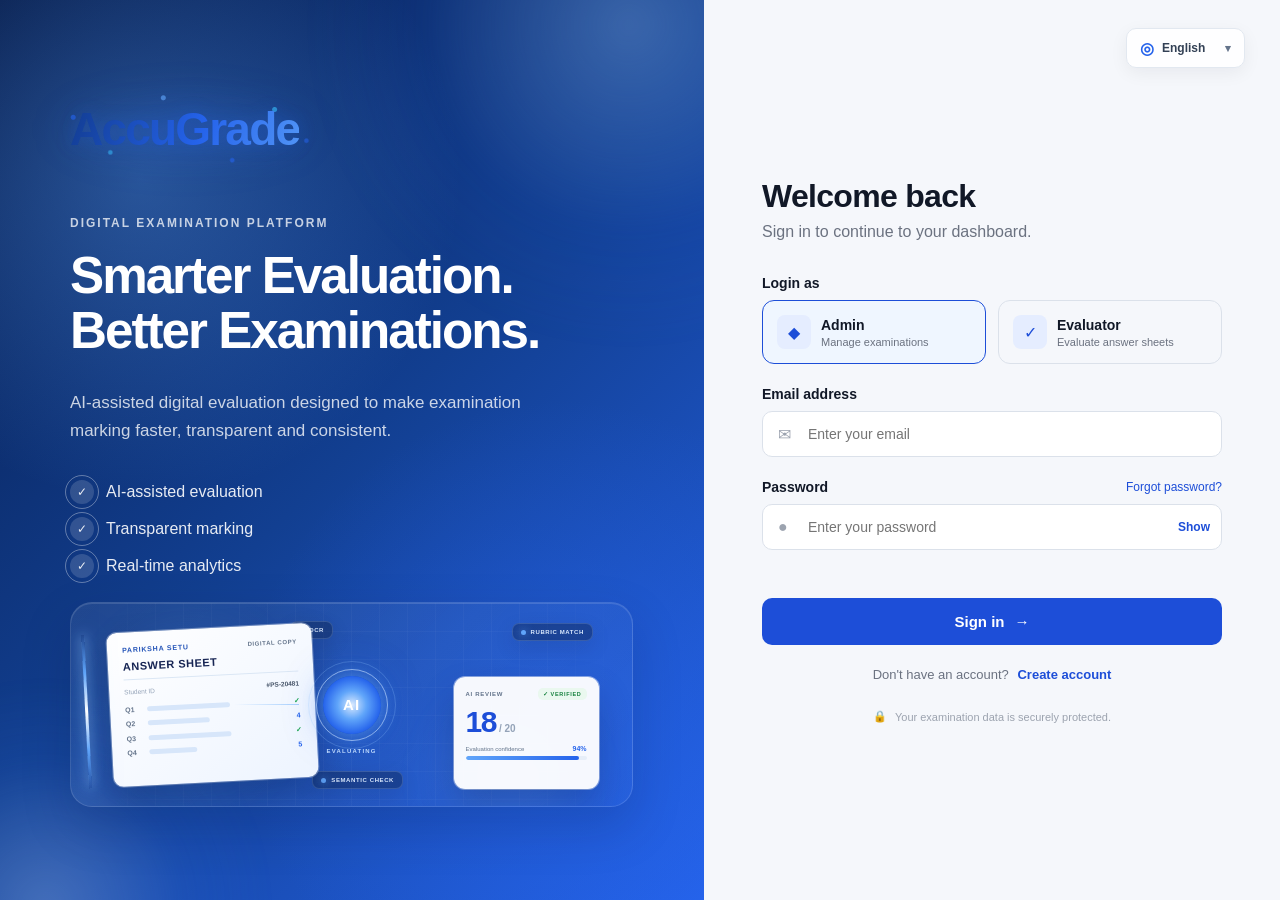
<file: index.html>
<!DOCTYPE html>
<html lang="en">

<head>
    <meta charset="UTF-8">

    <meta
        name="viewport"
        content="width=device-width, initial-scale=1.0"
    >

    <title>AccuGrade | Login</title>

    <!-- CSS -->
    <link rel="stylesheet" href="style.css">
</head>


<body>

    <!-- ==========================================
         MAIN LOGIN PAGE
    =========================================== -->

    <main class="login-page">


        <!-- ======================================
             LEFT BRANDING SECTION
        ======================================= -->

        <section class="brand-section">

            <div class="brand-content">


                <!-- =================================
                     LOGO
                ================================== -->
    
                         <div class="logo">
                         <span class="logo-text">AccuGrade</span>
                         </div>

                         <div class="mobile-logo">
    <span class="logo-text">AccuGrade</span>
</div>


                <!-- =================================
                     BRAND MESSAGE
                ================================== -->

                <div class="brand-message">

                    <p class="eyebrow">
                        DIGITAL EXAMINATION PLATFORM
                    </p>


                    <h1>
                        Smarter Evaluation.<br>
                        Better Examinations.
                    </h1>


                    <p class="description">
                        AI-assisted digital evaluation designed to make
                        examination marking faster, transparent and consistent.
                    </p>

                </div>


                <!-- =================================
                     FEATURES
                ================================== -->

                <div class="features">


                    <div class="feature">

                        <span>
                            ✓
                        </span>

                        <p>
                            AI-assisted evaluation
                        </p>

                    </div>


                    <div class="feature">

                        <span>
                            ✓
                        </span>

                        <p>
                            Transparent marking
                        </p>

                    </div>


                    <div class="feature">

                        <span>
                            ✓
                        </span>

                        <p>
                            Real-time analytics
                        </p>

                    </div>


                </div>


                <!-- ==========================================
                     AI EVALUATION VISUAL
                =========================================== -->

                <div
                    class="evaluation-visual"
                    aria-label="AI-assisted examination evaluation"
                >

                    <!-- Decorative background elements -->

                    <div class="visual-grid"></div>

                    <div class="visual-glow glow-one"></div>

                    <div class="visual-glow glow-two"></div>


                    <!-- =================================
                         ANSWER SHEET
                    ================================== -->

                    <div class="answer-sheet-card">

                        <div class="sheet-top">

                            <div class="sheet-brand">
                                PARIKSHA SETU
                            </div>

                            <div class="sheet-status">
                                DIGITAL COPY
                            </div>

                        </div>


                        <div class="sheet-title">
                            ANSWER SHEET
                        </div>


                        <div class="sheet-meta">

                            <span>
                                Student ID
                            </span>

                            <strong>
                                #PS-20481
                            </strong>

                        </div>


                        <div class="answer-lines">

                            <div class="answer-row">

                                <span class="question-number">
                                    Q1
                                </span>

                                <span class="answer-line long"></span>

                                <span class="check-mark">
                                    ✓
                                </span>

                            </div>


                            <div class="answer-row">

                                <span class="question-number">
                                    Q2
                                </span>

                                <span class="answer-line medium"></span>

                                <span class="mark-value">
                                    4
                                </span>

                            </div>


                            <div class="answer-row">

                                <span class="question-number">
                                    Q3
                                </span>

                                <span class="answer-line long"></span>

                                <span class="check-mark">
                                    ✓
                                </span>

                            </div>


                            <div class="answer-row">

                                <span class="question-number">
                                    Q4
                                </span>

                                <span class="answer-line short"></span>

                                <span class="mark-value">
                                    5
                                </span>

                            </div>

                        </div>


                        <!-- Scanning beam -->

                        <div class="scan-beam"></div>

                    </div>



                    <!-- =================================
                         AI PROCESSING CORE
                    ================================== -->

                    <div class="ai-processing">

                        <div class="ai-connection connection-one"></div>

                        <div class="ai-core">

                            <span class="ai-core-ring"></span>

                            <span class="ai-core-ring ring-two"></span>

                            <strong>
                                AI
                            </strong>

                        </div>

                        <div class="ai-label">
                            EVALUATING
                        </div>

                    </div>



                    <!-- =================================
                         AI DATA TAGS
                    ================================== -->

                    <div class="data-tag tag-ocr">

                        <span class="tag-dot"></span>

                        OCR

                    </div>


                    <div class="data-tag tag-semantic">

                        <span class="tag-dot"></span>

                        SEMANTIC CHECK

                    </div>


                    <div class="data-tag tag-rubric">

                        <span class="tag-dot"></span>

                        RUBRIC MATCH

                    </div>



                    <!-- =================================
                         RESULT CARD
                    ================================== -->

                    <div class="evaluation-result">

                        <div class="result-header">

                            <span>
                                AI REVIEW
                            </span>

                            <span class="verified-badge">
                                ✓ VERIFIED
                            </span>

                        </div>


                        <div class="result-score">

                            <strong>
                                18
                            </strong>

                            <span>
                                / 20
                            </span>

                        </div>


                        <div class="confidence">

                            <div class="confidence-label">

                                <span>
                                    Evaluation confidence
                                </span>

                                <strong>
                                    94%
                                </strong>

                            </div>


                            <div class="confidence-bar">

                                <span></span>

                            </div>

                        </div>

                    </div>



                    <!-- =================================
                         FLOW CONNECTION
                    ================================== -->

                    <div class="evaluation-flow">

                        <span></span>
                        <span></span>
                        <span></span>

                    </div>


                </div>


            </div>

        </section>



        <!-- ======================================
             LOGIN SECTION
        ======================================= -->

        <section class="login-section">


            <!-- =================================
                 LANGUAGE SELECTOR
            ================================== -->

            <div
                class="language-selector"
                id="languageSelector"
            >

                <button
                    type="button"
                    class="language-button"
                    id="languageButton"
                    aria-label="Change language"
                    aria-expanded="false"
                >

                    <span class="language-globe">
                        ◎
                    </span>

                    <span class="language-current">
                        English
                    </span>

                    <span class="language-arrow">
                        ▾
                    </span>

                </button>


                <div
                    class="language-menu"
                    id="languageMenu"
                >

                    <button
                        type="button"
                        class="language-option"
                        data-language="en"
                    >
                        English
                    </button>


                    <button
                        type="button"
                        class="language-option"
                        data-language="hi"
                    >
                        हिन्दी
                    </button>


                    <button
                        type="button"
                        class="language-option"
                        data-language="pa"
                    >
                        ਪੰਜਾਬੀ
                    </button>


                    <button
                        type="button"
                        class="language-option"
                        data-language="mr"
                    >
                        मराठी
                    </button>


                    <button
                        type="button"
                        class="language-option"
                        data-language="gu"
                    >
                        ગુજરાતી
                    </button>


                    <button
                        type="button"
                        class="language-option"
                        data-language="bn"
                    >
                        বাংলা
                    </button>


                    <button
                        type="button"
                        class="language-option"
                        data-language="ta"
                    >
                        தமிழ்
                    </button>


                    <button
                        type="button"
                        class="language-option"
                        data-language="te"
                    >
                        తెలుగు
                    </button>

                </div>

            </div>



            <!-- =================================
                 LOGIN CARD
            ================================== -->

            <div class="login-card">


                <!-- =================================
                     MOBILE LOGO
                ================================== -->

                <div class="mobile-logo">

                    <span class="logo-icon">
                        PS
                    </span>

                    <span class="logo-text">
                        AccuGrade
                    </span>

                </div>



                <!-- =================================
                     LOGIN HEADER
                ================================== -->

                <div class="login-header">

                    <h2>
                        Welcome back
                    </h2>

                    <p>
                        Sign in to continue to your dashboard.
                    </p>

                </div>



                <!-- =================================
                     LOGIN FORM
                ================================== -->

                <form id="loginForm">


                    <!-- =================================
                         ROLE SELECTION
                    ================================== -->

                    <div class="form-group">

                        <label>
                            Login as
                        </label>


                        <div class="role-selector">


                            <!-- ADMIN -->

                            <label class="role-option active">

                                <input
                                    type="radio"
                                    name="role"
                                    value="admin"
                                    checked
                                >


                                <span class="role-content">

                                    <span class="role-icon">
                                        ◆
                                    </span>


                                    <span>

                                        <strong>
                                            Admin
                                        </strong>

                                        <small>
                                            Manage examinations
                                        </small>

                                    </span>

                                </span>

                            </label>



                            <!-- EVALUATOR -->

                            <label class="role-option">

                                <input
                                    type="radio"
                                    name="role"
                                    value="evaluator"
                                >


                                <span class="role-content">

                                    <span class="role-icon">
                                        ✓
                                    </span>


                                    <span>

                                        <strong>
                                            Evaluator
                                        </strong>

                                        <small>
                                            Evaluate answer sheets
                                        </small>

                                    </span>

                                </span>

                            </label>


                        </div>

                    </div>



                    <!-- =================================
                         EMAIL
                    ================================== -->

                    <div class="form-group">

                        <label for="email">
                            Email address
                        </label>


                        <div class="input-wrapper">

                            <span class="input-icon">
                                ✉
                            </span>


                            <input
                                type="email"
                                id="email"
                                name="email"
                                placeholder="Enter your email"
                                autocomplete="email"
                                required
                            >

                        </div>

                    </div>



                    <!-- =================================
                         PASSWORD
                    ================================== -->

                    <div class="form-group">


                        <div class="password-label">

                            <label for="password">
                                Password
                            </label>


                            <a
                                href="#"
                                id="forgotPassword"
                            >
                                Forgot password?
                            </a>

                        </div>


                        <div class="input-wrapper">


                            <span class="input-icon">
                                ●
                            </span>


                            <input
                                type="password"
                                id="password"
                                name="password"
                                placeholder="Enter your password"
                                autocomplete="current-password"
                                required
                            >


                            <button
                                type="button"
                                class="password-toggle"
                                id="togglePassword"
                                aria-label="Show password"
                            >
                                Show
                            </button>


                        </div>

                    </div>



                    <!-- =================================
                         ERROR MESSAGE
                    ================================== -->

                    <p
                        id="loginError"
                        class="login-error"
                    ></p>



                    <!-- =================================
                         LOGIN BUTTON
                    ================================== -->

                    <button
                        type="submit"
                        class="login-button"
                    >

                        <span>
                            Sign in
                        </span>

                        <span>
                            →
                        </span>

                    </button>


                </form>



                <!-- =================================
                     CREATE ACCOUNT
                ================================== -->

                <div class="create-account">

                    <span>
                        Don't have an account?
                    </span>


                    <a href="register.html">
                        Create account
                    </a>

                </div>



                <!-- =================================
                     SECURITY MESSAGE
                ================================== -->

                <div class="security-note">

                    <span>
                        🔒
                    </span>


                    <p>
                        Your examination data is securely protected.
                    </p>

                </div>


            </div>

        </section>

    </main>



    <!-- ==========================================
         JAVASCRIPT
    =========================================== -->

    <!-- Existing login functionality -->
    <script src="login.js"></script>

    <!-- Language system -->
    <script src="language.js"></script>

</body>

</html>
</file>
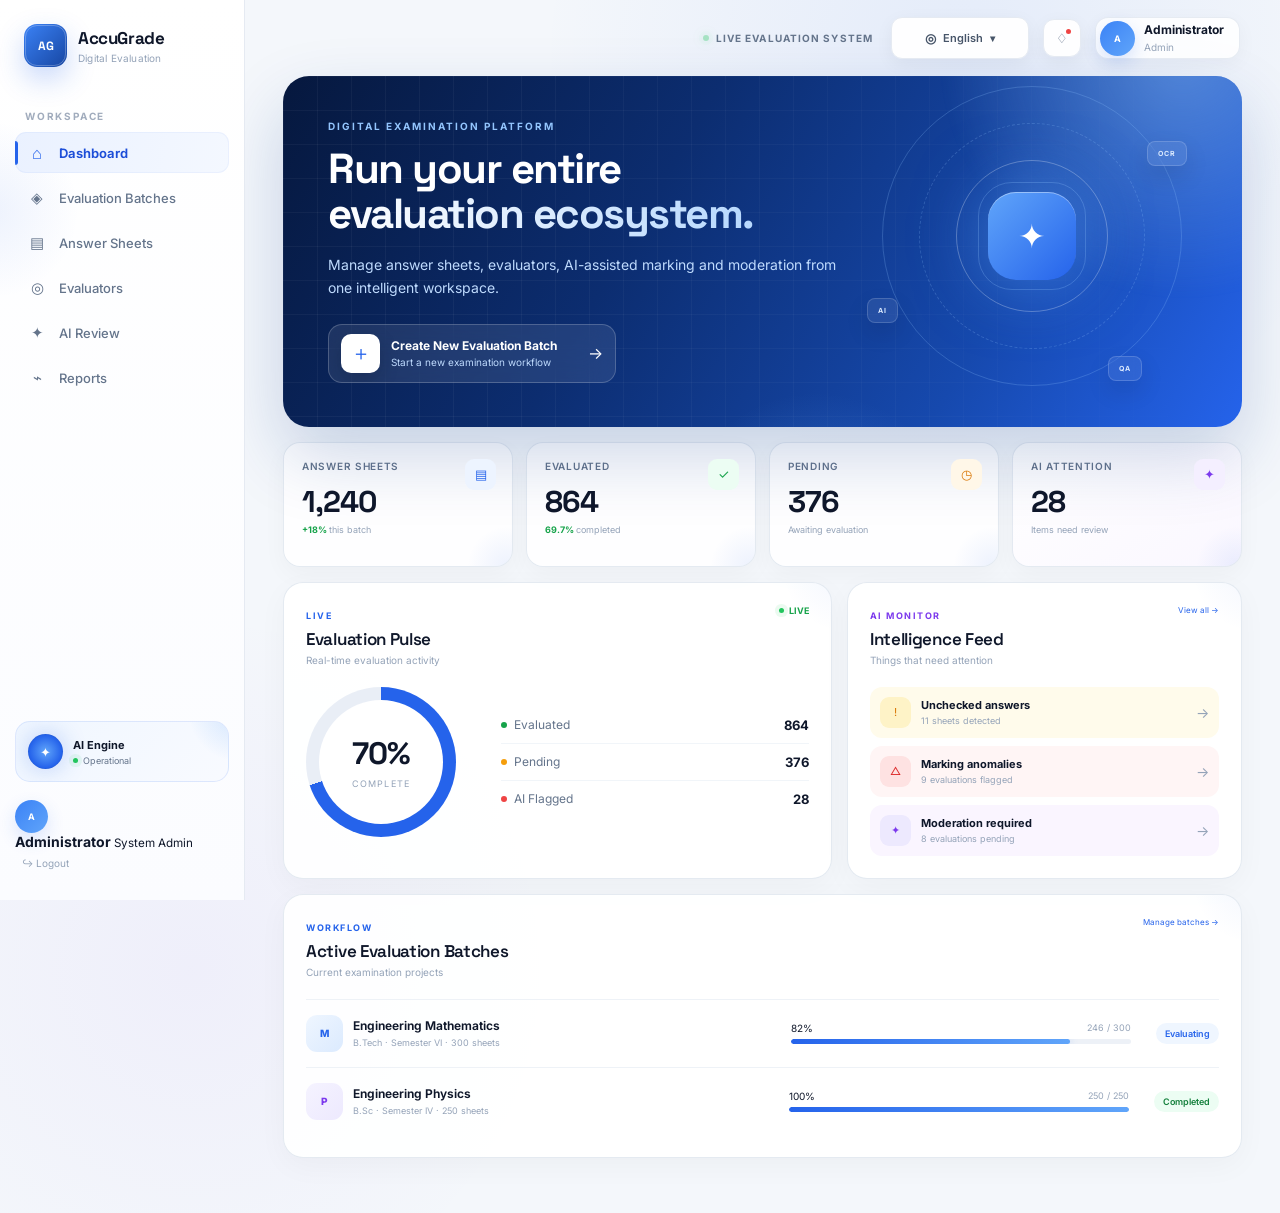
<file: admin.html>
<!DOCTYPE html>
<html lang="en">

<head>
    <meta charset="UTF-8">
    <meta name="viewport" content="width=device-width, initial-scale=1.0">

    <title>AccuGrade | Admin Command Center</title>

    <!-- YOUR EXISTING CSS -->
    <link rel="stylesheet" href="admin.css">
</head>

<body>

<div class="app">

    <!-- =====================================================
         SIDEBAR
    ====================================================== -->

    <aside class="sidebar">

        <!-- BRAND -->
        <!-- BRAND -->
<div class="brand">

    <div class="brand-mark">
        AG
    </div>

    <div>
        <h2>AccuGrade</h2>
        <span>Digital Evaluation</span>
    </div>

</div>


        <!-- NAVIGATION -->
        <div class="workspace-label">
            WORKSPACE
        </div>

        <nav>

            <button
                class="nav-link active"
                data-page="dashboard">

                <span>⌂</span>
                Dashboard

            </button>


            <button
                class="nav-link"
                data-page="batches">

                <span>◈</span>
                Evaluation Batches

            </button>


            <button
                class="nav-link"
                data-page="sheets">

                <span>▤</span>
                Answer Sheets

            </button>


            <button
                class="nav-link"
                data-page="evaluators">

                <span>◎</span>
                Evaluators

            </button>


            <button
                class="nav-link"
                data-page="ai-review">

                <span>✦</span>
                AI Review

            </button>


            <button
                class="nav-link"
                data-page="reports">

                <span>⌁</span>
                Reports

            </button>

        </nav>


        <!-- AI STATUS -->

        <div class="ai-status">

            <div class="ai-orbit">

                <div class="orbit-core">
                    ✦
                </div>

            </div>

            <div>

                <strong>
                    AI Engine
                </strong>

                <small>
                    <span class="status-dot"></span>
                    Operational
                </small>

            </div>

        </div>


        <!-- ADMIN PROFILE -->

        <div class="sidebar-bottom">

            <div class="admin-profile">

                <div class="avatar">
                    A
                </div>

                <div>

                    <strong>
                        Administrator
                    </strong>

                    <small>
                        System Admin
                    </small>

                </div>

            </div>


            <button class="logout">
                ↪ Logout
            </button>

        </div>

    </aside>



    <!-- =====================================================
         MAIN CONTENT
    ====================================================== -->

    <main class="main">


        <!-- TOPBAR -->

        <header class="topbar">

            <div class="system-pill">

                <span></span>

                LIVE EVALUATION SYSTEM

            </div>


            <div class="top-actions">

    <!-- =================================
         LANGUAGE SELECTOR
    ================================== -->

    <div
        class="language-selector"
        id="languageSelector"
    >

        <button
            type="button"
            class="language-button"
            id="languageButton"
            aria-label="Change language"
            aria-expanded="false"
        >

            <span class="language-globe">
                ◎
            </span>

            <span class="language-current">
                English
            </span>

            <span class="language-arrow">
                ▾
            </span>

        </button>


        <div
            class="language-menu"
            id="languageMenu"
        >

            <button
                type="button"
                class="language-option"
                data-language="en"
            >
                English
            </button>

            <button
                type="button"
                class="language-option"
                data-language="hi"
            >
                हिन्दी
            </button>

            <button
                type="button"
                class="language-option"
                data-language="pa"
            >
                ਪੰਜਾਬੀ
            </button>

            <button
                type="button"
                class="language-option"
                data-language="mr"
            >
                मराठी
            </button>

            <button
                type="button"
                class="language-option"
                data-language="gu"
            >
                ગુજરાતી
            </button>

            <button
                type="button"
                class="language-option"
                data-language="bn"
            >
                বাংলা
            </button>

            <button
                type="button"
                class="language-option"
                data-language="ta"
            >
                தமிழ்
            </button>

            <button
                type="button"
                class="language-option"
                data-language="te"
            >
                తెలుగు
            </button>

        </div>

    </div>


    <!-- EXISTING NOTIFICATION -->

    <button class="icon-button">

        ♢

        <i></i>

    </button>


                <div class="top-user">

                    <div class="avatar">
                        A
                    </div>

                    <div>

                        <strong>
                            Administrator
                        </strong>

                        <small>
                            Admin
                        </small>

                    </div>

                </div>

            </div>

        </header>



        <!-- =================================================
             DASHBOARD
        ================================================== -->

        <section
            id="dashboard"
            class="page active">


            <!-- HERO -->

            <div class="command-hero">

                <div class="hero-grid"></div>


                <div class="hero-content">

                    <div class="eyebrow">
                        AI EXAMINATION COMMAND CENTER
                    </div>


                    <h1>
                        Run your entire
                        <span>
                            evaluation ecosystem.
                        </span>
                    </h1>


                    <p>
                        Manage answer sheets, evaluators,
                        AI-assisted marking and moderation
                        from one intelligent workspace.
                    </p>


                    <!-- MAJOR ACTION -->

                    <button
                        class="create-batch-btn"
                        data-page="create-batch">

                        <span class="plus">
                            ＋
                        </span>

                        <span>

                            <strong>
                                Create New Evaluation Batch
                            </strong>

                            <small>
                                Start a new examination workflow
                            </small>

                        </span>

                        <b>
                            →
                        </b>

                    </button>

                </div>


                <!-- AI VISUAL -->

                <div class="ai-visual">

                    <div class="visual-ring ring-one"></div>

                    <div class="visual-ring ring-two"></div>

                    <div class="visual-ring ring-three"></div>


                    <div class="ai-brain">
                        ✦
                    </div>


                    <div class="floating-node node-one">
                        OCR
                    </div>

                    <div class="floating-node node-two">
                        AI
                    </div>

                    <div class="floating-node node-three">
                        QA
                    </div>

                </div>

            </div>



            <!-- =================================================
                 METRICS
            ================================================== -->

            <div class="metrics">


                <div class="metric-card">

                    <div class="metric-icon blue">
                        ▤
                    </div>

                    <span>
                        Answer Sheets
                    </span>

                    <strong>
                        1,240
                    </strong>

                    <small>
                        <b>
                            +18%
                        </b>
                        this batch
                    </small>

                </div>


                <div class="metric-card">

                    <div class="metric-icon green">
                        ✓
                    </div>

                    <span>
                        Evaluated
                    </span>

                    <strong>
                        864
                    </strong>

                    <small>
                        <b>
                            69.7%
                        </b>
                        completed
                    </small>

                </div>


                <div class="metric-card">

                    <div class="metric-icon orange">
                        ◷
                    </div>

                    <span>
                        Pending
                    </span>

                    <strong>
                        376
                    </strong>

                    <small>
                        Awaiting evaluation
                    </small>

                </div>


                <div class="metric-card ai-card">

                    <div class="metric-icon purple">
                        ✦
                    </div>

                    <span>
                        AI Attention
                    </span>

                    <strong>
                        28
                    </strong>

                    <small>
                        Items need review
                    </small>

                </div>


            </div>



            <!-- =================================================
                 DASHBOARD COMMAND GRID
            ================================================== -->

            <div class="command-grid">


                <!-- EVALUATION PULSE -->

                <div class="panel progress-panel">

                    <div class="panel-heading">

                        <div>

                            <span class="section-tag">
                                LIVE
                            </span>

                            <h2>
                                Evaluation Pulse
                            </h2>

                            <p>
                                Real-time evaluation activity
                            </p>

                        </div>


                        <span class="live-indicator">

                            <i></i>

                            LIVE

                        </span>

                    </div>


                    <div class="progress-content">


                        <div class="donut">

                            <div>

                                <strong>
                                    70%
                                </strong>

                                <span>
                                    COMPLETE
                                </span>

                            </div>

                        </div>


                        <div class="progress-stats">


                            <div>

                                <span>
                                    <i class="green-dot"></i>
                                    Evaluated
                                </span>

                                <strong>
                                    864
                                </strong>

                            </div>


                            <div>

                                <span>
                                    <i class="orange-dot"></i>
                                    Pending
                                </span>

                                <strong>
                                    376
                                </strong>

                            </div>


                            <div>

                                <span>
                                    <i class="red-dot"></i>
                                    AI Flagged
                                </span>

                                <strong>
                                    28
                                </strong>

                            </div>


                        </div>

                    </div>

                </div>



                <!-- AI INTELLIGENCE -->

                <div class="panel ai-panel">

                    <div class="panel-heading">

                        <div>

                            <span class="section-tag purple-tag">
                                AI MONITOR
                            </span>

                            <h2>
                                Intelligence Feed
                            </h2>

                            <p>
                                Things that need attention
                            </p>

                        </div>


                        <button
                            data-page="ai-review">

                            View all →

                        </button>

                    </div>


                    <div class="ai-feed">


                        <div class="feed-item warning">

                            <div class="feed-icon">
                                !
                            </div>

                            <div>

                                <strong>
                                    Unchecked answers
                                </strong>

                                <small>
                                    11 sheets detected
                                </small>

                            </div>

                            <span>
                                →
                            </span>

                        </div>


                        <div class="feed-item danger">

                            <div class="feed-icon">
                                △
                            </div>

                            <div>

                                <strong>
                                    Marking anomalies
                                </strong>

                                <small>
                                    9 evaluations flagged
                                </small>

                            </div>

                            <span>
                                →
                            </span>

                        </div>


                        <div class="feed-item purple">

                            <div class="feed-icon">
                                ✦
                            </div>

                            <div>

                                <strong>
                                    Moderation required
                                </strong>

                                <small>
                                    8 evaluations pending
                                </small>

                            </div>

                            <span>
                                →
                            </span>

                        </div>


                    </div>

                </div>

            </div>



            <!-- =================================================
                 ACTIVE BATCHES
            ================================================== -->

            <div class="panel batches-panel">

                <div class="panel-heading">

                    <div>

                        <span class="section-tag">
                            WORKFLOW
                        </span>

                        <h2>
                            Active Evaluation Batches
                        </h2>

                        <p>
                            Current examination projects
                        </p>

                    </div>


                    <button
                        data-page="batches">

                        Manage batches →

                    </button>

                </div>


                <div class="batch-list">


                    <!-- BATCH 1 -->

                    <div class="batch-row">

                        <div class="batch-main">

                            <div class="subject-icon">
                                M
                            </div>

                            <div>

                                <strong>
                                    Engineering Mathematics
                                </strong>

                                <small>
                                    B.Tech · Semester VI · 300 sheets
                                </small>

                            </div>

                        </div>


                        <div class="batch-progress">

                            <div>

                                <span>
                                    82%
                                </span>

                                <small>
                                    246 / 300
                                </small>

                            </div>

                            <div class="bar">

                                <i
                                    style="width:82%">
                                </i>

                            </div>

                        </div>


                        <span class="batch-status active-status">
                            Evaluating
                        </span>

                    </div>



                    <!-- BATCH 2 -->

                    <div class="batch-row">

                        <div class="batch-main">

                            <div class="subject-icon physics">
                                P
                            </div>

                            <div>

                                <strong>
                                    Engineering Physics
                                </strong>

                                <small>
                                    B.Sc · Semester IV · 250 sheets
                                </small>

                            </div>

                        </div>


                        <div class="batch-progress">

                            <div>

                                <span>
                                    100%
                                </span>

                                <small>
                                    250 / 250
                                </small>

                            </div>

                            <div class="bar">

                                <i
                                    style="width:100%">
                                </i>

                            </div>

                        </div>


                        <span class="batch-status completed-status">
                            Completed
                        </span>

                    </div>


                </div>

            </div>


        </section>



        <!-- =================================================
             CREATE NEW EVALUATION BATCH
        ================================================== -->

        <section
            id="create-batch"
            class="page">


            <div class="page-header">

                <div>

                    <span class="section-tag">
                        NEW WORKFLOW
                    </span>

                    <h1>
                        Create Evaluation Batch
                    </h1>

                    <p>
                        Start a complete digital examination
                        evaluation project.
                    </p>

                </div>

            </div>



            <!-- STEPPER -->

            <div class="stepper">


                <div class="step active">

                    <span>
                        01
                    </span>

                    Batch

                </div>


                <div class="step">

                    <span>
                        02
                    </span>

                    Answer Key

                </div>


                <div class="step">

                    <span>
                        03
                    </span>

                    Answer Sheets

                </div>


                <div class="step">

                    <span>
                        04
                    </span>

                    Evaluators

                </div>


                <div class="step">

                    <span>
                        05
                    </span>

                    Launch

                </div>


            </div>



            <div class="creation-grid">


                <!-- =================================================
                     LEFT SIDE
                ================================================== -->

                <div class="creation-main">


                    <!-- BATCH INFORMATION -->

                    <div class="creation-card">

                        <h2>
                            Batch Information
                        </h2>

                        <p class="card-description">
                            Create the identity of this examination
                            evaluation project.
                        </p>


                        <div class="form-grid">


                            <label>

                                Batch Name

                                <input
                                    type="text"
                                    placeholder="e.g. B.Tech Mathematics — Sem VI">

                            </label>


                            <label>

                                Subject

                                <input
                                    type="text"
                                    placeholder="e.g. Engineering Mathematics">

                            </label>


                            <label>

                                Examination

                                <input
                                    type="text"
                                    placeholder="e.g. End Semester Examination 2026">

                            </label>


                            <label>

                                Maximum Marks

                                <input
                                    type="number"
                                    placeholder="100">

                            </label>


                        </div>

                    </div>



                    <!-- ANSWER KEY -->

                    <div class="creation-card upload-card">

                        <div class="upload-heading">

                            <div>

                                <h2>
                                    Official Answer Key
                                </h2>

                                <p class="card-description">
                                    Upload the official answer key
                                    and marking scheme.
                                </p>

                            </div>


                            <span class="ai-badge">
                                ✦ AI EXTRACTION
                            </span>

                        </div>


                        <div class="dropzone">

                            <div class="upload-icon">
                                ↑
                            </div>


                            <strong>
                                Drop answer key here
                            </strong>


                            <span>
                                PDF, JPG or PNG · Max 25 MB
                            </span>


                            <button>
                                Browse files
                            </button>

                        </div>

                    </div>



                    <!-- ANSWER SHEETS -->

                    <div class="creation-card upload-card">

                        <div class="upload-heading">

                            <div>

                                <h2>
                                    Student Answer Sheets
                                </h2>

                                <p class="card-description">
                                    Upload scanned digital answer
                                    sheets in bulk.
                                </p>

                            </div>


                            <span class="ai-badge">
                                ✦ OCR READY
                            </span>

                        </div>


                        <div class="dropzone">

                            <div class="upload-icon">
                                ↑
                            </div>


                            <strong>
                                Drop answer sheets here
                            </strong>


                            <span>
                                Multiple PDF files supported
                            </span>


                            <button>
                                Upload sheets
                            </button>

                        </div>

                    </div>


                </div>



                <!-- =================================================
                     RIGHT SIDE
                ================================================== -->

                <aside class="creation-side">


                    <!-- EVALUATORS -->

                    <div class="assign-card">

                        <span class="section-tag">
                            EVALUATION TEAM
                        </span>


                        <h2>
                            Assign Evaluators
                        </h2>


                        <p>
                            Select teachers who will evaluate
                            this examination batch.
                        </p>


                        <!-- TEACHER 1 -->

                        <div class="teacher">

                            <div class="avatar teacher-avatar">
                                RS
                            </div>

                            <div>

                                <strong>
                                    Dr. Raj Sharma
                                </strong>

                                <small>
                                    Mathematics
                                </small>

                            </div>


                            <input
                                type="checkbox"
                                checked>

                        </div>


                        <!-- TEACHER 2 -->

                        <div class="teacher">

                            <div class="avatar teacher-avatar">
                                AP
                            </div>

                            <div>

                                <strong>
                                    Prof. Anjali Patel
                                </strong>

                                <small>
                                    Mathematics
                                </small>

                            </div>


                            <input
                                type="checkbox">

                        </div>


                        <!-- TEACHER 3 -->

                        <div class="teacher">

                            <div class="avatar teacher-avatar">
                                VK
                            </div>

                            <div>

                                <strong>
                                    Dr. Vivek Kumar
                                </strong>

                                <small>
                                    Mathematics
                                </small>

                            </div>


                            <input
                                type="checkbox">

                        </div>


                        <button class="assign-button">
                            + Add Evaluator
                        </button>

                    </div>



                    <!-- AI CONFIGURATION -->

                    <div class="ai-config">

                        <span class="section-tag purple-tag">
                            AI CONFIGURATION
                        </span>


                        <h2>
                            Intelligent Evaluation
                        </h2>


                        <!-- AI MARKING -->

                        <label class="toggle-row">

                            <span>

                                AI-assisted marking

                                <small>
                                    Compare answers with key
                                </small>

                            </span>

                            <input
                                type="checkbox"
                                checked>

                        </label>


                        <!-- UNCHECKED ANSWERS -->

                        <label class="toggle-row">

                            <span>

                                Detect unchecked answers

                                <small>
                                    Automatically flag omissions
                                </small>

                            </span>

                            <input
                                type="checkbox"
                                checked>

                        </label>


                        <!-- ANOMALIES -->

                        <label class="toggle-row">

                            <span>

                                Detect marking anomalies

                                <small>
                                    Identify unusual scoring
                                </small>

                            </span>

                            <input
                                type="checkbox"
                                checked>

                        </label>


                        <!-- UNUSUAL SCORING -->

                        <label class="toggle-row">

                            <span>

                                Detect unusual scoring

                                <small>
                                    Flag inconsistent evaluation
                                </small>

                            </span>

                            <input
                                type="checkbox"
                                checked>

                        </label>

                    </div>



                    <!-- LAUNCH -->

                    <button class="launch-button">

                        <span>
                            ✦
                        </span>

                        Launch Evaluation Batch

                        <b>
                            →
                        </b>

                    </button>


                </aside>


            </div>


        </section>



        <!-- =================================================
             EVALUATION BATCHES
        ================================================== -->

        <section
            id="batches"
            class="page simple-page">

            <span class="section-tag">
                WORKFLOW
            </span>


            <h1>
                Evaluation Batches
            </h1>


            <p>
                Manage active and completed examination
                evaluation projects.
            </p>


            <button
                class="big-action"
                data-page="create-batch">

                ＋ Create New Evaluation Batch

            </button>


            <div class="panel">

                <h2>
                    Current Projects
                </h2>


                <div class="batch-list">


                    <div class="batch-row">

                        <div class="batch-main">

                            <div class="subject-icon">
                                M
                            </div>

                            <div>

                                <strong>
                                    Engineering Mathematics
                                </strong>

                                <small>
                                    B.Tech · Semester VI
                                </small>

                            </div>

                        </div>


                        <div class="batch-progress">

                            <div>

                                <span>
                                    82%
                                </span>

                                <small>
                                    246 / 300
                                </small>

                            </div>

                            <div class="bar">

                                <i
                                    style="width:82%">
                                </i>

                            </div>

                        </div>


                        <span class="batch-status active-status">
                            Evaluating
                        </span>

                    </div>


                </div>

            </div>

        </section>



        <!-- =================================================
             ANSWER SHEETS
        ================================================== -->

        <section
            id="sheets"
            class="page simple-page">

            <span class="section-tag">
                DIGITAL EVALUATION
            </span>


            <h1>
                Answer Sheets
            </h1>


            <p>
                Review and manage digitally submitted
                answer sheets.
            </p>


            <div class="panel">

                <h2>
                    Answer Sheet Processing
                </h2>

                <p>
                    Uploaded sheets, OCR processing,
                    evaluation status and flagged responses
                    will appear here.
                </p>

            </div>

        </section>



        <!-- =================================================
             EVALUATORS
        ================================================== -->

        <section
            id="evaluators"
            class="page simple-page">

            <span class="section-tag">
                EXAMINERS
            </span>


            <h1>
                Evaluator Management
            </h1>


            <p>
                Manage teacher assignments and
                evaluation workloads.
            </p>


            <div class="panel">

                <h2>
                    Evaluation Team
                </h2>


                <div class="teacher">

                    <div class="avatar teacher-avatar">
                        RS
                    </div>

                    <div>

                        <strong>
                            Dr. Raj Sharma
                        </strong>

                        <small>
                            Mathematics · 120 assigned sheets
                        </small>

                    </div>

                </div>


                <div class="teacher">

                    <div class="avatar teacher-avatar">
                        AP
                    </div>

                    <div>

                        <strong>
                            Prof. Anjali Patel
                        </strong>

                        <small>
                            Mathematics · 96 assigned sheets
                        </small>

                    </div>

                </div>


            </div>

        </section>



        <!-- =================================================
             AI REVIEW
        ================================================== -->

        <section
            id="ai-review"
            class="page simple-page">

            <span class="section-tag purple-tag">
                AI INTELLIGENCE
            </span>


            <h1>
                AI Review Center
            </h1>


            <p>
                Review AI-detected anomalies,
                unchecked answers and unusual scoring.
            </p>


            <div class="command-grid">


                <div class="panel">

                    <span class="section-tag">
                        11 FLAGS
                    </span>

                    <h2>
                        Unchecked Answers
                    </h2>

                    <p>
                        AI detected potentially unanswered
                        questions in submitted sheets.
                    </p>

                </div>


                <div class="panel">

                    <span class="section-tag">
                        9 FLAGS
                    </span>

                    <h2>
                        Marking Anomalies
                    </h2>

                    <p>
                        Evaluations requiring examiner
                        or moderator review.
                    </p>

                </div>


            </div>

        </section>



        <!-- =================================================
             REPORTS
        ================================================== -->

        <section
            id="reports"
            class="page simple-page">

            <span class="section-tag">
                ANALYTICS
            </span>


            <h1>
                Reports & Analytics
            </h1>


            <p>
                Generate evaluation and examiner
                performance reports.
            </p>


            <div class="command-grid">


                <div class="panel">

                    <h2>
                        Evaluation Analytics
                    </h2>

                    <p>
                        Completion rates, pending evaluations,
                        AI flags and result processing.
                    </p>

                </div>


                <div class="panel">

                    <h2>
                        Examiner Performance
                    </h2>

                    <p>
                        Evaluation workload,
                        consistency and moderation activity.
                    </p>

                </div>


            </div>

        </section>


    </main>

</div>


<!-- =====================================================
     YOUR EXISTING JAVASCRIPT
====================================================== -->

<script src="language.js"></script>
<script src="admin.js"></script>

</body>
</html>
</file>
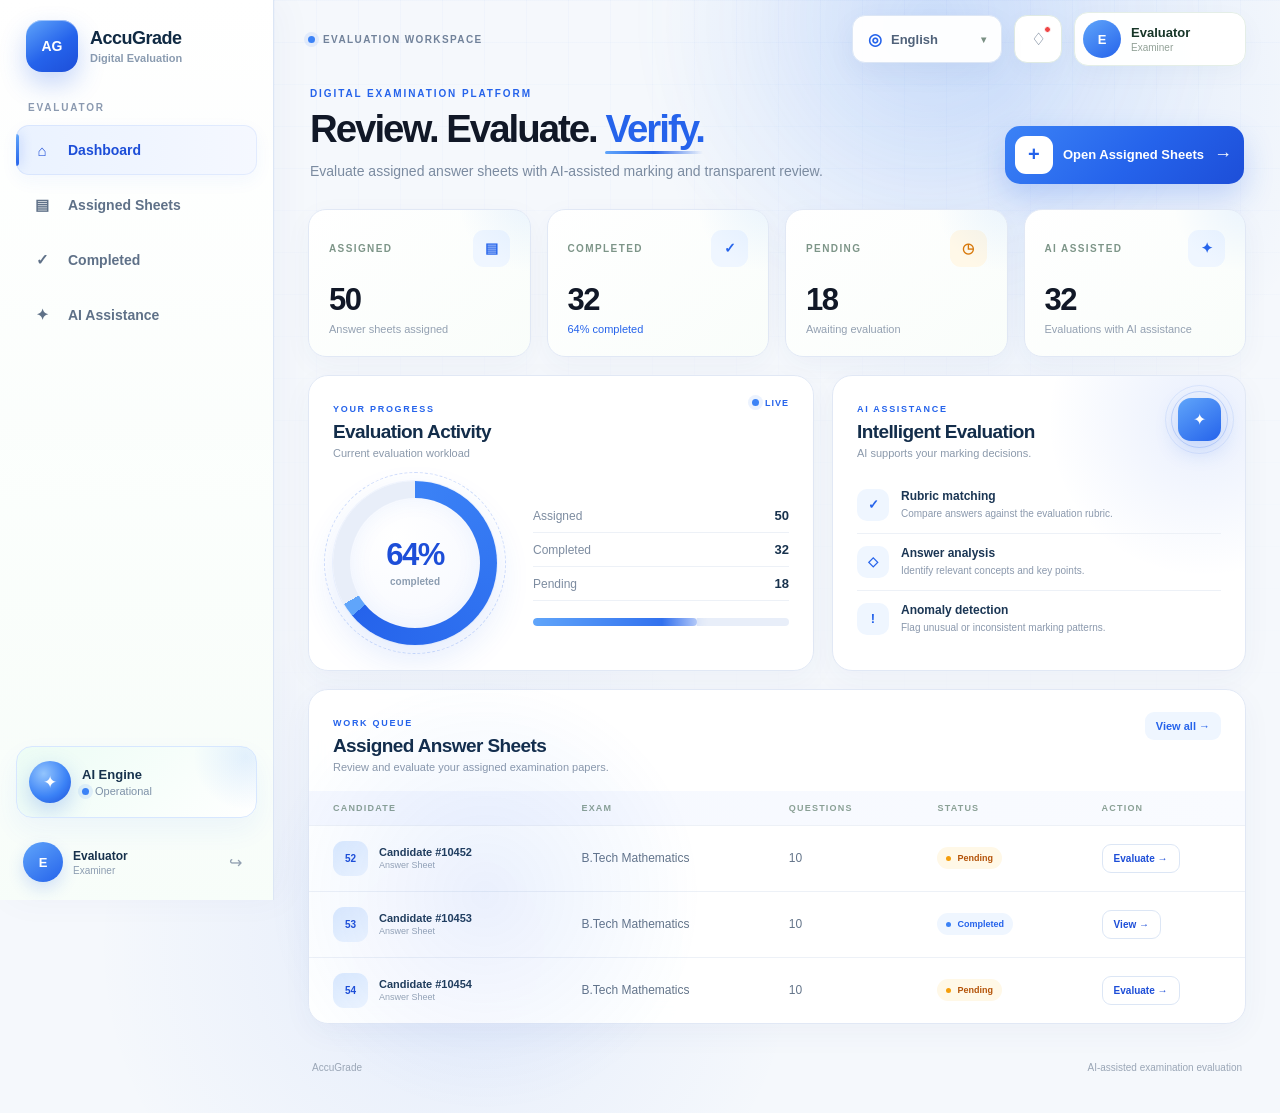
<file: evaluator.html>
<!DOCTYPE html>
<html lang="en">

<head>
    <meta charset="UTF-8">
    <meta name="viewport" content="width=device-width, initial-scale=1.0">

    <title>AccuGrade | Evaluator</title>

    <link rel="stylesheet" href="evaluator.css">
</head>

<body>

    <!-- =====================================================
         APP SHELL
    ====================================================== -->

    <div class="app-shell">

        <!-- =================================================
             SIDEBAR
        ================================================== -->

        <aside class="sidebar">

            <div class="brand">

    <div class="brand-mark">
        AG
    </div>

    <div class="brand-copy">
        <strong>AccuGrade</strong>
        <span>Digital Evaluation</span>
    </div>

</div>


            <div class="sidebar-section-label">
                EVALUATOR
            </div>


            <nav class="sidebar-nav">

                <button class="nav-item active" data-section="dashboard">
                    <span class="nav-icon">⌂</span>
                    <span>Dashboard</span>
                </button>

                <button class="nav-item" data-section="assigned">
                    <span class="nav-icon">▤</span>
                    <span>Assigned Sheets</span>
                </button>

                <button class="nav-item" data-section="completed">
                    <span class="nav-icon">✓</span>
                    <span>Completed</span>
                </button>

                <button class="nav-item" data-section="ai-assistance">
                    <span class="nav-icon">✦</span>
                    <span>AI Assistance</span>
                </button>

            </nav>


            <!-- AI STATUS -->

            <div class="ai-status-card">

                <div class="ai-status-icon">
                    ✦
                </div>

                <div class="ai-status-content">
                    <strong>AI Engine</strong>

                    <span>
                        <i></i>
                        Operational
                    </span>
                </div>

            </div>


            <!-- USER -->

            <div class="sidebar-user">

                <div class="user-avatar">
                    E
                </div>

                <div class="user-details">
                    <strong>Evaluator</strong>
                    <span>Examiner</span>
                </div>

                <button
                    class="logout-button"
                    id="logoutButton"
                    title="Logout"
                >
                    ↪
                </button>

            </div>

        </aside>


        <!-- =================================================
             MAIN AREA
        ================================================== -->

        <main class="main-content">


            <!-- =================================================
                 TOPBAR
            ================================================== -->

            <header class="topbar">

                <div class="topbar-left">

                    <div class="system-status">
                        <span></span>
                        EVALUATION WORKSPACE
                    </div>

                </div>


                <div class="topbar-right">

                    <!-- LANGUAGE -->

                    <div
                        class="language-selector"
                        id="languageSelector"
                    >

                        <button
                            type="button"
                            class="language-button"
                            id="languageButton"
                            aria-label="Change language"
                            aria-expanded="false"
                        >

                            <span class="language-globe">
                                ◎
                            </span>

                            <span class="language-current">
                                English
                            </span>

                            <span class="language-arrow">
                                ▾
                            </span>

                        </button>


                        <div
                            class="language-menu"
                            id="languageMenu"
                        >

                            <button
                                type="button"
                                class="language-option"
                                data-language="en"
                            >
                                English
                            </button>

                            <button
                                type="button"
                                class="language-option"
                                data-language="hi"
                            >
                                हिन्दी
                            </button>

                            <button
                                type="button"
                                class="language-option"
                                data-language="pa"
                            >
                                ਪੰਜਾਬੀ
                            </button>

                            <button
                                type="button"
                                class="language-option"
                                data-language="mr"
                            >
                                मराठी
                            </button>

                            <button
                                type="button"
                                class="language-option"
                                data-language="gu"
                            >
                                ગુજરાતી
                            </button>

                            <button
                                type="button"
                                class="language-option"
                                data-language="bn"
                            >
                                বাংলা
                            </button>

                            <button
                                type="button"
                                class="language-option"
                                data-language="ta"
                            >
                                தமிழ்
                            </button>

                            <button
                                type="button"
                                class="language-option"
                                data-language="te"
                            >
                                తెలుగు
                            </button>

                        </div>

                    </div>


                    <!-- NOTIFICATION -->

                    <button
                        class="notification-button"
                        id="notificationButton"
                        aria-label="Notifications"
                    >
                        ♢
                        <span></span>
                    </button>


                    <!-- PROFILE -->

                    <div class="top-profile">

                        <div class="top-avatar">
                            E
                        </div>

                        <div class="top-profile-info">

                            <strong>
                                Evaluator
                            </strong>

                            <span>
                                Examiner
                            </span>

                        </div>

                    </div>

                </div>

            </header>


            <!-- =================================================
                 DASHBOARD
            ================================================== -->

            <section
                class="page-section active"
                id="dashboardSection"
            >


                <!-- PAGE HEADER -->

                <div class="page-header">

                    <div>

                        <div class="eyebrow">
                            EVALUATOR WORKSPACE
                        </div>

                        <h1>
                            Review. Evaluate. <span>Verify.</span>
                        </h1>

                        <p>
                            Evaluate assigned answer sheets with
                            AI-assisted marking and transparent review.
                        </p>

                    </div>


                    <button
                        class="primary-button"
                        id="openAssignedButton"
                    >

                        <span class="button-icon">
                            +
                        </span>

                        Open Assigned Sheets

                        <span class="button-arrow">
                            →
                        </span>

                    </button>

                </div>


                <!-- =================================================
                     STATISTICS
                ================================================== -->

                <div class="stats-grid">

                    <div class="stat-card">

                        <div class="stat-top">

                            <span class="stat-label">
                                ASSIGNED
                            </span>

                            <div class="stat-icon blue">
                                ▤
                            </div>

                        </div>

                        <strong class="stat-number">
                            50
                        </strong>

                        <span class="stat-description">
                            Answer sheets assigned
                        </span>

                    </div>


                    <div class="stat-card">

                        <div class="stat-top">

                            <span class="stat-label">
                                COMPLETED
                            </span>

                            <div class="stat-icon green">
                                ✓
                            </div>

                        </div>

                        <strong class="stat-number">
                            32
                        </strong>

                        <span class="stat-description success-text">
                            64% completed
                        </span>

                    </div>


                    <div class="stat-card">

                        <div class="stat-top">

                            <span class="stat-label">
                                PENDING
                            </span>

                            <div class="stat-icon orange">
                                ◷
                            </div>

                        </div>

                        <strong class="stat-number">
                            18
                        </strong>

                        <span class="stat-description">
                            Awaiting evaluation
                        </span>

                    </div>


                    <div class="stat-card">

                        <div class="stat-top">

                            <span class="stat-label">
                                AI ASSISTED
                            </span>

                            <div class="stat-icon purple">
                                ✦
                            </div>

                        </div>

                        <strong class="stat-number">
                            32
                        </strong>

                        <span class="stat-description">
                            Evaluations with AI assistance
                        </span>

                    </div>

                </div>


                <!-- =================================================
                     WORKSPACE GRID
                ================================================== -->

                <div class="dashboard-grid">


                    <!-- EVALUATION PROGRESS -->

                    <div class="panel progress-panel">

                        <div class="panel-header">

                            <div>

                                <span class="panel-eyebrow">
                                    YOUR PROGRESS
                                </span>

                                <h2>
                                    Evaluation Activity
                                </h2>

                                <p>
                                    Current evaluation workload
                                </p>

                            </div>

                            <span class="live-badge">
                                <i></i>
                                LIVE
                            </span>

                        </div>


                        <div class="progress-content">

                            <div class="progress-ring">

                                <div class="progress-ring-inner">

                                    <strong>
                                        64%
                                    </strong>

                                    <span>
                                        completed
                                    </span>

                                </div>

                            </div>


                            <div class="progress-details">

                                <div class="progress-row">

                                    <span>
                                        Assigned
                                    </span>

                                    <strong>
                                        50
                                    </strong>

                                </div>

                                <div class="progress-row">

                                    <span>
                                        Completed
                                    </span>

                                    <strong class="green-text">
                                        32
                                    </strong>

                                </div>

                                <div class="progress-row">

                                    <span>
                                        Pending
                                    </span>

                                    <strong class="orange-text">
                                        18
                                    </strong>

                                </div>

                                <div class="progress-bar">

                                    <span style="width: 64%;"></span>

                                </div>

                            </div>

                        </div>

                    </div>


                    <!-- AI ASSISTANCE -->

                    <div class="panel ai-panel">

                        <div class="panel-header">

                            <div>

                                <span class="panel-eyebrow purple-eyebrow">
                                    AI ASSISTANCE
                                </span>

                                <h2>
                                    Intelligent Evaluation
                                </h2>

                                <p>
                                    AI supports your marking decisions.
                                </p>

                            </div>

                            <div class="ai-mini-icon">
                                ✦
                            </div>

                        </div>


                        <div class="ai-features">

                            <div class="ai-feature">

                                <div class="feature-icon">
                                    ✓
                                </div>

                                <div>
                                    <strong>
                                        Rubric matching
                                    </strong>

                                    <span>
                                        Compare answers against the
                                        evaluation rubric.
                                    </span>
                                </div>

                            </div>


                            <div class="ai-feature">

                                <div class="feature-icon">
                                    ◇
                                </div>

                                <div>
                                    <strong>
                                        Answer analysis
                                    </strong>

                                    <span>
                                        Identify relevant concepts
                                        and key points.
                                    </span>
                                </div>

                            </div>


                            <div class="ai-feature">

                                <div class="feature-icon">
                                    !
                                </div>

                                <div>
                                    <strong>
                                        Anomaly detection
                                    </strong>

                                    <span>
                                        Flag unusual or inconsistent
                                        marking patterns.
                                    </span>
                                </div>

                            </div>

                        </div>

                    </div>

                </div>


                <!-- =================================================
                     ASSIGNED ANSWER SHEETS
                ================================================== -->

                <div class="panel sheets-panel">

                    <div class="panel-header">

                        <div>

                            <span class="panel-eyebrow">
                                WORK QUEUE
                            </span>

                            <h2>
                                Assigned Answer Sheets
                            </h2>

                            <p>
                                Review and evaluate your assigned
                                examination papers.
                            </p>

                        </div>


                        <button
                            class="secondary-button"
                            id="viewAllButton"
                        >
                            View all →
                        </button>

                    </div>


                    <div class="table-wrapper">

                        <table>

                            <thead>

                                <tr>

                                    <th>
                                        CANDIDATE
                                    </th>

                                    <th>
                                        EXAM
                                    </th>

                                    <th>
                                        QUESTIONS
                                    </th>

                                    <th>
                                        STATUS
                                    </th>

                                    <th>
                                        ACTION
                                    </th>

                                </tr>

                            </thead>


                            <tbody>

                                <tr>

                                    <td>

                                        <div class="candidate-cell">

                                            <div class="candidate-avatar">
                                                52
                                            </div>

                                            <div>
                                                <strong>
                                                    Candidate #10452
                                                </strong>

                                                <span>
                                                    Answer Sheet
                                                </span>
                                            </div>

                                        </div>

                                    </td>


                                    <td>
                                        B.Tech Mathematics
                                    </td>


                                    <td>
                                        10
                                    </td>


                                    <td>

                                        <span class="status pending">
                                            Pending
                                        </span>

                                    </td>


                                    <td>

                                        <button
                                            class="table-action evaluate-action"
                                            data-candidate="10452"
                                        >
                                            Evaluate →
                                        </button>

                                    </td>

                                </tr>


                                <tr>

                                    <td>

                                        <div class="candidate-cell">

                                            <div class="candidate-avatar">
                                                53
                                            </div>

                                            <div>
                                                <strong>
                                                    Candidate #10453
                                                </strong>

                                                <span>
                                                    Answer Sheet
                                                </span>
                                            </div>

                                        </div>

                                    </td>


                                    <td>
                                        B.Tech Mathematics
                                    </td>


                                    <td>
                                        10
                                    </td>


                                    <td>

                                        <span class="status completed">
                                            Completed
                                        </span>

                                    </td>


                                    <td>

                                        <button
                                            class="table-action view-action"
                                            data-candidate="10453"
                                        >
                                            View →
                                        </button>

                                    </td>

                                </tr>


                                <tr>

                                    <td>

                                        <div class="candidate-cell">

                                            <div class="candidate-avatar">
                                                54
                                            </div>

                                            <div>
                                                <strong>
                                                    Candidate #10454
                                                </strong>

                                                <span>
                                                    Answer Sheet
                                                </span>
                                            </div>

                                        </div>

                                    </td>


                                    <td>
                                        B.Tech Mathematics
                                    </td>


                                    <td>
                                        10
                                    </td>


                                    <td>

                                        <span class="status pending">
                                            Pending
                                        </span>

                                    </td>


                                    <td>

                                        <button
                                            class="table-action evaluate-action"
                                            data-candidate="10454"
                                        >
                                            Evaluate →
                                        </button>

                                    </td>

                                </tr>

                            </tbody>

                        </table>

                    </div>

                </div>


            </section>


            <!-- =================================================
                 ASSIGNED SHEETS PAGE
            ================================================== -->

            <section
                class="page-section"
                id="assignedSection"
            >

                <div class="page-header simple">

                    <div>

                        <div class="eyebrow">
                            WORK QUEUE
                        </div>

                        <h1>
                            Assigned <span>Answer Sheets</span>
                        </h1>

                        <p>
                            Answer sheets currently assigned to you.
                        </p>

                    </div>

                </div>


                <div class="panel">

                    <div class="empty-placeholder">

                        <div class="placeholder-icon">
                            ▤
                        </div>

                        <h2>
                            Assigned Answer Sheets
                        </h2>

                        <p>
                            Your assigned answer sheets will appear
                            here.
                        </p>

                    </div>

                </div>

            </section>


            <!-- =================================================
                 COMPLETED PAGE
            ================================================== -->

            <section
                class="page-section"
                id="completedSection"
            >

                <div class="page-header simple">

                    <div>

                        <div class="eyebrow">
                            EVALUATION HISTORY
                        </div>

                        <h1>
                            Completed <span>Evaluations</span>
                        </h1>

                        <p>
                            Review evaluations that you have already
                            submitted.
                        </p>

                    </div>

                </div>


                <div class="panel">

                    <div class="empty-placeholder">

                        <div class="placeholder-icon green-placeholder">
                            ✓
                        </div>

                        <h2>
                            Completed Evaluations
                        </h2>

                        <p>
                            Your completed evaluations will appear
                            here.
                        </p>

                    </div>

                </div>

            </section>


            <!-- =================================================
                 AI ASSISTANCE PAGE
            ================================================== -->

            <section
                class="page-section"
                id="aiAssistanceSection"
            >

                <div class="page-header simple">

                    <div>

                        <div class="eyebrow purple-eyebrow">
                            AI SUPPORT
                        </div>

                        <h1>
                            AI <span>Assistance</span>
                        </h1>

                        <p>
                            AI tools available during answer
                            evaluation.
                        </p>

                    </div>

                </div>


                <div class="ai-tools-grid">

                    <div class="ai-tool-card">

                        <div class="ai-tool-icon">
                            ✦
                        </div>

                        <h3>
                            Rubric Matching
                        </h3>

                        <p>
                            Compare student responses against the
                            official evaluation rubric.
                        </p>

                        <span class="tool-status">
                            Available
                        </span>

                    </div>


                    <div class="ai-tool-card">

                        <div class="ai-tool-icon">
                            ◇
                        </div>

                        <h3>
                            Answer Analysis
                        </h3>

                        <p>
                            Identify relevant concepts and important
                            answer points.
                        </p>

                        <span class="tool-status">
                            Available
                        </span>

                    </div>


                    <div class="ai-tool-card">

                        <div class="ai-tool-icon">
                            !
                        </div>

                        <h3>
                            Marking Anomaly Detection
                        </h3>

                        <p>
                            Detect unusual scoring patterns that may
                            require review.
                        </p>

                        <span class="tool-status">
                            Available
                        </span>

                    </div>

                </div>

            </section>


            <!-- =================================================
                 FOOTER
            ================================================== -->

            <footer class="app-footer">

                <span>
                    AccuGrade
                </span>

                <span>
                    AI-assisted examination evaluation
                </span>

            </footer>

        </main>

    </div>


    <!-- =====================================================
         SCRIPTS
    ====================================================== -->

    <script src="language.js"></script>
    <script src="evaluator.js"></script>

</body>

</html>
</file>
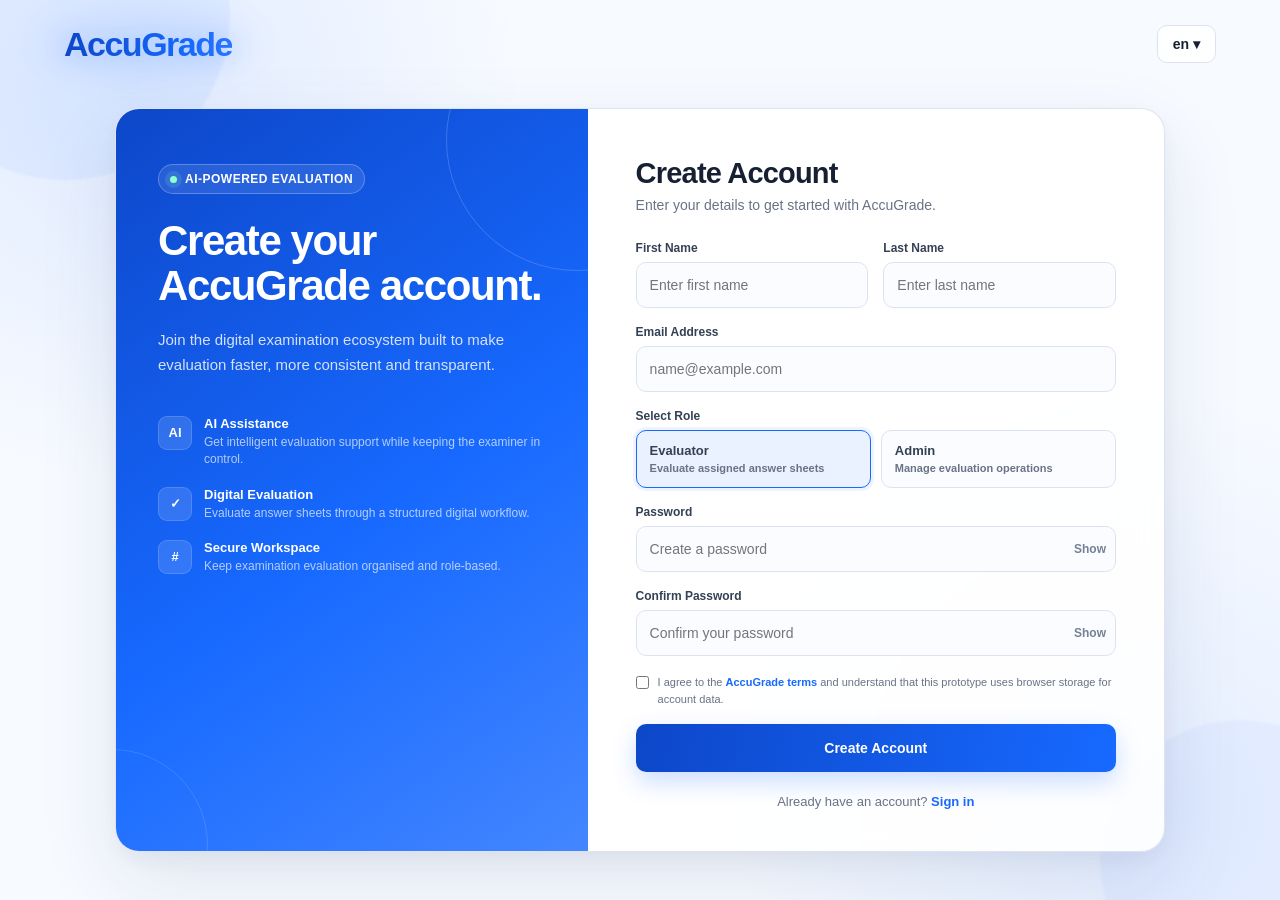
<file: register.html>
<!DOCTYPE html>
<html lang="en">
<head>
    <meta charset="UTF-8">

    <meta name="viewport" content="width=device-width, initial-scale=1.0">

    <title>AccuGrade | Create Account</title>

    <style>
        * {
            margin: 0;
            padding: 0;
            box-sizing: border-box;
        }

        :root {
            --blue: #1769ff;
            --blue-dark: #0d47c9;
            --blue-light: #eaf2ff;
            --text: #172033;
            --muted: #687386;
            --border: #dce3ef;
            --white: #ffffff;
            --danger: #e5484d;
            --success: #16875a;
        }

        body {
            min-height: 100vh;
            font-family: Inter, "Segoe UI", Arial, sans-serif;
            color: var(--text);
            background:
                radial-gradient(circle at 10% 10%, rgba(23, 105, 255, 0.10), transparent 28%),
                radial-gradient(circle at 90% 90%, rgba(23, 105, 255, 0.08), transparent 30%),
                #f7faff;
            overflow-x: hidden;
        }

        /* =========================
           BACKGROUND
        ========================= */

        .background {
            position: fixed;
            inset: 0;
            pointer-events: none;
            overflow: hidden;
            z-index: 0;
        }

        .orb {
            position: absolute;
            border-radius: 50%;
            filter: blur(1px);
            opacity: 0.55;
        }

        .orb.one {
            width: 330px;
            height: 330px;
            background: rgba(23, 105, 255, 0.10);
            top: -150px;
            left: -100px;
            animation: orbFloat1 8s ease-in-out infinite;
        }

        .orb.two {
            width: 280px;
            height: 280px;
            background: rgba(77, 139, 255, 0.10);
            right: -100px;
            bottom: -100px;
            animation: orbFloat2 10s ease-in-out infinite;
        }

        @keyframes orbFloat1 {
            0%, 100% {
                transform: translate(0, 0);
            }
            50% {
                transform: translate(30px, 25px);
            }
        }

        @keyframes orbFloat2 {
            0%, 100% {
                transform: translate(0, 0);
            }
            50% {
                transform: translate(-25px, -30px);
            }
        }

        /* =========================
           TOP BAR
        ========================= */

        .topbar {
            position: relative;
            z-index: 5;
            width: 100%;
            padding: 25px 5%;
            display: flex;
            justify-content: space-between;
            align-items: center;
        }

        /* ACCUGRADE LOGO */

        .logo {
            position: relative;
            display: inline-flex;
            isolation: isolate;
        }

        .logo-text {
            position: relative;
            font-size: 34px;
            line-height: 1;
            font-weight: 850;
            letter-spacing: -1.5px;

            background: linear-gradient(
                90deg,
                #0d47c9,
                #1769ff,
                #4d8cff,
                #1769ff,
                #0d47c9
            );

            background-size: 300% auto;

            -webkit-background-clip: text;
            background-clip: text;
            color: transparent;

            filter:
                drop-shadow(0 4px 12px rgba(23, 105, 255, 0.18));

            animation:
                logoGradient 5s linear infinite,
                logoFloat 3.5s ease-in-out infinite;
        }

        .logo::before {
            content: "";
            position: absolute;
            inset: -12px -20px;
            border-radius: 50%;
            background: rgba(23, 105, 255, 0.08);
            filter: blur(16px);
            z-index: -1;
            animation: logoAura 2.8s ease-in-out infinite;
        }

        @keyframes logoGradient {
            0% {
                background-position: 0% 50%;
            }

            50% {
                background-position: 100% 50%;
            }

            100% {
                background-position: 0% 50%;
            }
        }

        @keyframes logoFloat {
            0%, 100% {
                transform: translateY(0);
            }

            50% {
                transform: translateY(-3px);
            }
        }

        @keyframes logoAura {
            0%, 100% {
                transform: scale(0.9);
                opacity: 0.35;
            }

            50% {
                transform: scale(1.08);
                opacity: 0.75;
            }
        }

        /* =========================
           LANGUAGE
        ========================= */

        .language {
            position: relative;
        }

        .language-btn {
            border: 1px solid var(--border);
            background: rgba(255,255,255,0.88);
            backdrop-filter: blur(10px);
            color: var(--text);
            border-radius: 10px;
            padding: 10px 15px;
            cursor: pointer;
            font-size: 14px;
            font-weight: 600;
            transition: 0.25s ease;
        }

        .language-btn:hover {
            border-color: var(--blue);
            color: var(--blue);
            transform: translateY(-1px);
        }

        .language-menu {
            position: absolute;
            top: calc(100% + 8px);
            right: 0;
            width: 170px;
            padding: 7px;
            background: white;
            border: 1px solid var(--border);
            border-radius: 12px;
            box-shadow: 0 15px 40px rgba(24, 48, 90, 0.14);

            opacity: 0;
            visibility: hidden;
            transform: translateY(-8px);
            transition: 0.2s ease;
        }

        .language.open .language-menu {
            opacity: 1;
            visibility: visible;
            transform: translateY(0);
        }

        .language-option {
            width: 100%;
            border: 0;
            background: transparent;
            padding: 9px 10px;
            border-radius: 8px;
            text-align: left;
            cursor: pointer;
            font-size: 13px;
            color: var(--text);
        }

        .language-option:hover {
            background: var(--blue-light);
            color: var(--blue);
        }

        /* =========================
           MAIN
        ========================= */

        .main {
            position: relative;
            z-index: 2;
            width: min(1050px, 92%);
            margin: 20px auto 60px;

            display: grid;
            grid-template-columns: 0.9fr 1.1fr;

            background: rgba(255,255,255,0.90);
            backdrop-filter: blur(18px);

            border: 1px solid rgba(220, 227, 239, 0.95);
            border-radius: 24px;

            box-shadow:
                0 30px 80px rgba(29, 57, 104, 0.10),
                0 8px 25px rgba(29, 57, 104, 0.05);

            overflow: hidden;

            animation: cardAppear 0.65s ease forwards;
        }

        @keyframes cardAppear {
            from {
                opacity: 0;
                transform: translateY(20px) scale(0.98);
            }

            to {
                opacity: 1;
                transform: translateY(0) scale(1);
            }
        }

        /* =========================
           LEFT PANEL
        ========================= */

        .intro {
            position: relative;
            padding: 55px 42px;
            background:
                linear-gradient(
                    145deg,
                    #0d47c9 0%,
                    #1769ff 55%,
                    #4386ff 100%
                );

            color: white;
            overflow: hidden;
        }

        .intro::before {
            content: "";
            position: absolute;
            width: 260px;
            height: 260px;
            border-radius: 50%;
            border: 1px solid rgba(255,255,255,0.18);
            right: -120px;
            top: -100px;
            animation: circleRotate 15s linear infinite;
        }

        .intro::after {
            content: "";
            position: absolute;
            width: 190px;
            height: 190px;
            border-radius: 50%;
            border: 1px solid rgba(255,255,255,0.13);
            left: -100px;
            bottom: -90px;
        }

        @keyframes circleRotate {
            from {
                transform: rotate(0deg);
            }

            to {
                transform: rotate(360deg);
            }
        }

        .intro-content {
            position: relative;
            z-index: 2;
        }

        .intro-badge {
            display: inline-flex;
            align-items: center;
            gap: 8px;

            padding: 7px 11px;
            margin-bottom: 24px;

            border: 1px solid rgba(255,255,255,0.25);
            border-radius: 30px;

            background: rgba(255,255,255,0.10);

            font-size: 12px;
            font-weight: 700;
            letter-spacing: 0.5px;
        }

        .pulse {
            width: 7px;
            height: 7px;
            border-radius: 50%;
            background: #8dffcf;
            box-shadow: 0 0 0 5px rgba(141,255,207,0.13);
            animation: pulse 1.8s ease-in-out infinite;
        }

        @keyframes pulse {
            0%, 100% {
                box-shadow: 0 0 0 4px rgba(141,255,207,0.10);
            }

            50% {
                box-shadow: 0 0 0 8px rgba(141,255,207,0.18);
            }
        }

        .intro h1 {
            font-size: 42px;
            line-height: 1.08;
            letter-spacing: -1.4px;
            margin-bottom: 18px;
        }

        .intro p {
            color: rgba(255,255,255,0.82);
            font-size: 15px;
            line-height: 1.7;
            max-width: 390px;
        }

        .features {
            margin-top: 38px;
            display: grid;
            gap: 18px;
        }

        .feature {
            display: flex;
            align-items: flex-start;
            gap: 12px;
        }

        .feature-icon {
            flex: 0 0 34px;
            width: 34px;
            height: 34px;
            border-radius: 9px;

            display: grid;
            place-items: center;

            background: rgba(255,255,255,0.13);
            border: 1px solid rgba(255,255,255,0.15);

            font-weight: 800;
            font-size: 13px;
        }

        .feature strong {
            display: block;
            font-size: 13px;
            margin-bottom: 3px;
        }

        .feature span {
            display: block;
            color: rgba(255,255,255,0.68);
            font-size: 12px;
            line-height: 1.45;
        }

        /* =========================
           FORM
        ========================= */

        .form-panel {
            padding: 48px 48px 42px;
        }

        .form-heading {
            margin-bottom: 28px;
        }

        .form-heading h2 {
            font-size: 29px;
            letter-spacing: -0.8px;
            margin-bottom: 7px;
        }

        .form-heading p {
            color: var(--muted);
            font-size: 14px;
        }

        .form {
            display: grid;
            gap: 17px;
        }

        .field-row {
            display: grid;
            grid-template-columns: 1fr 1fr;
            gap: 15px;
        }

        .field {
            display: grid;
            gap: 7px;
        }

        .field label {
            font-size: 12px;
            font-weight: 700;
            color: #344054;
        }

        .input-wrap {
            position: relative;
        }

        .input,
        .select {
            width: 100%;
            height: 46px;

            border: 1px solid var(--border);
            border-radius: 10px;

            background: #fbfcff;
            color: var(--text);

            padding: 0 13px;

            font-size: 14px;
            outline: none;

            transition:
                border-color 0.2s ease,
                box-shadow 0.2s ease,
                background 0.2s ease;
        }

        .input:focus,
        .select:focus {
            background: white;
            border-color: var(--blue);
            box-shadow: 0 0 0 4px rgba(23,105,255,0.10);
        }

        .password-input {
            padding-right: 48px;
        }

        .password-toggle {
            position: absolute;
            right: 10px;
            top: 50%;
            transform: translateY(-50%);

            border: 0;
            background: transparent;

            color: #778195;
            cursor: pointer;

            font-size: 12px;
            font-weight: 700;
        }

        .password-toggle:hover {
            color: var(--blue);
        }

        .role-options {
            display: grid;
            grid-template-columns: 1fr 1fr;
            gap: 10px;
        }

        .role-option {
            position: relative;
        }

        .role-option input {
            position: absolute;
            opacity: 0;
            pointer-events: none;
        }

        .role-card {
            display: block;
            padding: 12px 13px;

            border: 1px solid var(--border);
            border-radius: 10px;

            background: #fbfcff;
            cursor: pointer;

            transition: 0.2s ease;
        }

        .role-card strong {
            display: block;
            font-size: 13px;
            margin-bottom: 3px;
        }

        .role-card span {
            color: var(--muted);
            font-size: 11px;
        }

        .role-option input:checked + .role-card {
            border-color: var(--blue);
            background: var(--blue-light);
            box-shadow: 0 0 0 3px rgba(23,105,255,0.07);
        }

        .terms {
            display: flex;
            align-items: flex-start;
            gap: 9px;

            color: var(--muted);
            font-size: 11px;
            line-height: 1.5;

            margin-top: 1px;
        }

        .terms input {
            margin-top: 2px;
            accent-color: var(--blue);
        }

        .terms a {
            color: var(--blue);
            text-decoration: none;
            font-weight: 700;
        }

        .terms a:hover {
            text-decoration: underline;
        }

        .submit-btn {
            width: 100%;
            height: 48px;

            border: 0;
            border-radius: 10px;

            background:
                linear-gradient(
                    100deg,
                    #0d47c9,
                    #1769ff,
                    #4386ff
                );

            background-size: 200% auto;

            color: white;

            font-size: 14px;
            font-weight: 750;

            cursor: pointer;

            box-shadow:
                0 10px 24px rgba(23,105,255,0.22);

            transition:
                transform 0.2s ease,
                box-shadow 0.2s ease,
                background-position 0.4s ease;
        }

        .submit-btn:hover {
            transform: translateY(-2px);
            box-shadow:
                0 14px 30px rgba(23,105,255,0.28);
            background-position: 100% center;
        }

        .submit-btn:active {
            transform: translateY(0);
        }

        .submit-btn.loading {
            opacity: 0.75;
            pointer-events: none;
        }

        .signin {
            text-align: center;
            color: var(--muted);
            font-size: 13px;
            margin-top: 5px;
        }

        .signin a {
            color: var(--blue);
            text-decoration: none;
            font-weight: 750;
        }

        .signin a:hover {
            text-decoration: underline;
        }

        .message {
            display: none;
            padding: 11px 13px;
            border-radius: 9px;
            font-size: 12px;
            line-height: 1.4;
        }

        .message.error {
            display: block;
            color: #a51d22;
            background: #fff1f1;
            border: 1px solid #ffd0d2;
        }

        .message.success {
            display: block;
            color: #08643f;
            background: #effcf6;
            border: 1px solid #bdebd7;
        }

        /* =========================
           MOBILE
        ========================= */

        @media (max-width: 850px) {
            .main {
                grid-template-columns: 1fr;
                width: min(650px, 92%);
            }

            .intro {
                padding: 38px 35px;
            }

            .intro h1 {
                font-size: 34px;
            }

            .features {
                grid-template-columns: 1fr 1fr;
            }

            .form-panel {
                padding: 38px 35px;
            }
        }

        @media (max-width: 600px) {
            .topbar {
                padding: 20px 5%;
            }

            .logo-text {
                font-size: 29px;
            }

            .main {
                margin-top: 5px;
                border-radius: 18px;
            }

            .intro {
                padding: 32px 25px;
            }

            .intro h1 {
                font-size: 30px;
            }

            .intro p {
                font-size: 14px;
            }

            .features {
                grid-template-columns: 1fr;
            }

            .form-panel {
                padding: 32px 24px;
            }

            .form-heading h2 {
                font-size: 25px;
            }

            .field-row {
                grid-template-columns: 1fr;
            }
        }
    </style>
</head>

<body>

    <!-- Background -->
    <div class="background">
        <div class="orb one"></div>
        <div class="orb two"></div>
    </div>

    <!-- Top Bar -->
    <header class="topbar">

        <div class="logo">
            <span class="logo-text">AccuGrade</span>
        </div>

        <div class="language" id="languageBox">

            <button
                type="button"
                class="language-btn"
                id="languageBtn"
            >
                English ▾
            </button>

            <div class="language-menu" id="languageMenu">

                <button class="language-option" data-lang="English">
                    English
                </button>

                <button class="language-option" data-lang="Hindi">
                    हिन्दी
                </button>

                <button class="language-option" data-lang="Punjabi">
                    ਪੰਜਾਬੀ
                </button>

                <button class="language-option" data-lang="Marathi">
                    मराठी
                </button>

                <button class="language-option" data-lang="Gujarati">
                    ગુજરાતી
                </button>

                <button class="language-option" data-lang="Bengali">
                    বাংলা
                </button>

                <button class="language-option" data-lang="Tamil">
                    தமிழ்
                </button>

                <button class="language-option" data-lang="Telugu">
                    తెలుగు
                </button>

            </div>

        </div>

    </header>


    <!-- Main -->
    <main class="main">

        <!-- Left -->
        <section class="intro">

            <div class="intro-content">

                <div class="intro-badge">
                    <span class="pulse"></span>
                    AI-POWERED EVALUATION
                </div>

                <h1>
                    Create your<br>
                    AccuGrade account.
                </h1>

                <p>
                    Join the digital examination ecosystem built to
                    make evaluation faster, more consistent and
                    transparent.
                </p>


                <div class="features">

                    <div class="feature">

                        <div class="feature-icon">
                            AI
                        </div>

                        <div>
                            <strong>AI Assistance</strong>
                            <span>
                                Get intelligent evaluation support
                                while keeping the examiner in control.
                            </span>
                        </div>

                    </div>


                    <div class="feature">

                        <div class="feature-icon">
                            ✓
                        </div>

                        <div>
                            <strong>Digital Evaluation</strong>
                            <span>
                                Evaluate answer sheets through a
                                structured digital workflow.
                            </span>
                        </div>

                    </div>


                    <div class="feature">

                        <div class="feature-icon">
                            #
                        </div>

                        <div>
                            <strong>Secure Workspace</strong>
                            <span>
                                Keep examination evaluation organised
                                and role-based.
                            </span>
                        </div>

                    </div>

                </div>

            </div>

        </section>


        <!-- Form -->
        <section class="form-panel">

            <div class="form-heading">

                <h2>Create Account</h2>

                <p>
                    Enter your details to get started with AccuGrade.
                </p>

            </div>


            <form class="form" id="registerForm">

                <div class="field-row">

                    <div class="field">

                        <label for="firstName">
                            First Name
                        </label>

                        <input
                            class="input"
                            type="text"
                            id="firstName"
                            name="firstName"
                            placeholder="Enter first name"
                            autocomplete="given-name"
                            required
                        >

                    </div>


                    <div class="field">

                        <label for="lastName">
                            Last Name
                        </label>

                        <input
                            class="input"
                            type="text"
                            id="lastName"
                            name="lastName"
                            placeholder="Enter last name"
                            autocomplete="family-name"
                            required
                        >

                    </div>

                </div>


                <div class="field">

                    <label for="email">
                        Email Address
                    </label>

                    <input
                        class="input"
                        type="email"
                        id="email"
                        name="email"
                        placeholder="name@example.com"
                        autocomplete="email"
                        required
                    >

                </div>


                <div class="field">

                    <label>
                        Select Role
                    </label>

                    <div class="role-options">

                        <div class="role-option">

                            <input
                                type="radio"
                                id="evaluator"
                                name="role"
                                value="evaluator"
                                checked
                            >

                            <label
                                class="role-card"
                                for="evaluator"
                            >
                                <strong>Evaluator</strong>
                                <span>
                                    Evaluate assigned answer sheets
                                </span>
                            </label>

                        </div>


                        <div class="role-option">

                            <input
                                type="radio"
                                id="admin"
                                name="role"
                                value="admin"
                            >

                            <label
                                class="role-card"
                                for="admin"
                            >
                                <strong>Admin</strong>
                                <span>
                                    Manage evaluation operations
                                </span>
                            </label>

                        </div>

                    </div>

                </div>


                <div class="field">

                    <label for="password">
                        Password
                    </label>

                    <div class="input-wrap">

                        <input
                            class="input password-input"
                            type="password"
                            id="password"
                            name="password"
                            placeholder="Create a password"
                            autocomplete="new-password"
                            minlength="6"
                            required
                        >

                        <button
                            type="button"
                            class="password-toggle"
                            data-target="password"
                        >
                            Show
                        </button>

                    </div>

                </div>


                <div class="field">

                    <label for="confirmPassword">
                        Confirm Password
                    </label>

                    <div class="input-wrap">

                        <input
                            class="input password-input"
                            type="password"
                            id="confirmPassword"
                            name="confirmPassword"
                            placeholder="Confirm your password"
                            autocomplete="new-password"
                            minlength="6"
                            required
                        >

                        <button
                            type="button"
                            class="password-toggle"
                            data-target="confirmPassword"
                        >
                            Show
                        </button>

                    </div>

                </div>


                <label class="terms">

                    <input
                        type="checkbox"
                        id="terms"
                        required
                    >

                    <span>
                        I agree to the
                        <a href="#" onclick="return false;">
                            AccuGrade terms
                        </a>
                        and understand that this prototype uses
                        browser storage for account data.
                    </span>

                </label>


                <div
                    class="message"
                    id="message"
                ></div>


                <button
                    type="submit"
                    class="submit-btn"
                    id="submitBtn"
                >
                    Create Account
                </button>


                <div class="signin">

                    Already have an account?
                    <a href="index.html">
                        Sign in
                    </a>

                </div>

            </form>

        </section>

    </main>


    <script>

        /* ==========================================
           LANGUAGE DROPDOWN
        ========================================== */

        const languageBox =
            document.getElementById("languageBox");

        const languageBtn =
            document.getElementById("languageBtn");

        const languageOptions =
            document.querySelectorAll(".language-option");


        languageBtn.addEventListener("click", function (event) {

            event.stopPropagation();

            languageBox.classList.toggle("open");

        });


        document.addEventListener("click", function () {

            languageBox.classList.remove("open");

        });


        languageOptions.forEach(function (option) {

            option.addEventListener("click", function () {

                const selectedLanguage =
                    this.dataset.lang;

                languageBtn.textContent =
                    selectedLanguage + " ▾";

                localStorage.setItem(
                    "parikshaLanguage",
                    selectedLanguage
                );

                languageBox.classList.remove("open");

            });

        });


        /* ==========================================
           LOAD SAVED LANGUAGE
        ========================================== */

        const savedLanguage =
            localStorage.getItem("parikshaLanguage");

        if (savedLanguage) {

            languageBtn.textContent =
                savedLanguage + " ▾";

        }


        /* ==========================================
           PASSWORD SHOW / HIDE
        ========================================== */

        document
            .querySelectorAll(".password-toggle")
            .forEach(function (button) {

                button.addEventListener("click", function () {

                    const input =
                        document.getElementById(
                            this.dataset.target
                        );

                    if (input.type === "password") {

                        input.type = "text";
                        this.textContent = "Hide";

                    } else {

                        input.type = "password";
                        this.textContent = "Show";

                    }

                });

            });


        /* ==========================================
           REGISTRATION
        ========================================== */

        const form =
            document.getElementById("registerForm");

        const message =
            document.getElementById("message");

        const submitBtn =
            document.getElementById("submitBtn");


        form.addEventListener("submit", async function (event) {

            event.preventDefault();

            message.className = "message";
            message.textContent = "";


            const firstName =
                document.getElementById("firstName")
                    .value
                    .trim();

            const lastName =
                document.getElementById("lastName")
                    .value
                    .trim();

            const email =
                document.getElementById("email")
                    .value
                    .trim()
                    .toLowerCase();

            const password =
                document.getElementById("password")
                    .value;

            const confirmPassword =
                document.getElementById("confirmPassword")
                    .value;

            const role =
                document.querySelector(
                    'input[name="role"]:checked'
                ).value;


            /* Validation */

            if (
                firstName.length < 2 ||
                lastName.length < 2
            ) {

                showError(
                    "Please enter your first and last name."
                );

                return;

            }


            if (password.length < 6) {

                showError(
                    "Password must contain at least 6 characters."
                );

                return;

            }


            if (password !== confirmPassword) {

                showError(
                    "Passwords do not match."
                );

                return;

            }


            /* Existing users */

            const users =
                JSON.parse(
                    localStorage.getItem("accuGradeUsers") || "[]"
                );


            const existingUser =
                users.find(function (user) {

                    return user.email === email;

                });


            if (existingUser) {

                showError(
                    "An account with this email already exists."
                );

                return;

            }


            /* Loading state */

            /* Loading state */

submitBtn.classList.add("loading");
submitBtn.textContent = "Creating Account...";

try {

    const response = await fetch(
        "https://accugrade-backend-production.up.railway.app/auth/register",
        {
            method: "POST",
            headers: {
                "Content-Type": "application/json"
            },
            body: JSON.stringify({
                name: firstName + " " + lastName,
                email: email,
                password: password,
                role: role
            })
        }
    );

    const data = await response.json();

    if (!response.ok) {

        showError(
            data.detail ||
            data.message ||
            "Registration failed. Please try again."
        );

        submitBtn.classList.remove("loading");
        submitBtn.textContent = "Create Account";

        return;
    }

    /* Registration successful */

    message.className = "message success";

    message.textContent =
        "Account created successfully. Redirecting...";

    submitBtn.textContent = "Account Created";


    /* Save backend user */

    localStorage.setItem(
        "accuGradeCurrentUser",
        JSON.stringify(data.user)
    );


    /* Redirect according to role */

    setTimeout(function () {

        if (data.user.role === "admin") {

            window.location.href =
                "admin.html";

        } else {

            window.location.href =
                "evaluator.html";

        }

    }, 900);


} catch (error) {

    console.error("Registration error:", error);

    showError(
        "Cannot connect to AccuGrade backend. Make sure the backend is running."
    );

    submitBtn.classList.remove("loading");
    submitBtn.textContent = "Create Account";
}


/* ==========================================
   ERROR MESSAGE
========================================== */

function showError(text) {

    message.className = "message error";

    message.textContent = text;

}});

</script>

</body>
</html>
</file>
<file: style.css>
* {
    margin: 0;
    padding: 0;
    box-sizing: border-box;
}

:root {
    --primary: #1d4ed8;
    --primary-dark: #1e40af;
    --background: #f5f7fb;
    --white: #ffffff;
    --text: #111827;
    --muted: #6b7280;
    --border: #dbe1ea;
}

body {
    font-family: Inter, Arial, sans-serif;
    background: var(--background);
    color: var(--text);
}

.create-account {
    text-align: center;
    margin-top: 22px;
    font-size: 13px;
    color: var(--muted);
}

.create-account a {
    color: var(--primary);
    font-weight: 600;
    text-decoration: none;
    margin-left: 5px;
}

.create-account a:hover {
    text-decoration: underline;
}


/* =========================
   PAGE
========================= */

.login-page {
    min-height: 100vh;
    display: grid;
    grid-template-columns: 1.1fr 0.9fr;
}


/* =========================
   BRAND SECTION
========================= */

.brand-section {
    background: linear-gradient(
        145deg,
        #0f2f73 0%,
        #1746a2 55%,
        #2563eb 100%
    );

    color: white;
    display: flex;
    align-items: center;
    padding: 70px 10%;
}

.brand-content {
    max-width: 600px;
}


/* Logo */

.logo {
    display: flex;
    align-items: center;
    gap: 12px;
    margin-bottom: 100px;
}

.logo-icon {
    width: 44px;
    height: 44px;

    display: flex;
    align-items: center;
    justify-content: center;

    background: white;
    color: var(--primary);

    border-radius: 10px;

    font-weight: 800;
    font-size: 14px;
}

.logo-text {
    font-size: 22px;
    font-weight: 700;
}


/* Heading */

.eyebrow {
    font-size: 12px;
    font-weight: 700;
    letter-spacing: 2px;
    opacity: 0.75;

    margin-bottom: 18px;
}

.brand-message h1 {
    font-size: clamp(40px, 4vw, 62px);
    line-height: 1.08;
    letter-spacing: -2px;

    margin-bottom: 24px;
}

.description {
    max-width: 500px;

    font-size: 17px;
    line-height: 1.7;

    color: rgba(255, 255, 255, 0.78);
}


/* Features */

.features {
    margin-top: 45px;

    display: flex;
    flex-direction: column;
    gap: 16px;
}

.feature {
    display: flex;
    align-items: center;
    gap: 12px;

    color: rgba(255, 255, 255, 0.9);
}

.feature span {
    width: 24px;
    height: 24px;

    display: flex;
    align-items: center;
    justify-content: center;

    border-radius: 50%;

    background: rgba(255, 255, 255, 0.15);

    font-size: 12px;
}


/* =========================
   LOGIN SECTION
========================= */

.login-section {
    display: flex;
    align-items: center;
    justify-content: center;

    padding: 50px;
}

.login-card {
    width: 100%;
    max-width: 460px;
}


/* Header */

.login-header {
    margin-bottom: 34px;
}

.login-header h2 {
    font-size: 32px;
    letter-spacing: -0.7px;

    margin-bottom: 8px;
}

.login-header p {
    color: var(--muted);
}


/* Mobile logo */

.mobile-logo {
    display: none;
}


/* =========================
   FORM
========================= */

.form-group {
    margin-bottom: 22px;
}

.form-group > label {
    display: block;

    font-size: 14px;
    font-weight: 600;

    margin-bottom: 9px;
}


/* Role selector */

.role-selector {
    display: grid;
    grid-template-columns: 1fr 1fr;
    gap: 12px;
}

.role-option {
    border: 1px solid var(--border);
    border-radius: 12px;

    padding: 14px;

    cursor: pointer;

    transition: 0.2s ease;
}

.role-option input {
    display: none;
}

.role-option.active {
    border-color: var(--primary);
    background: #eff6ff;
}

.role-content {
    display: flex;
    align-items: center;
    gap: 10px;
}

.role-icon {
    width: 34px;
    height: 34px;

    display: flex;
    align-items: center;
    justify-content: center;

    background: #e5edff;
    color: var(--primary);

    border-radius: 8px;
}

.role-content strong {
    display: block;
    font-size: 14px;
}

.role-content small {
    display: block;

    color: var(--muted);

    font-size: 11px;
    margin-top: 3px;
}


/* Inputs */

.input-wrapper {
    position: relative;
}

.input-wrapper input {
    width: 100%;

    padding: 14px 45px;

    border: 1px solid var(--border);
    border-radius: 10px;

    outline: none;

    font-size: 14px;

    transition: 0.2s ease;
}

.input-wrapper input:focus {
    border-color: var(--primary);

    box-shadow: 0 0 0 3px rgba(37, 99, 235, 0.1);
}

.input-icon {
    position: absolute;

    left: 16px;
    top: 50%;

    transform: translateY(-50%);

    color: #9ca3af;
}

.password-toggle {
    position: absolute;

    right: 12px;
    top: 50%;

    transform: translateY(-50%);

    border: none;
    background: none;

    color: var(--primary);

    font-size: 12px;
    font-weight: 600;

    cursor: pointer;
}


/* Forgot password */

.password-label {
    display: flex;
    align-items: center;
    justify-content: space-between;

    margin-bottom: 9px;
}

.password-label label {
    font-size: 14px;
    font-weight: 600;
}

.password-label a {
    font-size: 12px;
    color: var(--primary);

    text-decoration: none;
}


/* Error */

.login-error {
    min-height: 18px;

    color: #dc2626;

    font-size: 13px;

    margin-bottom: 8px;
}


/* Login button */

.login-button {
    width: 100%;

    border: none;
    border-radius: 10px;

    padding: 15px;

    background: var(--primary);
    color: white;

    font-size: 15px;
    font-weight: 700;

    cursor: pointer;

    display: flex;
    align-items: center;
    justify-content: center;
    gap: 10px;

    transition: 0.2s ease;
}

.login-button:hover {
    background: var(--primary-dark);
    transform: translateY(-1px);
}


/* Security */

.security-note {
    display: flex;
    justify-content: center;
    align-items: center;

    gap: 8px;

    margin-top: 28px;

    color: #9ca3af;

    font-size: 11px;
}


/* =========================
   RESPONSIVE
========================= */

@media (max-width: 900px) {

    .login-page {
        grid-template-columns: 1fr;
    }

    .brand-section {
        display: none;
    }

    .login-section {
        min-height: 100vh;

        padding: 30px 20px;
    }

    .mobile-logo {
        display: flex;
        align-items: center;
        gap: 10px;

        margin-bottom: 50px;
    }

    .mobile-logo .logo-icon {
        width: 38px;
        height: 38px;
    }

    .mobile-logo .logo-text {
        color: var(--text);
        font-size: 20px;
    }
}


@media (max-width: 450px) {

    .role-selector {
        grid-template-columns: 1fr;
    }

    .login-header h2 {
        font-size: 28px;
    }
}
/* =========================================================
   PARIKSHA SETU — CINEMATIC AI LOGIN ANIMATION
========================================================= */

.login-page {
    position: relative;
    overflow: hidden;
}


/* =========================================================
   LEFT SIDE — ANIMATED AI ENVIRONMENT
========================================================= */

.brand-section {
    position: relative;
    overflow: hidden;

    background:
        radial-gradient(
            circle at 20% 20%,
            rgba(96, 165, 250, 0.35),
            transparent 35%
        ),
        radial-gradient(
            circle at 80% 80%,
            rgba(37, 99, 235, 0.45),
            transparent 35%
        ),
        linear-gradient(
            135deg,
            #061b49,
            #123f91,
            #2563eb
        );
}


/* =========================================================
   GIANT ORB 1
========================================================= */

.brand-section::before {

    content: "";

    position: absolute;

    width: 650px;
    height: 650px;

    border-radius: 50%;

    top: -300px;
    right: -250px;

    background:
        radial-gradient(
            circle,
            rgba(147, 197, 253, 0.32),
            rgba(37, 99, 235, 0.08) 45%,
            transparent 70%
        );

    filter: blur(8px);

    animation:
        orbitalMovement 12s ease-in-out infinite,
        orbPulse 5s ease-in-out infinite;

    pointer-events: none;
}


@keyframes orbitalMovement {

    0% {
        transform: translate(0, 0) rotate(0deg);
    }

    25% {
        transform: translate(-80px, 80px) rotate(90deg);
    }

    50% {
        transform: translate(-20px, 160px) rotate(180deg);
    }

    75% {
        transform: translate(70px, 80px) rotate(270deg);
    }

    100% {
        transform: translate(0, 0) rotate(360deg);
    }

}


@keyframes orbPulse {

    0%,
    100% {
        opacity: 0.55;
        scale: 1;
    }

    50% {
        opacity: 1;
        scale: 1.15;
    }

}


/* =========================================================
   GIANT ORB 2
========================================================= */

.brand-section::after {

    content: "";

    position: absolute;

    width: 450px;
    height: 450px;

    border-radius: 50%;

    bottom: -230px;
    left: -180px;

    background:
        radial-gradient(
            circle,
            rgba(191, 219, 254, 0.28),
            rgba(59, 130, 246, 0.08) 45%,
            transparent 70%
        );

    filter: blur(10px);

    animation:
        secondOrb 10s ease-in-out infinite alternate;

    pointer-events: none;
}


@keyframes secondOrb {

    from {
        transform: translate(0, 0) scale(1);
    }

    to {
        transform: translate(180px, -100px) scale(1.25);
    }

}


/* =========================================================
   CONTENT DEPTH
========================================================= */

.brand-content {
    position: relative;

    z-index: 10;

    animation: cinematicEntrance 1.2s
        cubic-bezier(.16, 1, .3, 1)
        both;
}


@keyframes cinematicEntrance {

    from {
        opacity: 0;

        transform:
            perspective(1000px)
            translateX(-100px)
            rotateY(8deg)
            scale(0.94);

        filter: blur(8px);
    }

    to {
        opacity: 1;

        transform:
            perspective(1000px)
            translateX(0)
            rotateY(0)
            scale(1);

        filter: blur(0);
    }

}


/* =========================================================
   LOGO — GLOWING
========================================================= */

.logo-icon {

    position: relative;

    box-shadow:
        0 0 0 rgba(255,255,255,0);

    animation: logoGlow 3s ease-in-out infinite;
}


@keyframes logoGlow {

    0%,
    100% {

        box-shadow:
            0 0 0 rgba(255,255,255,0);

    }

    50% {

        box-shadow:
            0 0 30px rgba(255,255,255,0.35),
            0 0 60px rgba(96,165,250,0.25);

    }

}


/* =========================================================
   HEADING — LIGHT SWEEP
========================================================= */

.brand-message h1 {

    position: relative;

    background:
        linear-gradient(
            110deg,
            #ffffff 35%,
            #bfdbfe 50%,
            #ffffff 65%
        );

    background-size: 250% 100%;

    -webkit-background-clip: text;
    background-clip: text;

    -webkit-text-fill-color: transparent;

    animation: textShimmer 5s linear infinite;
}


@keyframes textShimmer {

    0% {
        background-position: 200% center;
    }

    100% {
        background-position: -50% center;
    }

}


/* =========================================================
   EYEBROW
========================================================= */

.eyebrow {

    animation:
        eyebrowReveal 1s
        cubic-bezier(.16,1,.3,1)
        0.3s
        both;
}


@keyframes eyebrowReveal {

    from {

        opacity: 0;

        letter-spacing: 10px;

        transform: translateY(15px);

    }

    to {

        opacity: 0.75;

        letter-spacing: 2px;

        transform: translateY(0);

    }

}


/* =========================================================
   DESCRIPTION
========================================================= */

.description {

    animation:
        descriptionReveal 1s
        ease
        0.7s
        both;
}


@keyframes descriptionReveal {

    from {

        opacity: 0;

        transform: translateY(20px);

        filter: blur(5px);

    }

    to {

        opacity: 1;

        transform: translateY(0);

        filter: blur(0);

    }

}


/* =========================================================
   FEATURES — CASCADE
========================================================= */

.feature {

    opacity: 0;

    animation:
        featureEntrance
        0.7s
        cubic-bezier(.16,1,.3,1)
        forwards;
}


.feature:nth-child(1) {
    animation-delay: 1s;
}


.feature:nth-child(2) {
    animation-delay: 1.15s;
}


.feature:nth-child(3) {
    animation-delay: 1.3s;
}


@keyframes featureEntrance {

    from {

        opacity: 0;

        transform:
            translateX(-40px)
            scale(0.9);

    }

    to {

        opacity: 1;

        transform:
            translateX(0)
            scale(1);

    }

}


/* =========================================================
   FEATURE ICON — ENERGY PULSE
========================================================= */

.feature span {

    position: relative;

    transition: transform 0.3s ease;
}


.feature span::after {

    content: "";

    position: absolute;

    inset: -5px;

    border-radius: 50%;

    border: 1px solid
        rgba(255,255,255,0.35);

    animation:
        energyPulse 2.5s
        ease-out
        infinite;

}


@keyframes energyPulse {

    0% {

        opacity: 0;

        transform: scale(0.8);

    }

    40% {

        opacity: 1;

    }

    100% {

        opacity: 0;

        transform: scale(1.7);

    }

}


/* =========================================================
   RIGHT LOGIN PANEL
========================================================= */

.login-card {

    animation:
        loginCinematic
        1s
        cubic-bezier(.16,1,.3,1)
        0.2s
        both;
}


@keyframes loginCinematic {

    from {

        opacity: 0;

        transform:
            perspective(1200px)
            translateX(100px)
            rotateY(-8deg)
            scale(0.94);

        filter: blur(7px);

    }

    to {

        opacity: 1;

        transform:
            perspective(1200px)
            translateX(0)
            rotateY(0)
            scale(1);

        filter: blur(0);

    }

}


/* =========================================================
   ROLE CARDS — ENERGY BORDER
========================================================= */

.role-option {

    position: relative;

    overflow: hidden;

    transition:
        transform 0.3s ease,
        box-shadow 0.3s ease;
}


.role-option::before {

    content: "";

    position: absolute;

    inset: -2px;

    background:
        linear-gradient(
            120deg,
            transparent 20%,
            rgba(37,99,235,0.7),
            transparent 80%
        );

    transform:
        translateX(-120%);

    transition:
        transform 0.6s ease;

    pointer-events: none;

}


.role-option:hover::before {

    transform:
        translateX(120%);

}


.role-option:hover {

    transform:
        translateY(-4px)
        scale(1.015);

    box-shadow:
        0 15px 35px
        rgba(37,99,235,0.12);

}


.role-option.active {

    animation:
        roleActivate
        0.45s
        cubic-bezier(.16,1,.3,1);

}


@keyframes roleActivate {

    0% {
        transform: scale(0.96);
    }

    60% {
        transform: scale(1.025);
    }

    100% {
        transform: scale(1);
    }

}


/* =========================================================
   INPUT FOCUS
========================================================= */

.input-wrapper input {

    transition:
        border-color 0.3s ease,
        box-shadow 0.3s ease,
        transform 0.3s ease;

}


.input-wrapper input:focus {

    transform:
        translateY(-2px);

    box-shadow:
        0 8px 25px
        rgba(37,99,235,0.08),
        0 0 0 3px
        rgba(37,99,235,0.08);

}


/* =========================================================
   LOGIN BUTTON — LIGHT BEAM
========================================================= */

.login-button {

    position: relative;

    overflow: hidden;

    transition:
        transform 0.3s ease,
        box-shadow 0.3s ease;

}


.login-button::before {

    content: "";

    position: absolute;

    top: -50%;

    left: -120%;

    width: 70%;

    height: 200%;

    background:
        linear-gradient(
            90deg,
            transparent,
            rgba(255,255,255,0.4),
            transparent
        );

    transform:
        rotate(20deg);

    transition:
        left 0.7s ease;

}


.login-button:hover::before {

    left: 150%;

}


.login-button:hover {

    transform:
        translateY(-3px);

    box-shadow:
        0 15px 35px
        rgba(37,99,235,0.3);

}


.login-button span:last-child {

    display: inline-block;

    transition:
        transform 0.3s ease;

}


.login-button:hover span:last-child {

    transform:
        translateX(7px);

}


/* =========================================================
   CREATE ACCOUNT
========================================================= */

.create-account a {

    position: relative;

    transition:
        color 0.25s ease;

}


.create-account a:hover {

    color: #1d4ed8;

}


/* =========================================================
   SECURITY
========================================================= */

.security-note {

    animation:
        fadeIn 1s
        ease
        1.3s
        both;

}


@keyframes fadeIn {

    from {
        opacity: 0;
    }

    to {
        opacity: 1;
    }

}


/* =========================================================
   REDUCED MOTION
========================================================= */

@media (prefers-reduced-motion: reduce) {

    *,
    *::before,
    *::after {

        animation-duration: 0.01ms !important;

        animation-iteration-count: 1 !important;

        transition-duration: 0.01ms !important;

    }

}
/* =========================================================
   ADMIN DASHBOARD
========================================================= */

.admin-page {
    margin: 0;
    background: #f5f7fb;
    color: #111827;
}


/* =========================================
   SIDEBAR
========================================= */

.admin-sidebar {
    position: fixed;

    left: 0;
    top: 0;
    bottom: 0;

    width: 255px;

    background: #0b1f4d;
    color: white;

    display: flex;
    flex-direction: column;

    padding: 24px 16px;

    z-index: 100;
}


.admin-logo {
    display: flex;
    align-items: center;

    gap: 12px;

    padding: 4px 10px 30px;
}


.admin-logo-icon {
    width: 42px;
    height: 42px;

    border-radius: 10px;

    background: white;
    color: #1d4ed8;

    display: flex;
    align-items: center;
    justify-content: center;

    font-weight: 800;
}


.admin-logo strong {
    display: block;

    font-size: 16px;
}


.admin-logo small {
    display: block;

    margin-top: 3px;

    color: #93a4c7;

    font-size: 11px;
}


/* =========================================
   NAVIGATION
========================================= */

.admin-nav {
    display: flex;
    flex-direction: column;

    gap: 5px;
}


.nav-title {
    margin: 20px 10px 7px;

    color: #7185ae;

    font-size: 10px;
    font-weight: 700;

    letter-spacing: 1.5px;
}


.nav-item {
    width: 100%;

    border: none;
    background: transparent;

    color: #b8c5dd;

    padding: 11px 13px;

    border-radius: 8px;

    display: flex;
    align-items: center;

    gap: 12px;

    text-align: left;

    font-size: 13px;

    cursor: pointer;

    transition: 0.2s ease;
}


.nav-item span {
    width: 20px;

    text-align: center;

    font-size: 16px;
}


.nav-item:hover {
    background: rgba(255,255,255,0.07);
    color: white;
}


.nav-item.active {
    background: #2563eb;
    color: white;

    box-shadow:
        0 7px 20px rgba(37,99,235,0.25);
}


/* =========================================
   SIDEBAR BOTTOM
========================================= */

.sidebar-bottom {
    margin-top: auto;
}


.admin-profile {
    display: flex;

    align-items: center;

    gap: 10px;

    padding: 13px;

    border-top:
        1px solid rgba(255,255,255,0.08);
}


.profile-avatar {
    width: 34px;
    height: 34px;

    border-radius: 50%;

    background: #2563eb;

    display: flex;
    align-items: center;
    justify-content: center;

    font-weight: 700;
}


.admin-profile strong {
    display: block;

    font-size: 12px;
}


.admin-profile small {
    color: #7185ae;

    font-size: 10px;
}


.logout-link {
    display: block;

    padding: 10px 13px;

    color: #94a3b8;

    text-decoration: none;

    font-size: 12px;
}


.logout-link:hover {
    color: white;
}


/* =========================================
   MAIN
========================================= */

.admin-main {
    margin-left: 255px;

    min-height: 100vh;

    padding: 35px 42px;
}


/* =========================================
   TOP BAR
========================================= */

.admin-topbar {
    display: flex;

    align-items: center;
    justify-content: space-between;

    margin-bottom: 28px;
}


.page-eyebrow {
    margin: 0 0 5px;

    color: #2563eb;

    font-size: 10px;
    font-weight: 700;

    letter-spacing: 1.5px;
}


.admin-topbar h1 {
    margin: 0;

    font-size: 28px;

    letter-spacing: -0.6px;
}


.topbar-actions {
    display: flex;
    align-items: center;

    gap: 18px;
}


.notification-button {
    position: relative;

    width: 38px;
    height: 38px;

    border: 1px solid #e2e8f0;

    background: white;

    border-radius: 9px;

    cursor: pointer;
}


.notification-button span {
    position: absolute;

    width: 6px;
    height: 6px;

    background: #ef4444;

    border-radius: 50%;

    top: 8px;
    right: 8px;
}


.admin-date {
    border-left: 1px solid #e2e8f0;

    padding-left: 18px;
}


.admin-date small {
    display: block;

    color: #94a3b8;

    font-size: 10px;
}


.admin-date strong {
    font-size: 12px;
}


/* =========================================
   SECTIONS
========================================= */

.admin-section {
    display: none;
}


.admin-section.active {
    display: block;

    animation:
        adminFadeIn
        0.35s ease;
}


@keyframes adminFadeIn {

    from {
        opacity: 0;
        transform: translateY(8px);
    }

    to {
        opacity: 1;
        transform: translateY(0);
    }

}


/* =========================================
   WELCOME BANNER
========================================= */

.welcome-banner {
    position: relative;

    overflow: hidden;

    display: flex;
    justify-content: space-between;

    background:
        linear-gradient(
            120deg,
            #0f2f73,
            #2563eb
        );

    color: white;

    border-radius: 15px;

    padding: 25px 28px;

    margin-bottom: 22px;
}


.welcome-banner p {
    margin: 0 0 6px;

    font-size: 9px;

    letter-spacing: 1.5px;

    opacity: 0.7;
}


.welcome-banner h2 {
    margin: 0 0 6px;

    font-size: 22px;
}


.welcome-banner span {
    font-size: 12px;

    opacity: 0.78;
}


.banner-decoration {
    font-size: 80px;

    opacity: 0.08;

    line-height: 0.7;
}


/* =========================================
   STATISTICS
========================================= */

.stats-grid {
    display: grid;

    grid-template-columns:
        repeat(4, 1fr);

    gap: 15px;

    margin-bottom: 20px;
}


.stat-card {
    background: white;

    border: 1px solid #e7ebf2;

    border-radius: 13px;

    padding: 18px;

    display: flex;
    align-items: center;

    gap: 13px;

    transition: 0.25s ease;
}


.stat-card:hover {
    transform: translateY(-3px);

    box-shadow:
        0 12px 30px
        rgba(15,23,42,0.07);
}


.stat-icon {
    width: 42px;
    height: 42px;

    border-radius: 10px;

    display: flex;
    align-items: center;
    justify-content: center;

    font-weight: 700;
}


.stat-icon.blue {
    background: #eaf2ff;
    color: #2563eb;
}


.stat-icon.purple {
    background: #f1eaff;
    color: #7c3aed;
}


.stat-icon.green {
    background: #e8f8ef;
    color: #16a34a;
}


.stat-icon.orange {
    background: #fff3df;
    color: #ea580c;
}


.stat-card span {
    display: block;

    color: #64748b;

    font-size: 10px;
}


.stat-card strong {
    display: block;

    margin-top: 3px;

    font-size: 22px;
}


.stat-card small {
    display: block;

    margin-top: 2px;

    color: #94a3b8;

    font-size: 9px;
}


/* =========================================
   DASHBOARD GRID
========================================= */

.dashboard-grid {
    display: grid;

    grid-template-columns:
        1.7fr 1fr;

    gap: 20px;

    margin-bottom: 20px;
}


.dashboard-card {
    background: white;

    border: 1px solid #e7ebf2;

    border-radius: 13px;

    padding: 22px;

    margin-bottom: 20px;
}


.dashboard-card.large {
    margin-bottom: 0;
}


.card-header {
    display: flex;

    justify-content: space-between;
    align-items: center;

    margin-bottom: 18px;
}


.card-header h3 {
    margin: 0;

    font-size: 15px;
}


.card-header p {
    margin: 4px 0 0;

    color: #94a3b8;

    font-size: 10px;
}


.text-button {
    border: none;

    background: none;

    color: #2563eb;

    font-size: 11px;

    cursor: pointer;
}


/* =========================================
   EXAM LIST
========================================= */

.exam-list {
    display: flex;
    flex-direction: column;

    gap: 3px;
}


.exam-row {
    display: grid;

    grid-template-columns:
        1.3fr 1fr auto;

    align-items: center;

    gap: 15px;

    padding: 12px 0;

    border-top: 1px solid #f0f2f6;
}


.exam-info {
    display: flex;
    align-items: center;

    gap: 10px;
}


.exam-icon {
    width: 32px;
    height: 32px;

    background: #eff6ff;
    color: #2563eb;

    border-radius: 8px;

    display: flex;
    align-items: center;
    justify-content: center;

    font-weight: 700;

    font-size: 12px;
}


.exam-info strong {
    display: block;

    font-size: 11px;
}


.exam-info small {
    display: block;

    margin-top: 3px;

    color: #94a3b8;

    font-size: 9px;
}


.progress-label {
    text-align: right;

    color: #64748b;

    font-size: 9px;

    margin-bottom: 4px;
}


.progress {
    height: 5px;

    background: #edf0f5;

    border-radius: 10px;

    overflow: hidden;
}


.progress span {
    display: block;

    height: 100%;

    background: #2563eb;

    border-radius: inherit;
}


.status-pill {
    padding: 5px 8px;

    border-radius: 20px;

    font-size: 8px;

    white-space: nowrap;
}


.progress-status {
    background: #fff5e8;
    color: #d97706;
}


.completed-status {
    background: #e9f8ef;
    color: #15803d;
}


/* =========================================
   QUICK ACTIONS
========================================= */

.quick-actions {
    display: flex;
    flex-direction: column;

    gap: 8px;
}


.quick-actions button {
    border: 1px solid #edf0f4;

    background: white;

    border-radius: 9px;

    padding: 10px;

    display: flex;
    align-items: center;

    gap: 10px;

    text-align: left;

    cursor: pointer;

    transition: 0.2s ease;
}


.quick-actions button:hover {
    background: #f8faff;

    border-color: #bfdbfe;

    transform: translateX(3px);
}


.quick-actions button > span {
    width: 30px;
    height: 30px;

    border-radius: 7px;

    background: #eff6ff;
    color: #2563eb;

    display: flex;
    align-items: center;
    justify-content: center;
}


.quick-actions strong {
    display: block;

    font-size: 10px;
}


.quick-actions small {
    display: block;

    margin-top: 2px;

    color: #94a3b8;

    font-size: 8px;
}


/* =========================================
   EVALUATION OVERVIEW
========================================= */

.evaluation-overview {
    display: flex;

    align-items: center;

    gap: 50px;
}


.evaluation-progress {
    padding: 5px;
}


.progress-circle {
    width: 125px;
    height: 125px;

    border-radius: 50%;

    background:
        conic-gradient(
            #2563eb calc(var(--progress) * 1%),
            #e9eef6 0
        );

    display: flex;
    align-items: center;
    justify-content: center;
}


.progress-circle::before {
    content: "";

    position: absolute;
}


.progress-circle > div {
    width: 93px;
    height: 93px;

    border-radius: 50%;

    background: white;

    display: flex;
    flex-direction: column;

    align-items: center;
    justify-content: center;
}


.progress-circle strong {
    font-size: 23px;
}


.progress-circle span {
    color: #94a3b8;

    font-size: 9px;
}


.evaluation-stats {
    display: grid;

    grid-template-columns:
        repeat(4, 1fr);

    flex: 1;

    gap: 20px;
}


.evaluation-stats > div {
    display: flex;

    flex-direction: column;

    gap: 3px;
}


.evaluation-stats strong {
    font-size: 20px;
}


.evaluation-stats small {
    color: #94a3b8;

    font-size: 9px;
}


.dot {
    width: 7px;
    height: 7px;

    border-radius: 50%;
}


.dot.evaluated {
    background: #16a34a;
}


.dot.pending {
    background: #f59e0b;
}


.dot.flagged {
    background: #ef4444;
}


.dot.review {
    background: #8b5cf6;
}


/* =========================================
   PLACEHOLDER SECTIONS
========================================= */

.section-placeholder {
    min-height: 450px;

    background: white;

    border: 1px solid #e7ebf2;

    border-radius: 15px;

    display: flex;

    flex-direction: column;

    align-items: center;
    justify-content: center;

    text-align: center;
}


.section-placeholder > span {
    width: 55px;
    height: 55px;

    border-radius: 15px;

    background: #eff6ff;
    color: #2563eb;

    display: flex;
    align-items: center;
    justify-content: center;

    font-size: 22px;

    margin-bottom: 15px;
}


.section-placeholder h2 {
    margin: 0 0 7px;

    font-size: 20px;
}


.section-placeholder p {
    color: #94a3b8;

    font-size: 12px;
}


/* =========================================
   RESPONSIVE
========================================= */

@media (max-width: 1100px) {

    .stats-grid {
        grid-template-columns:
            repeat(2, 1fr);
    }

    .dashboard-grid {
        grid-template-columns: 1fr;
    }

}


@media (max-width: 800px) {

    .admin-sidebar {
        width: 70px;

        padding: 20px 8px;
    }

    .admin-logo div,
    .nav-title,
    .nav-item:not(.active)::after,
    .nav-item {
        font-size: 0;
    }

    .nav-item span {
        font-size: 17px;
    }

    .admin-logo {
        justify-content: center;
    }

    .admin-logo-icon {
        width: 38px;
        height: 38px;
    }

    .admin-main {
        margin-left: 70px;

        padding: 25px 20px;
    }

    .admin-profile div:not(.profile-avatar),
    .logout-link {
        display: none;
    }

    .evaluation-stats {
        grid-template-columns:
            repeat(2, 1fr);
    }

}


@media (max-width: 600px) {

    .stats-grid {
        grid-template-columns: 1fr;
    }

    .admin-topbar {
        align-items: flex-start;
    }

    .admin-date {
        display: none;
    }

    .exam-row {
        grid-template-columns: 1fr;
    }

    .evaluation-overview {
        flex-direction: column;
        align-items: flex-start;
    }

}


/* =========================================================
   PARIKSHA SETU LOGIN — AI EVALUATION VISUAL
   Added without changing the existing login/dashboard styles
========================================================= */

/* Keep the login screen inside the viewport */
html,
body {
    min-height: 100%;
    overflow: hidden;
}

.login-page {
    height: 100vh;
    min-height: 0;
    overflow: hidden;
}

.brand-section {
    min-height: 0;
    height: 100vh;
    padding-top: 42px;
    padding-bottom: 28px;
    overflow: hidden;
}

.brand-content {
    width: 100%;
    max-width: 600px;
}

/* Give the new visual enough room without creating page scroll */
.logo {
    margin-bottom: 52px;
}

.features {
    margin-top: 28px;
    gap: 11px;
}


/* =========================================================
   VISUAL CONTAINER
========================================================= */

.evaluation-visual {
    position: relative;
    width: 100%;
    height: 205px;
    margin-top: 18px;
    overflow: hidden;
    border-radius: 22px;
    border: 1px solid rgba(255,255,255,.13);
    background:
        linear-gradient(
            135deg,
            rgba(255,255,255,.075),
            rgba(255,255,255,.025)
        );
    box-shadow:
        inset 0 1px 0 rgba(255,255,255,.12),
        0 20px 50px rgba(3,18,58,.18);
}


/* subtle technical grid */

.visual-grid {
    position: absolute;
    inset: 0;
    opacity: .16;
    background-image:
        linear-gradient(
            rgba(255,255,255,.18) 1px,
            transparent 1px
        ),
        linear-gradient(
            90deg,
            rgba(255,255,255,.18) 1px,
            transparent 1px
        );
    background-size: 28px 28px;
    mask-image: linear-gradient(
        90deg,
        transparent,
        black 18%,
        black 82%,
        transparent
    );
}


/* ambient glows */

.visual-glow {
    position: absolute;
    border-radius: 50%;
    pointer-events: none;
    filter: blur(24px);
}

.glow-one {
    width: 150px;
    height: 150px;
    left: 8%;
    top: 15%;
    background: rgba(96,165,250,.16);
    animation: evaluationGlow 5s ease-in-out infinite;
}

.glow-two {
    width: 130px;
    height: 130px;
    right: 10%;
    bottom: -35px;
    background: rgba(147,197,253,.12);
    animation: evaluationGlow 6s ease-in-out infinite reverse;
}

@keyframes evaluationGlow {
    0%, 100% {
        transform: scale(1) translate(0,0);
        opacity: .55;
    }

    50% {
        transform: scale(1.18) translate(8px,-8px);
        opacity: 1;
    }
}


/* =========================================================
   ANSWER SHEET
========================================================= */

.answer-sheet-card {
    position: absolute;
    left: 7%;
    top: 25px;

    width: 205px;
    height: 154px;

    padding: 14px 15px;

    border-radius: 10px;

    background:
        linear-gradient(
            145deg,
            #ffffff,
            #edf4ff
        );

    color: #172554;

    box-shadow:
        0 18px 35px rgba(3,18,58,.25),
        0 0 0 1px rgba(255,255,255,.35);

    transform:
        rotate(-3deg);

    animation:
        sheetFloat 4.5s ease-in-out infinite;

    z-index: 5;
}

@keyframes sheetFloat {
    0%, 100% {
        transform: translateY(0) rotate(-3deg);
    }

    50% {
        transform: translateY(-5px) rotate(-2deg);
    }
}

.sheet-top {
    display: flex;
    align-items: center;
    justify-content: space-between;
    margin-bottom: 7px;
}

.sheet-brand {
    font-size: 7px;
    font-weight: 800;
    letter-spacing: .8px;
    color: #2454b8;
}

.sheet-status {
    font-size: 6px;
    font-weight: 700;
    letter-spacing: .6px;
    color: #64748b;
}

.sheet-title {
    font-size: 11px;
    font-weight: 800;
    letter-spacing: .5px;
    padding-bottom: 7px;
    border-bottom: 1px solid #dbe7f5;
}

.sheet-meta {
    display: flex;
    justify-content: space-between;
    margin-top: 8px;
    color: #94a3b8;
    font-size: 6.5px;
}

.sheet-meta strong {
    color: #475569;
    font-size: 6.5px;
}

.answer-lines {
    display: flex;
    flex-direction: column;
    gap: 7px;
    margin-top: 10px;
}

.answer-row {
    display: flex;
    align-items: center;
    gap: 7px;
}

.question-number {
    width: 15px;
    color: #64748b;
    font-size: 7px;
    font-weight: 800;
}

.answer-line {
    height: 5px;
    border-radius: 5px;
    background: #d7e6fa;
}

.answer-line.long {
    width: 83px;
}

.answer-line.medium {
    width: 62px;
}

.answer-line.short {
    width: 48px;
}

.check-mark,
.mark-value {
    margin-left: auto;
    font-size: 7px;
    font-weight: 800;
}

.check-mark {
    color: #16a34a;
}

.mark-value {
    color: #2563eb;
}


/* scanning beam */

.scan-beam {
    position: absolute;
    top: 0;
    left: -25px;
    width: 3px;
    height: 100%;
    background: linear-gradient(
        180deg,
        transparent,
        #60a5fa,
        #ffffff,
        #60a5fa,
        transparent
    );
    box-shadow:
        0 0 12px rgba(147,197,253,.9),
        0 0 28px rgba(59,130,246,.6);

    animation: scanAnswerSheet 3.2s ease-in-out infinite;
}

@keyframes scanAnswerSheet {
    0%, 15% {
        left: -25px;
        opacity: 0;
    }

    25% {
        opacity: 1;
    }

    75% {
        opacity: 1;
    }

    90%, 100% {
        left: 225px;
        opacity: 0;
    }
}


/* =========================================================
   AI CORE
========================================================= */

.ai-processing {
    position: absolute;
    left: 50%;
    top: 50%;
    width: 92px;
    height: 92px;
    transform: translate(-50%, -50%);
    z-index: 10;
}

.ai-core {
    position: absolute;
    left: 50%;
    top: 50%;

    width: 58px;
    height: 58px;

    transform: translate(-50%, -50%);

    display: flex;
    align-items: center;
    justify-content: center;

    border-radius: 50%;

    background:
        radial-gradient(
            circle,
            #dbeafe 0%,
            #60a5fa 35%,
            #2563eb 70%,
            #123f91 100%
        );

    color: white;

    box-shadow:
        0 0 18px rgba(96,165,250,.65),
        0 0 42px rgba(37,99,235,.35);

    animation: aiCorePulse 2.5s ease-in-out infinite;
}

.ai-core strong {
    position: relative;
    z-index: 5;
    font-size: 15px;
    letter-spacing: 1px;
}

.ai-core-ring {
    position: absolute;
    inset: -7px;
    border: 1px solid rgba(191,219,254,.65);
    border-radius: 50%;
    animation: aiRing 3s linear infinite;
}

.ai-core-ring.ring-two {
    inset: -15px;
    border-color: rgba(147,197,253,.25);
    animation-duration: 4.5s;
    animation-direction: reverse;
}

@keyframes aiCorePulse {
    0%, 100% {
        transform: translate(-50%,-50%) scale(1);
    }

    50% {
        transform: translate(-50%,-50%) scale(1.08);
    }
}

@keyframes aiRing {
    to {
        transform: rotate(360deg);
    }
}

.ai-label {
    position: absolute;
    left: 50%;
    bottom: -3px;
    transform: translateX(-50%);

    white-space: nowrap;

    color: #bfdbfe;
    font-size: 6px;
    font-weight: 800;
    letter-spacing: 1.2px;
}


/* =========================================================
   DATA TAGS
========================================================= */

.data-tag {
    position: absolute;

    display: flex;
    align-items: center;
    gap: 5px;

    padding: 5px 8px;

    border: 1px solid rgba(191,219,254,.18);
    border-radius: 7px;

    background: rgba(5,28,72,.42);

    color: #dbeafe;

    font-size: 6px;
    font-weight: 700;
    letter-spacing: .6px;

    backdrop-filter: blur(8px);

    box-shadow:
        0 7px 20px rgba(3,18,58,.12);

    animation: tagFloat 3.5s ease-in-out infinite;
}

.tag-dot {
    width: 5px;
    height: 5px;
    border-radius: 50%;
    background: #60a5fa;
    box-shadow: 0 0 8px rgba(96,165,250,.8);
}

.tag-ocr {
    left: 39%;
    top: 18px;
}

.tag-semantic {
    left: 43%;
    bottom: 17px;
    animation-delay: .8s;
}

.tag-rubric {
    right: 7%;
    top: 20px;
    animation-delay: 1.4s;
}

@keyframes tagFloat {
    0%, 100% {
        transform: translateY(0);
        opacity: .78;
    }

    50% {
        transform: translateY(-4px);
        opacity: 1;
    }
}


/* =========================================================
   CONNECTION LINE
========================================================= */

.connection-one {
    position: absolute;

    left: -72px;
    top: 45px;

    width: 65px;
    height: 1px;

    background:
        linear-gradient(
            90deg,
            transparent,
            rgba(147,197,253,.8)
        );

    transform-origin: right center;

    animation: connectionPulse 2s ease-in-out infinite;
}

@keyframes connectionPulse {
    0%, 100% {
        opacity: .25;
        transform: scaleX(.7);
    }

    50% {
        opacity: 1;
        transform: scaleX(1);
    }
}


/* =========================================================
   RESULT CARD
========================================================= */

.evaluation-result {
    position: absolute;

    right: 6%;
    bottom: 17px;

    width: 145px;
    height: 112px;

    padding: 11px 12px;

    border-radius: 11px;

    background: rgba(255,255,255,.96);

    color: #0f172a;

    box-shadow:
        0 18px 35px rgba(3,18,58,.24),
        0 0 0 1px rgba(255,255,255,.45);

    z-index: 15;

    animation:
        resultFloat 4s ease-in-out infinite;
}

@keyframes resultFloat {
    0%, 100% {
        transform: translateY(0);
    }

    50% {
        transform: translateY(-4px);
    }
}

.result-header {
    display: flex;
    align-items: center;
    justify-content: space-between;

    color: #64748b;

    font-size: 6px;
    font-weight: 800;
    letter-spacing: .7px;
}

.verified-badge {
    color: #15803d;
    background: #eaf8ef;
    padding: 3px 5px;
    border-radius: 5px;
    font-size: 5.5px;
}

.result-score {
    display: flex;
    align-items: baseline;
    gap: 3px;
    margin-top: 7px;
}

.result-score strong {
    font-size: 30px;
    line-height: 1;
    letter-spacing: -1.5px;
    color: #1d4ed8;
}

.result-score span {
    color: #94a3b8;
    font-size: 10px;
    font-weight: 600;
}

.confidence {
    margin-top: 8px;
}

.confidence-label {
    display: flex;
    align-items: center;
    justify-content: space-between;

    color: #64748b;
    font-size: 6px;
}

.confidence-label strong {
    color: #2563eb;
    font-size: 7px;
}

.confidence-bar {
    height: 4px;
    margin-top: 4px;
    overflow: hidden;
    border-radius: 5px;
    background: #e7eef8;
}

.confidence-bar span {
    display: block;
    width: 94%;
    height: 100%;
    border-radius: inherit;
    background: linear-gradient(
        90deg,
        #60a5fa,
        #2563eb
    );

    animation: confidenceLoad 2.2s ease-out infinite;
}

@keyframes confidenceLoad {
    0% {
        width: 0;
    }

    55%,
    100% {
        width: 94%;
    }
}


/* =========================================================
   FLOW PARTICLES
========================================================= */

.evaluation-flow {
    position: absolute;
    left: 37%;
    top: 50%;
    width: 110px;
    height: 30px;
    transform: translateY(-50%);
    pointer-events: none;
}

.evaluation-flow span {
    position: absolute;
    width: 4px;
    height: 4px;
    border-radius: 50%;
    background: #93c5fd;
    box-shadow: 0 0 9px rgba(147,197,253,.9);

    animation: flowParticle 2.2s linear infinite;
}

.evaluation-flow span:nth-child(1) {
    animation-delay: 0s;
}

.evaluation-flow span:nth-child(2) {
    animation-delay: .7s;
}

.evaluation-flow span:nth-child(3) {
    animation-delay: 1.4s;
}

@keyframes flowParticle {
    0% {
        left: 0;
        opacity: 0;
        transform: scale(.5);
    }

    15% {
        opacity: 1;
    }

    85% {
        opacity: 1;
    }

    100% {
        left: 100%;
        opacity: 0;
        transform: scale(1);
    }
}


/* =========================================================
   DESKTOP HEIGHT SAFETY
========================================================= */

@media (min-width: 901px) and (max-height: 800px) {

    .brand-section {
        padding-top: 28px;
        padding-bottom: 20px;
    }

    .logo {
        margin-bottom: 32px;
    }

    .brand-message h1 {
        font-size: clamp(34px, 3.5vw, 50px);
        margin-bottom: 15px;
    }

    .description {
        font-size: 14px;
        line-height: 1.55;
    }

    .features {
        margin-top: 20px;
        gap: 8px;
    }

    .evaluation-visual {
        height: 180px;
        margin-top: 13px;
    }

    .answer-sheet-card {
        top: 20px;
        transform: scale(.9) rotate(-3deg);
        transform-origin: left top;
    }

    .evaluation-result {
        transform: scale(.9);
        transform-origin: right bottom;
    }
}


/* =========================================================
   RESPONSIVE VISUAL
========================================================= */

@media (max-width: 1200px) and (min-width: 901px) {

    .brand-section {
        padding-left: 7%;
        padding-right: 7%;
    }

    .brand-message h1 {
        font-size: 45px;
    }

    .description {
        font-size: 15px;
    }

    .evaluation-visual {
        height: 190px;
    }

    .answer-sheet-card {
        left: 4%;
        transform: scale(.88) rotate(-3deg);
        transform-origin: left top;
    }

    .evaluation-result {
        right: 3%;
        transform: scale(.88);
        transform-origin: right bottom;
    }
}


/* Mobile already hides the brand section, so no animation
   can create mobile page scrolling. */

@media (max-width: 900px) {

    html,
    body {
        overflow-x: hidden;
        overflow-y: auto;
    }

    .login-page {
        height: auto;
        min-height: 100vh;
        overflow: visible;
    }
}
/* =========================================================
   LEFT SIDE — SPACING ONLY
   Do not change anything else
========================================================= */

@media (min-width: 901px) {

    .logo {
        margin-bottom: 64px;
    }

    .brand-message h1 {
        margin-bottom: 30px;
    }

    .features {
        margin-top: 34px;
        gap: 13px;
    }

    .evaluation-visual {
        margin-top: 24px;
    }

}
/* =========================================================
   LANGUAGE SELECTOR
   ========================================================= */

.login-section {
    position: relative;
}

.language-selector {
    position: absolute;
    top: 28px;
    right: 35px;
    z-index: 1000;
}

.language-button {
    display: flex;
    align-items: center;
    gap: 8px;

    height: 40px;
    padding: 0 13px;

    border: 1px solid #e2e8f0;
    border-radius: 10px;

    background: rgba(255, 255, 255, 0.92);
    color: #334155;

    font-family: inherit;
    font-size: 12px;
    font-weight: 600;

    cursor: pointer;

    box-shadow: 0 5px 18px rgba(15, 23, 42, 0.06);

    transition:
        border-color 0.2s ease,
        box-shadow 0.2s ease,
        transform 0.2s ease;
}

.language-button:hover {
    border-color: #bfdbfe;
    box-shadow: 0 8px 24px rgba(37, 99, 235, 0.10);
    transform: translateY(-1px);
}

.language-globe {
    font-size: 16px;
    color: #2563eb;
}

.language-current {
    min-width: 55px;
    text-align: left;
}

.language-arrow {
    font-size: 11px;
    color: #64748b;
    transition: transform 0.2s ease;
}

.language-button:has(+ .language-menu.open) .language-arrow {
    transform: rotate(180deg);
}


/* Dropdown */

.language-menu {
    position: absolute;
    top: calc(100% + 8px);
    right: 0;

    width: 175px;

    padding: 6px;

    display: none;
    flex-direction: column;
    gap: 2px;

    background: #ffffff;

    border: 1px solid #e2e8f0;
    border-radius: 12px;

    box-shadow:
        0 18px 45px rgba(15, 23, 42, 0.14),
        0 4px 12px rgba(15, 23, 42, 0.06);

    animation: languageMenuIn 0.18s ease;
}

.language-menu.open {
    display: flex;
}

@keyframes languageMenuIn {
    from {
        opacity: 0;
        transform: translateY(-5px) scale(0.98);
    }

    to {
        opacity: 1;
        transform: translateY(0) scale(1);
    }
}


/* Language options */

.language-option {
    width: 100%;

    padding: 9px 11px;

    border: none;
    border-radius: 8px;

    background: transparent;

    color: #334155;

    font-family: inherit;
    font-size: 12px;
    font-weight: 500;

    text-align: left;

    cursor: pointer;

    transition:
        background 0.18s ease,
        color 0.18s ease;
}

.language-option:hover {
    background: #eff6ff;
    color: #1d4ed8;
}

.language-option.active {
    background: #eff6ff;
    color: #1d4ed8;
    font-weight: 700;
}


/* Mobile */

@media (max-width: 900px) {

    .language-selector {
        top: 20px;
        right: 20px;
    }

    .language-button {
        height: 38px;
        padding: 0 11px;
    }

    .language-menu {
        width: 165px;
    }
}

@media (max-width: 450px) {

    .language-selector {
        top: 15px;
        right: 15px;
    }

    .language-current {
        min-width: 48px;
    }
}
/* =========================================================
   ACCUGRADE — HEAVY BRAND ANIMATION
   ========================================================= */

.logo {
    position: relative;
    display: inline-flex;
    align-items: center;
    isolation: isolate;
}

/* Main AccuGrade text */
.logo-text {
    position: relative;
    display: inline-block;

    font-size: 46px;
    font-weight: 800;
    letter-spacing: -1.8px;
    line-height: 1;

    /* Animated blue gradient */
    background: linear-gradient(
        110deg,
        #123c91 0%,
        #2563eb 20%,
        #60a5fa 40%,
        #ffffff 50%,
        #38bdf8 60%,
        #2563eb 80%,
        #123c91 100%
    );

    background-size: 300% 100%;
    -webkit-background-clip: text;
    background-clip: text;
    -webkit-text-fill-color: transparent;

    animation:
        accugradeGradient 4s ease-in-out infinite,
        accugradeFloat 3.5s ease-in-out infinite;

    filter:
        drop-shadow(0 0 8px rgba(37, 99, 235, 0.25))
        drop-shadow(0 0 20px rgba(37, 99, 235, 0.15));

    z-index: 2;
}


/* =========================================================
   GLOW AURA BEHIND BRAND
   ========================================================= */

.logo::before {
    content: "";

    position: absolute;

    left: 50%;
    top: 50%;

    width: 125%;
    height: 180%;

    transform: translate(-50%, -50%);

    background:
        radial-gradient(
            ellipse,
            rgba(37, 99, 235, 0.24) 0%,
            rgba(59, 130, 246, 0.12) 30%,
            transparent 70%
        );

    filter: blur(18px);

    animation: accugradeAura 3s ease-in-out infinite;

    z-index: -1;
}


/* =========================================================
   FLOATING PARTICLE / DATA EFFECT
   ========================================================= */

.logo::after {
    content: "";

    position: absolute;

    left: -18px;
    right: -18px;
    top: -16px;
    bottom: -16px;

    background:
        radial-gradient(circle at 8% 35%, rgba(37,99,235,.8) 0 2px, transparent 3px),
        radial-gradient(circle at 22% 80%, rgba(56,189,248,.7) 0 1.5px, transparent 3px),
        radial-gradient(circle at 42% 10%, rgba(96,165,250,.8) 0 2px, transparent 3px),
        radial-gradient(circle at 68% 90%, rgba(37,99,235,.8) 0 1.5px, transparent 3px),
        radial-gradient(circle at 84% 25%, rgba(56,189,248,.8) 0 2px, transparent 3px),
        radial-gradient(circle at 96% 65%, rgba(37,99,235,.7) 0 1.5px, transparent 3px);

    opacity: 0.8;

    animation: accugradeParticles 5s linear infinite;

    pointer-events: none;
    z-index: -1;
}


/* =========================================================
   ANIMATIONS
   ========================================================= */

@keyframes accugradeGradient {

    0% {
        background-position: 0% 50%;
    }

    50% {
        background-position: 100% 50%;
    }

    100% {
        background-position: 0% 50%;
    }
}


@keyframes accugradeFloat {

    0%,
    100% {
        transform: translateY(0) scale(1);
    }

    50% {
        transform: translateY(-3px) scale(1.015);
    }
}


@keyframes accugradeAura {

    0%,
    100% {
        opacity: 0.45;
        transform: translate(-50%, -50%) scale(0.9);
    }

    50% {
        opacity: 1;
        transform: translate(-50%, -50%) scale(1.15);
    }
}


@keyframes accugradeParticles {

    0% {
        transform: translateY(8px) scale(0.95);
        opacity: 0.35;
    }

    50% {
        transform: translateY(-8px) scale(1);
        opacity: 1;
    }

    100% {
        transform: translateY(8px) scale(0.95);
        opacity: 0.35;
    }
}


/* =========================================================
   MOBILE
   ========================================================= */

@media (max-width: 768px) {

    .logo-text {
        font-size: 38px;
        letter-spacing: -1.3px;
    }
}
</file>
<file: admin.css>
/* =========================================================
   PARIKSHA SETU
   AI EXAMINATION COMMAND CENTER
   PREMIUM 2026 UI
========================================================= */

@import url('https://fonts.googleapis.com/css2?family=Inter:wght@400;500;600;700&family=Space+Grotesk:wght@500;600;700&display=swap');


/* =========================================================
   RESET
========================================================= */

*{
    margin:0;
    padding:0;
    box-sizing:border-box;
}

html{
    scroll-behavior:smooth;
}

body{
    min-height:100vh;

    font-family:
        "DM Sans",
        Inter,
        -apple-system,
        BlinkMacSystemFont,
        "Segoe UI",
        sans-serif;

    color:#0f172a;

    background:
        radial-gradient(
            circle at 75% 5%,
            rgba(37,99,235,.08),
            transparent 28%
        ),
        radial-gradient(
            circle at 15% 80%,
            rgba(124,58,237,.045),
            transparent 25%
        ),
        #f4f7fb;

    overflow-x:hidden;
}

button,
input{
    font-family:inherit;
}

button{
    cursor:pointer;
}

button:focus-visible,
input:focus-visible{
    outline:2px solid #60a5fa;
    outline-offset:3px;
}


/* =========================================================
   VARIABLES
========================================================= */

:root{

    --blue:#2563eb;
    --blue-dark:#0b2d70;
    --blue-deep:#071b46;
    --blue-light:#60a5fa;

    --purple:#7c3aed;
    --cyan:#06b6d4;

    --green:#16a34a;
    --orange:#f59e0b;
    --red:#ef4444;

    --text:#0f172a;
    --muted:#64748b;
    --light:#94a3b8;

    --white:#ffffff;

    --bg:#f4f7fb;

    --border:#e5eaf2;

    --sidebar:245px;

    --shadow:
        0 20px 50px
        rgba(15,23,42,.055);

    --shadow-hover:
        0 25px 60px
        rgba(15,23,42,.10);
}


/* =========================================================
   APP
========================================================= */

.app{
    min-height:100vh;
}


/* =========================================================
   SIDEBAR
========================================================= */

.sidebar{

    position:fixed;

    left:0;
    top:0;

    width:var(--sidebar);
    height:100vh;

    padding:24px 15px;

    background:
        linear-gradient(
            180deg,
            #ffffff 0%,
            #fbfcff 100%
        );

    border-right:1px solid var(--border);

    display:flex;
    flex-direction:column;

    z-index:100;

    overflow:hidden;
}


/* subtle sidebar light */

.sidebar::before{

    content:"";

    position:absolute;

    width:180px;
    height:180px;

    left:-100px;
    top:120px;

    border-radius:50%;

    background:
        radial-gradient(
            circle,
            rgba(37,99,235,.08),
            transparent 70%
        );

    pointer-events:none;
}


/* =========================================================
   BRAND
========================================================= */

.brand{

    position:relative;

    display:flex;
    align-items:center;

    gap:11px;

    padding:0 9px;

    margin-bottom:43px;

    z-index:2;
}

.brand-mark{

    position:relative;

    width:43px;
    height:43px;

    flex-shrink:0;

    border-radius:13px;

    display:flex;
    align-items:center;
    justify-content:center;

    color:white;

    font-family:"Space Grotesk",sans-serif;

    font-size:12px;
    font-weight:700;

    background:
        linear-gradient(
            135deg,
            #3b82f6,
            #1746a2
        );

    box-shadow:
        0 12px 28px
        rgba(37,99,235,.25);

    overflow:hidden;
}

.brand-mark::before{

    content:"";

    position:absolute;

    inset:-40%;

    background:
        linear-gradient(
            110deg,
            transparent 35%,
            rgba(255,255,255,.5),
            transparent 65%
        );

    transform:translateX(-100%);

    animation:
        logoShine
        4s
        ease-in-out
        infinite;
}

.brand-mark::after{

    content:"";

    position:absolute;

    inset:1px;

    border-radius:12px;

    border:1px solid
        rgba(255,255,255,.25);
}

.brand h2{

    font-family:"Space Grotesk",sans-serif;

    font-size:15px;

    letter-spacing:-.4px;
}

.brand span{

    display:block;

    margin-top:3px;

    color:#94a3b8;

    font-size:8px;

    letter-spacing:.2px;
}


/* =========================================================
   WORKSPACE LABEL
========================================================= */

.workspace-label{

    position:relative;

    padding:
        0
        10px
        10px;

    color:#a1acbd;

    font-size:8px;

    font-weight:700;

    letter-spacing:1.7px;

    z-index:2;
}


/* =========================================================
   NAV
========================================================= */

.sidebar nav{

    position:relative;

    display:flex;
    flex-direction:column;

    gap:4px;

    z-index:2;
}

.nav-link{

    position:relative;

    width:100%;

    border:0;

    background:transparent;

    color:#64748b;

    padding:
        11px
        12px;

    border-radius:11px;

    display:flex;
    align-items:center;

    gap:12px;

    text-align:left;

    font-size:11px;

    transition:
        .25s
        cubic-bezier(.22,1,.36,1);

    overflow:hidden;
}

.nav-link::before{

    content:"";

    position:absolute;

    left:0;
    top:50%;

    width:3px;
    height:0;

    border-radius:0 5px 5px 0;

    background:#2563eb;

    transform:
        translateY(-50%);

    transition:.25s;
}

.nav-link span{

    width:20px;

    text-align:center;

    font-size:15px;

    transition:.25s;
}

.nav-link:hover{

    color:#2563eb;

    background:
        linear-gradient(
            90deg,
            #f0f5ff,
            #f8faff
        );

    transform:
        translateX(3px);
}

.nav-link:hover span{
    transform:scale(1.12);
}

.nav-link.active{

    color:#1d4ed8;

    background:
        linear-gradient(
            100deg,
            #eaf1ff,
            #f4f8ff
        );

    font-weight:700;

    box-shadow:
        inset 0 0 0 1px
        rgba(37,99,235,.05);
}

.nav-link.active::before{

    height:24px;
}

.nav-link.active span{

    color:#2563eb;

    transform:scale(1.1);
}


/* =========================================================
   AI ENGINE
========================================================= */

.ai-status{

    position:relative;

    margin-top:auto;

    margin-bottom:18px;

    padding:12px;

    border-radius:15px;

    border:1px solid
        rgba(37,99,235,.12);

    background:
        linear-gradient(
            135deg,
            rgba(239,246,255,.95),
            rgba(248,250,255,.95)
        );

    display:flex;
    align-items:center;

    gap:10px;

    overflow:hidden;
}

.ai-status::before{

    content:"";

    position:absolute;

    width:100px;
    height:100px;

    right:-60px;
    top:-60px;

    border-radius:50%;

    background:
        radial-gradient(
            circle,
            rgba(96,165,250,.25),
            transparent 70%
        );
}

.ai-orbit{

    width:35px;
    height:35px;

    flex-shrink:0;

    border-radius:50%;

    display:grid;
    place-items:center;

    background:
        radial-gradient(
            circle,
            #60a5fa 0%,
            #2563eb 65%,
            #12357c 100%
        );

    box-shadow:
        0 0 25px
        rgba(37,99,235,.28);

    animation:
        aiBreath
        3s
        ease-in-out
        infinite;
}

.orbit-core{

    color:white;

    font-size:13px;
}

.ai-status strong{

    display:block;

    font-size:9px;

    position:relative;
    z-index:2;
}

.ai-status small{

    display:flex;
    align-items:center;

    gap:5px;

    margin-top:3px;

    color:#64748b;

    font-size:7px;

    position:relative;
    z-index:2;
}

.status-dot{

    width:5px;
    height:5px;

    border-radius:50%;

    background:#22c55e;

    box-shadow:
        0 0 0 4px
        rgba(34,197,94,.08);
}


/* =========================================================
   PROFILE
========================================================= */

.sidebar-bottom{

    position:relative;

    z-index:2;
}

.admin-mini-profile{

    border-top:1px solid var(--border);

    padding:
        15px
        7px
        8px;

    display:flex;
    align-items:center;

    gap:9px;
}

.avatar{

    width:33px;
    height:33px;

    flex-shrink:0;

    border-radius:50%;

    display:flex;
    align-items:center;
    justify-content:center;

    color:white;

    font-size:9px;
    font-weight:700;

    background:
        linear-gradient(
            135deg,
            #3b82f6,
            #60a5fa
        );

    box-shadow:
        0 7px 18px
        rgba(37,99,235,.16);
}

.admin-mini-profile strong{

    display:block;

    font-size:9px;
}

.admin-mini-profile span{

    display:block;

    margin-top:2px;

    color:#94a3b8;

    font-size:7px;
}

.logout{

    border:0;

    background:transparent;

    color:#94a3b8;

    padding:7px;

    font-size:9px;

    transition:.2s;
}

.logout:hover{
    color:#ef4444;
}


/* =========================================================
   MAIN
========================================================= */

.main{

    width:
        calc(100% - var(--sidebar));

    margin-left:var(--sidebar);

    min-height:100vh;

    padding:
        0
        38px
        55px;
}
/* =========================================================
   TOPBAR
========================================================= */

.topbar{

    position:relative;

    width:100%;
    height:76px;

    display:flex;
    align-items:center;
    justify-content:flex-end;

    padding:0 2px;

    z-index:200;
}


/* =========================================================
   LIVE SYSTEM STATUS
========================================================= */

.system-pill{

    display:flex;
    align-items:center;

    gap:7px;

    margin-right:18px;

    color:#64748b;

    font-size:10px;

    font-weight:700;

    letter-spacing:1.3px;

    white-space:nowrap;
}

.system-pill span{

    width:6px;
    height:6px;

    flex-shrink:0;

    border-radius:50%;

    background:#22c55e;

    box-shadow:
        0 0 0 4px
        rgba(34,197,94,.08),

        0 0 14px
        rgba(34,197,94,.5);

    animation:
        statusPulse
        2s
        infinite;
}


/* =========================================================
   RIGHT SIDE ACTIONS
========================================================= */

.top-actions{

    display:flex;

    align-items:center;
    justify-content:flex-end;

    gap:14px;

    height:100%;
}


/* =========================================================
   NOTIFICATION BUTTON
========================================================= */

.icon-button{

    position:relative;

    width:38px;
    height:38px;

    flex-shrink:0;

    display:flex;
    align-items:center;
    justify-content:center;

    border:1px solid var(--border);

    background:rgba(255,255,255,.95);

    border-radius:11px;

    color:#64748b;

    box-shadow:
        0 5px 18px
        rgba(15,23,42,.05);

    transition:
        .25s
        cubic-bezier(.22,1,.36,1);
}

.icon-button:hover{

    transform:
        translateY(-2px);

    border-color:#bfdbfe;

    color:#2563eb;

    box-shadow:
        0 10px 25px
        rgba(37,99,235,.12);
}


/* =========================================================
   NOTIFICATION DOT
========================================================= */

.icon-button i{

    position:absolute;

    width:6px;
    height:6px;

    right:7px;
    top:7px;

    border-radius:50%;

    background:#ef4444;

    border:2px solid white;

    box-sizing:content-box;
}


/* =========================================================
   ADMINISTRATOR PROFILE
========================================================= */

.top-user{

    display:flex;

    align-items:center;

    gap:9px;

    min-width:145px;
    height:42px;

    padding:
        4px
        9px
        4px
        4px;

    border-radius:13px;

    background:
        rgba(255,255,255,.85);

    border:1px solid
        rgba(226,232,240,.85);

    box-shadow:
        0 5px 20px
        rgba(15,23,42,.04);

    white-space:nowrap;
}


/* =========================================================
   ADMIN AVATAR
========================================================= */

.top-user .avatar{

    width:35px;
    height:35px;

    flex-shrink:0;

    display:flex;
    align-items:center;
    justify-content:center;

    border-radius:50%;

    color:white;

    font-size:9px;

    font-weight:700;

    background:
        linear-gradient(
            135deg,
            #3b82f6,
            #60a5fa
        );

    box-shadow:
        0 7px 18px
        rgba(37,99,235,.18);
}


/* =========================================================
   ADMIN TEXT
========================================================= */

.top-user > div:last-child{

    min-width:0;

    display:flex;

    flex-direction:column;

    justify-content:center;
}

.top-user strong{

    display:block;

    color:#0f172a;

    font-size:9px;

    line-height:1.2;

    font-weight:700;
}

.top-user small{

    display:block;

    margin-top:4px;

    color:#94a3b8;

    font-size:10px;

    line-height:1.2;
}


/* =========================================================
   KEEP HERO BELOW TOPBAR
========================================================= */

.command-hero{

    position:relative;

    z-index:1;
}


/* =========================================================
   MOBILE
========================================================= */

@media(max-width:650px){

    .topbar{

        height:65px;

        padding:0;
    }

    .system-pill{

        display:none;
    }

    .top-actions{

        gap:8px;
    }

    .top-user{

        min-width:auto;

        padding:
            3px
            5px
            3px
            3px;

        background:transparent;

        border:0;

        box-shadow:none;
    }

    .top-user > div:last-child{

        display:none;
    }

    .icon-button{

        width:35px;
        height:35px;
    }

}



.icon-button:hover{

    border-color:#bfdbfe;

    color:#2563eb;

    transform:
        translateY(-2px);

    box-shadow:
        0 8px 20px
        rgba(15,23,42,.07);
}

.icon-button i{

    position:absolute;

    width:5px;
    height:5px;

    right:7px;
    top:7px;

    border-radius:50%;

    background:#ef4444;
}

.top-profile{

    display:flex;
    align-items:center;

    gap:8px;
}

.top-profile strong{

    display:block;

    font-size:9px;
}

.top-profile span{

    display:block;

    color:#94a3b8;

    font-size:8px;

    margin-top:2px;
}

.mobile-brand{
    display:none;
}


/* =========================================================
   PAGES
========================================================= */

.page{
    display:none;
}

.page.active{

    display:block;

    animation:
        pageReveal
        .55s
        cubic-bezier(.22,1,.36,1);
}


/* =========================================================
   HERO / COMMAND CENTER
========================================================= */

.command-hero{

    position:relative;

    min-height:315px;

    border-radius:26px;

    overflow:hidden;

    padding:44px 45px;

    color:white;

    background:
        linear-gradient(
            120deg,
            #06183e 0%,
            #0c2d70 38%,
            #1649ae 73%,
            #2563eb 100%
        );

    box-shadow:
        0 30px 70px
        rgba(15,58,140,.20);
}


/* GRID */

.hero-grid{

    position:absolute;

    inset:0;

    background-image:

        linear-gradient(
            rgba(255,255,255,.045) 1px,
            transparent 1px
        ),

        linear-gradient(
            90deg,
            rgba(255,255,255,.045) 1px,
            transparent 1px
        );

    background-size:
        34px
        34px;

    mask-image:
        linear-gradient(
            90deg,
            black 20%,
            rgba(0,0,0,.6) 65%,
            transparent 100%
        );

    animation:
        gridMove
        18s
        linear
        infinite;
}


/* HERO GLOW */

.command-hero::before{

    content:"";

    position:absolute;

    width:500px;
    height:500px;

    right:-190px;
    top:-270px;

    border-radius:50%;

    background:
        radial-gradient(
            circle,
            rgba(147,197,253,.48),
            transparent 68%
        );

    filter:blur(4px);

    animation:
        heroGlow
        8s
        ease-in-out
        infinite;
}

.command-hero::after{

    content:"";

    position:absolute;

    width:300px;
    height:300px;

    left:40%;
    bottom:-260px;

    border-radius:50%;

    background:
        radial-gradient(
            circle,
            rgba(96,165,250,.3),
            transparent 68%
        );

    animation:
        heroGlowTwo
        7s
        ease-in-out
        infinite;
}


/* HERO CONTENT */

.hero-content{

    position:relative;

    z-index:5;

    max-width:640px;
}

.eyebrow{

    color:#93c5fd;

    font-size:8px;

    font-weight:700;

    letter-spacing:2px;

    margin-bottom:14px;
}

.hero-content h1{

    font-family:"Space Grotesk",sans-serif;

    font-size:39px;

    line-height:1.05;

    letter-spacing:-1.8px;
}

.hero-content h1 span{

    display:block;

    color:#93c5fd;

    background:
        linear-gradient(
            90deg,
            #ffffff,
            #93c5fd,
            #ffffff
        );

    background-size:200% auto;

    -webkit-background-clip:text;
    background-clip:text;

    -webkit-text-fill-color:transparent;

    animation:
        textShimmer
        5s
        linear
        infinite;
}

.hero-content p{

    max-width:520px;

    margin-top:16px;

    color:#bfdbfe;

    font-size:11px;

    line-height:1.7;
}


/* =========================================================
   CREATE BATCH CTA
========================================================= */

.create-batch-btn{

    position:relative;

    margin-top:25px;

    border:1px solid
        rgba(255,255,255,.2);

    background:
        rgba(255,255,255,.09);

    backdrop-filter:
        blur(16px);

    color:white;

    border-radius:14px;

    padding:9px 12px;

    display:flex;
    align-items:center;

    gap:11px;

    text-align:left;

    transition:
        .35s
        cubic-bezier(.22,1,.36,1);

    overflow:hidden;
}

.create-batch-btn::before{

    content:"";

    position:absolute;

    top:0;
    left:-100%;

    width:70%;

    height:100%;

    background:
        linear-gradient(
            90deg,
            transparent,
            rgba(255,255,255,.13),
            transparent
        );

    transform:skewX(-20deg);

    transition:.7s;
}

.create-batch-btn:hover::before{
    left:140%;
}

.create-batch-btn:hover{

    transform:
        translateY(-4px);

    border-color:
        rgba(255,255,255,.38);

    background:
        rgba(255,255,255,.14);

    box-shadow:
        0 18px 40px
        rgba(0,0,0,.2);
}

.create-batch-btn .plus{

    width:39px;
    height:39px;

    display:flex;
    align-items:center;
    justify-content:center;

    border-radius:10px;

    background:white;

    color:#2563eb;

    font-size:20px;

    box-shadow:
        0 7px 20px
        rgba(0,0,0,.15);
}

.create-batch-btn strong{

    display:block;

    font-size:10px;
}

.create-batch-btn small{

    display:block;

    margin-top:3px;

    color:#bfdbfe;

    font-size:7px;
}

.create-batch-btn b{

    margin-left:20px;

    font-size:16px;

    font-weight:400;

    transition:.25s;
}

.create-batch-btn:hover b{

    transform:
        translateX(4px);
}


/* =========================================================
   AI VISUAL
========================================================= */

.ai-visual{

    position:absolute;

    width:340px;
    height:340px;

    right:40px;
    top:-10px;

    z-index:2;
}

.visual-ring{

    position:absolute;

    border-radius:50%;

    border:
        1px solid
        rgba(147,197,253,.23);
}

.ring-one{

    inset:20px;

    animation:
        orbit
        16s
        linear
        infinite;
}

.ring-two{

    inset:57px;

    border-style:dashed;

    animation:
        orbitReverse
        10s
        linear
        infinite;
}

.ring-three{

    inset:94px;

    border-color:
        rgba(255,255,255,.28);

    animation:
        orbit
        7s
        linear
        infinite;
}

.ai-brain{

    position:absolute;

    left:50%;
    top:50%;

    width:88px;
    height:88px;

    display:flex;
    align-items:center;
    justify-content:center;

    transform:
        translate(-50%,-50%);

    border-radius:28px;

    color:white;

    font-size:33px;

    background:
        linear-gradient(
            135deg,
            #60a5fa,
            #2563eb
        );

    box-shadow:
        0 0 70px
        rgba(96,165,250,.55),

        inset 0 1px 0
        rgba(255,255,255,.4);

    animation:
        brainFloat
        4s
        ease-in-out
        infinite;
}

.ai-brain::before{

    content:"";

    position:absolute;

    inset:-10px;

    border-radius:34px;

    border:
        1px solid
        rgba(147,197,253,.25);

    animation:
        brainPulse
        2.5s
        ease-out
        infinite;
}

.floating-node{

    position:absolute;

    padding:
        7px
        10px;

    border-radius:8px;

    color:#dbeafe;

    font-size:7px;

    font-weight:700;

    letter-spacing:1px;

    background:
        rgba(255,255,255,.08);

    border:
        1px solid
        rgba(255,255,255,.16);

    backdrop-filter:
        blur(12px);

    box-shadow:
        0 10px 25px
        rgba(0,0,0,.1);

    animation:
        nodeFloat
        4s
        ease-in-out
        infinite;
}

.node-one{

    top:75px;
    right:15px;
}

.node-two{

    left:5px;
    bottom:83px;

    animation-delay:
        -1.5s;
}

.node-three{

    right:60px;
    bottom:25px;

    animation-delay:
        -.7s;
}


/* =========================================================
   METRICS
========================================================= */

.metrics{

    display:grid;

    grid-template-columns:
        repeat(4,1fr);

    gap:13px;

    margin-top:15px;
}

.metric-card{

    position:relative;

    min-height:125px;

    padding:17px 18px;

    border-radius:17px;

    background:
        rgba(255,255,255,.88);

    border:1px solid
        rgba(226,232,240,.9);

    box-shadow:
        0 8px 25px
        rgba(15,23,42,.035);

    overflow:hidden;

    transition:
        .3s
        cubic-bezier(.22,1,.36,1);
}

.metric-card::after{

    content:"";

    position:absolute;

    width:80px;
    height:80px;

    right:-35px;
    bottom:-40px;

    border-radius:50%;

    background:
        radial-gradient(
            circle,
            rgba(37,99,235,.08),
            transparent 70%
        );
}

.metric-card:hover{

    transform:
        translateY(-5px);

    box-shadow:
        var(--shadow-hover);

    border-color:
        rgba(37,99,235,.12);
}

.metric-card > span{

    display:block;

    color:#64748b;

    font-size:8px;

    text-transform:uppercase;

    letter-spacing:.6px;
}

.metric-card > strong{

    display:block;

    margin-top:10px;

    font-family:"Space Grotesk",sans-serif;

    font-size:27px;

    letter-spacing:-1.2px;
}

.metric-card > small{

    display:block;

    margin-top:3px;

    color:#94a3b8;

    font-size:7px;
}

.metric-card > small b{

    color:#16a34a;
}

.metric-icon{

    position:absolute;

    right:16px;
    top:16px;

    width:31px;
    height:31px;

    border-radius:9px;

    display:flex;
    align-items:center;
    justify-content:center;

    font-size:12px;

    z-index:2;
}

.metric-icon.blue{
    color:#2563eb;
    background:#edf4ff;
}

.metric-icon.green{
    color:#16a34a;
    background:#ecfdf3;
}

.metric-icon.orange{
    color:#d97706;
    background:#fff7e8;
}

.metric-icon.purple{
    color:#7c3aed;
    background:#f4efff;
}


/* AI CARD */

.metric-card.ai-card{

    background:
        linear-gradient(
            145deg,
            #ffffff,
            #faf7ff
        );
}


/* =========================================================
   COMMAND GRID
========================================================= */

.command-grid{

    display:grid;

    grid-template-columns:
        1.25fr
        .9fr;

    gap:15px;

    margin-top:15px;
}

.panel{

    position:relative;

    background:
        rgba(255,255,255,.92);

    border:1px solid
        rgba(226,232,240,.9);

    border-radius:20px;

    padding:22px;

    box-shadow:
        0 8px 30px
        rgba(15,23,42,.035);

    overflow:hidden;
}

.panel::before{

    content:"";

    position:absolute;

    width:130px;
    height:130px;

    right:-80px;
    top:-80px;

    border-radius:50%;

    background:
        radial-gradient(
            circle,
            rgba(37,99,235,.06),
            transparent 70%
        );

    pointer-events:none;
}

.panel-heading{

    position:relative;

    display:flex;

    justify-content:space-between;

    align-items:flex-start;

    margin-bottom:21px;
}

.panel-heading h2{

    margin-top:6px;

    font-family:"Space Grotesk",sans-serif;

    font-size:14px;

    letter-spacing:-.3px;
}

.panel-heading p{

    margin-top:4px;

    color:#94a3b8;

    font-size:8px;
}

.section-tag{

    color:#2563eb;

    font-size:7px;

    font-weight:800;

    letter-spacing:1.5px;
}

.purple-tag{
    color:#7c3aed;
}

.live-indicator{

    display:flex;

    align-items:center;

    gap:5px;

    color:#16a34a;

    font-size:7px;

    font-weight:700;
}

.live-indicator i{

    width:5px;
    height:5px;

    border-radius:50%;

    background:#22c55e;

    box-shadow:
        0 0 0 4px
        rgba(34,197,94,.09);

    animation:
        statusPulse
        1.8s
        infinite;
}

.panel-heading > button{

    border:0;

    background:transparent;

    color:#2563eb;

    font-size:8px;

    transition:.2s;
}

.panel-heading > button:hover{
    transform:translateX(3px);
}


/* =========================================================
   PROGRESS
========================================================= */

.progress-content{

    display:flex;

    align-items:center;

    gap:45px;
}

.donut{

    position:relative;

    width:150px;
    height:150px;

    flex-shrink:0;

    display:flex;
    align-items:center;
    justify-content:center;

    border-radius:50%;

    background:
        conic-gradient(
            #2563eb 0 70%,
            #e9eef6 70% 100%
        );

    animation:
        donutAppear
        .9s
        cubic-bezier(.22,1,.36,1);
}

.donut::before{

    content:"";

    position:absolute;

    inset:13px;

    border-radius:50%;

    background:white;
}

.donut > div{

    position:relative;

    z-index:2;

    text-align:center;
}

.donut strong{

    display:block;

    font-family:"Space Grotesk",sans-serif;

    font-size:28px;

    letter-spacing:-1px;
}

.donut span{

    color:#94a3b8;

    font-size:7px;

    letter-spacing:1px;
}

.progress-stats{

    width:100%;
}

.progress-stats > div{

    display:flex;

    align-items:center;

    justify-content:space-between;

    padding:10px 0;

    border-bottom:1px solid #f1f5f9;

    font-size:9px;
}

.progress-stats > div:last-child{
    border-bottom:0;
}

.progress-stats > div > span{

    display:flex;
    align-items:center;

    gap:7px;

    color:#64748b;
}

.progress-stats strong{

    font-size:10px;
}

.green-dot,
.orange-dot,
.red-dot{

    width:6px;
    height:6px;

    border-radius:50%;
}

.green-dot{background:#16a34a}
.orange-dot{background:#f59e0b}
.red-dot{background:#ef4444}


/* =========================================================
   AI FEED
========================================================= */

.ai-feed{

    display:flex;

    flex-direction:column;

    gap:8px;
}

.feed-item{

    position:relative;

    display:flex;

    align-items:center;

    gap:10px;

    padding:10px;

    border-radius:12px;

    transition:
        .25s
        cubic-bezier(.22,1,.36,1);
}

.feed-item:hover{

    transform:
        translateX(4px);

    box-shadow:
        0 8px 22px
        rgba(15,23,42,.05);
}

.feed-item > div:nth-child(2){

    flex:1;
}

.feed-item strong{

    display:block;

    font-size:9px;
}

.feed-item small{

    display:block;

    margin-top:3px;

    color:#94a3b8;

    font-size:7px;
}

.feed-item > span{

    color:#94a3b8;

    font-size:12px;
}

.feed-icon{

    width:31px;
    height:31px;

    flex-shrink:0;

    display:flex;
    align-items:center;
    justify-content:center;

    border-radius:9px;

    font-size:11px;
}

.feed-item.warning{
    background:#fffbeb;
}

.feed-item.warning .feed-icon{
    color:#d97706;
    background:#fef3c7;
}

.feed-item.danger{
    background:#fff5f5;
}

.feed-item.danger .feed-icon{
    color:#dc2626;
    background:#fee2e2;
}

.feed-item.purple{
    background:#faf5ff;
}

.feed-item.purple .feed-icon{
    color:#7c3aed;
    background:#ede9fe;
}


/* =========================================================
   BATCHES PANEL
========================================================= */

.batches-panel{

    margin-top:15px;
}

.batch-list{

    display:flex;

    flex-direction:column;
}

.batch-row{

    display:grid;

    grid-template-columns:
        1.35fr
        1fr
        auto;

    align-items:center;

    gap:25px;

    padding:15px 0;

    border-top:1px solid #eef2f7;
}

.batch-main{

    display:flex;

    align-items:center;

    gap:10px;
}

.subject-icon{

    width:37px;
    height:37px;

    flex-shrink:0;

    display:flex;
    align-items:center;
    justify-content:center;

    border-radius:11px;

    background:
        linear-gradient(
            135deg,
            #eff6ff,
            #dbeafe
        );

    color:#2563eb;

    font-size:10px;

    font-weight:800;
}

.subject-icon.physics{

    color:#7c3aed;

    background:
        linear-gradient(
            135deg,
            #f5f3ff,
            #ede9fe
        );
}

.batch-main strong{

    display:block;

    font-size:9px;
}

.batch-main small{

    display:block;

    margin-top:4px;

    color:#94a3b8;

    font-size:7px;
}

.batch-progress > div:first-child{

    display:flex;

    justify-content:space-between;

    margin-bottom:5px;

    font-size:7px;
}

.batch-progress > div:first-child small{
    color:#94a3b8;
}

.bar{

    height:5px;

    background:#edf1f7;

    border-radius:20px;

    overflow:hidden;
}

.bar i{

    display:block;

    height:100%;

    border-radius:inherit;

    background:
        linear-gradient(
            90deg,
            #2563eb,
            #60a5fa
        );

    box-shadow:
        0 0 10px
        rgba(37,99,235,.25);

    animation:
        progressLoad
        1.2s
        cubic-bezier(.22,1,.36,1);
}

.batch-status{

    padding:
        5px
        9px;

    border-radius:20px;

    font-size:7px;

    white-space:nowrap;
}

.active-status{

    color:#2563eb;

    background:#eff6ff;
}

.completed-status{

    color:#15803d;

    background:#ecfdf3;
}


/* =========================================================
   PAGE HEADER
========================================================= */

.page-header{

    margin:
        20px
        0
        20px;
}

.page-header h1,
.simple-page h1{

    margin-top:7px;

    font-family:"Space Grotesk",sans-serif;

    font-size:29px;

    letter-spacing:-1px;
}

.page-header p,
.simple-page > p{

    margin-top:6px;

    color:#64748b;

    font-size:9px;
}


/* =========================================================
   STEPPER
========================================================= */

.stepper{

    display:flex;

    gap:7px;

    margin-bottom:16px;

    overflow-x:auto;

    padding-bottom:2px;
}

.step{

    display:flex;

    align-items:center;

    gap:7px;

    padding:
        8px
        11px;

    border:
        1px solid
        var(--border);

    border-radius:10px;

    background:white;

    color:#94a3b8;

    font-size:8px;

    white-space:nowrap;

    transition:.25s;
}

.step span{

    width:20px;
    height:20px;

    display:flex;
    align-items:center;
    justify-content:center;

    border-radius:6px;

    background:#f1f5f9;

    font-size:6px;

    font-weight:700;
}

.step.active{

    color:#2563eb;

    background:#eff6ff;

    border-color:#bfdbfe;
}

.step.active span{

    color:white;

    background:#2563eb;

    box-shadow:
        0 5px 12px
        rgba(37,99,235,.2);
}


/* =========================================================
   CREATION GRID
========================================================= */

.creation-grid{

    display:grid;

    grid-template-columns:
        minmax(0,1fr)
        330px;

    gap:16px;
}

.creation-main{

    display:flex;

    flex-direction:column;

    gap:16px;
}

.creation-card,
.assign-card,
.ai-config{

    position:relative;

    background:
        rgba(255,255,255,.94);

    border:
        1px solid
        var(--border);

    border-radius:18px;

    padding:21px;

    box-shadow:
        0 8px 25px
        rgba(15,23,42,.035);

    overflow:hidden;
}

.creation-card::before,
.assign-card::before,
.ai-config::before{

    content:"";

    position:absolute;

    width:100px;
    height:100px;

    right:-60px;
    top:-60px;

    border-radius:50%;

    background:
        radial-gradient(
            circle,
            rgba(37,99,235,.06),
            transparent 70%
        );
}

.creation-card h2,
.assign-card h2,
.ai-config h2{

    font-family:"Space Grotesk",sans-serif;

    font-size:14px;

    margin-top:6px;
}

.card-description,
.assign-card > p{

    margin-top:5px;

    color:#94a3b8;

    font-size:8px;

    line-height:1.6;
}


/* =========================================================
   FORM
========================================================= */

.form-grid{

    display:grid;

    grid-template-columns:
        1fr
        1fr;

    gap:14px;

    margin-top:18px;
}

.form-grid label{

    color:#475569;

    font-size:8px;

    font-weight:700;
}

.form-grid input{

    display:block;

    width:100%;

    margin-top:6px;

    padding:
        11px
        12px;

    border:
        1px solid
        #e2e8f0;

    border-radius:10px;

    background:#fbfcfe;

    color:#0f172a;

    font-size:9px;

    transition:
        .2s;
}

.form-grid input::placeholder{
    color:#b0b8c5;
}

.form-grid input:focus{

    border-color:#60a5fa;

    background:white;

    box-shadow:
        0 0 0 3px
        rgba(37,99,235,.08);
}


/* =========================================================
   UPLOAD CARDS
========================================================= */

.upload-heading{

    display:flex;

    align-items:flex-start;

    justify-content:space-between;

    gap:15px;
}

.ai-badge{

    flex-shrink:0;

    padding:
        5px
        8px;

    border-radius:20px;

    color:#7c3aed;

    background:#f5f3ff;

    font-size:6px;

    font-weight:800;

    letter-spacing:.6px;
}

.dropzone{

    position:relative;

    margin-top:17px;

    padding:28px;

    border:
        1px dashed
        #bfdbfe;

    border-radius:15px;

    background:
        linear-gradient(
            135deg,
            #f8fbff,
            #f4f8ff
        );

    display:flex;

    flex-direction:column;

    align-items:center;

    justify-content:center;

    text-align:center;

    overflow:hidden;

    transition:
        .3s;
}

.dropzone::before{

    content:"";

    position:absolute;

    width:200px;
    height:200px;

    border-radius:50%;

    background:
        radial-gradient(
            circle,
            rgba(37,99,235,.07),
            transparent 70%
        );

    animation:
        uploadGlow
        4s
        ease-in-out
        infinite;
}

.dropzone:hover{

    border-color:#60a5fa;

    background:#eff6ff;

    transform:
        translateY(-2px);

    box-shadow:
        0 12px 30px
        rgba(37,99,235,.07);
}

.upload-icon{

    position:relative;

    z-index:2;

    width:42px;
    height:42px;

    display:flex;
    align-items:center;
    justify-content:center;

    border-radius:12px;

    background:#eaf1ff;

    color:#2563eb;

    font-size:19px;

    box-shadow:
        0 8px 20px
        rgba(37,99,235,.1);
}

.dropzone strong{

    position:relative;

    z-index:2;

    margin-top:11px;

    font-size:9px;
}

.dropzone > span{

    position:relative;

    z-index:2;

    margin-top:4px;

    color:#94a3b8;

    font-size:7px;
}

.dropzone button{

    position:relative;

    z-index:2;

    margin-top:12px;

    padding:
        8px
        13px;

    border:
        1px solid
        #bfdbfe;

    border-radius:8px;

    background:white;

    color:#2563eb;

    font-size:7px;

    font-weight:700;

    transition:.2s;
}

.dropzone button:hover{

    color:white;

    background:#2563eb;

    border-color:#2563eb;
}


/* =========================================================
   CREATION SIDE
========================================================= */

.creation-side{

    display:flex;

    flex-direction:column;

    gap:16px;
}

.assign-card > p{

    max-width:260px;

    margin-bottom:13px;
}

.teacher{

    display:flex;

    align-items:center;

    gap:9px;

    padding:
        11px
        0;

    border-bottom:
        1px solid
        #f1f5f9;
}

.teacher:last-of-type{
    border-bottom:0;
}

.teacher-avatar{

    width:31px;
    height:31px;

    font-size:7px;
}

.teacher > div:nth-child(2){

    flex:1;
}

.teacher strong{

    display:block;

    font-size:8px;
}

.teacher small{

    display:block;

    margin-top:2px;

    color:#94a3b8;

    font-size:7px;
}

.teacher input{

    width:14px;
    height:14px;

    accent-color:#2563eb;
}

.assign-button{

    width:100%;

    margin-top:13px;

    padding:9px;

    border:
        1px dashed
        #bfdbfe;

    border-radius:9px;

    background:#f8fbff;

    color:#2563eb;

    font-size:8px;

    transition:.2s;
}

.assign-button:hover{

    background:#eff6ff;

    border-color:#60a5fa;
}


/* =========================================================
   AI CONFIG
========================================================= */

.toggle-row{

    display:flex;

    align-items:center;

    justify-content:space-between;

    gap:15px;

    padding:
        12px
        0;

    border-top:
        1px solid
        #f1f5f9;

    color:#334155;

    font-size:8px;

    font-weight:600;
}

.toggle-row:first-of-type{
    margin-top:12px;
}

.toggle-row span{
    flex:1;
}

.toggle-row small{

    display:block;

    margin-top:3px;

    color:#94a3b8;

    font-size:6px;

    font-weight:400;
}

.toggle-row input{

    appearance:none;

    position:relative;

    width:32px;
    height:18px;

    flex-shrink:0;

    border-radius:20px;

    background:#cbd5e1;

    cursor:pointer;

    transition:.2s;
}

.toggle-row input::after{

    content:"";

    position:absolute;

    width:14px;
    height:14px;

    left:2px;
    top:2px;

    border-radius:50%;

    background:white;

    box-shadow:
        0 1px 3px
        rgba(0,0,0,.15);

    transition:.2s;
}

.toggle-row input:checked{

    background:#2563eb;
}

.toggle-row input:checked::after{

    transform:
        translateX(14px);
}


/* =========================================================
   LAUNCH BUTTON
========================================================= */

.launch-button{

    position:relative;

    width:100%;

    padding:
        15px;

    border:0;

    border-radius:14px;

    color:white;

    background:
        linear-gradient(
            120deg,
            #0b2d70,
            #2563eb
        );

    font-size:9px;

    font-weight:700;

    box-shadow:
        0 14px 30px
        rgba(37,99,235,.2);

    overflow:hidden;

    transition:
        .3s
        cubic-bezier(.22,1,.36,1);
}

.launch-button::before{

    content:"";

    position:absolute;

    width:80px;
    height:100%;

    left:-100px;
    top:0;

    background:
        linear-gradient(
            90deg,
            transparent,
            rgba(255,255,255,.3),
            transparent
        );

    transform:skewX(-20deg);

    animation:
        buttonScan
        3.5s
        ease-in-out
        infinite;
}

.launch-button:hover{

    transform:
        translateY(-4px);

    box-shadow:
        0 20px 40px
        rgba(37,99,235,.3);
}

.launch-button span{

    margin-right:6px;

    color:#bfdbfe;
}

.launch-button b{

    position:absolute;

    right:15px;

    font-size:13px;

    font-weight:400;

    transition:.25s;
}

.launch-button:hover b{

    transform:
        translateX(4px);
}


/* =========================================================
   SIMPLE PAGES
========================================================= */

.simple-page{

    padding-top:18px;
}

.simple-page > .panel{

    margin-top:20px;
}

.simple-page .command-grid{
    margin-top:20px;
}

.simple-page > h1{
    margin-top:7px;
}

.big-action{

    margin-top:18px;

    border:0;

    border-radius:11px;

    padding:
        11px
        15px;

    color:white;

    background:
        linear-gradient(
            135deg,
            #12357c,
            #2563eb
        );

    font-size:8px;

    font-weight:700;

    box-shadow:
        0 10px 25px
        rgba(37,99,235,.18);

    transition:.25s;
}

.big-action:hover{

    transform:
        translateY(-3px);

    box-shadow:
        0 15px 30px
        rgba(37,99,235,.25);
}


/* =========================================================
   ANIMATIONS
========================================================= */

@keyframes pageReveal{

    from{

        opacity:0;

        transform:
            translateY(10px)
            scale(.995);
    }

    to{

        opacity:1;

        transform:
            translateY(0)
            scale(1);
    }
}


@keyframes logoShine{

    0%,
    45%{
        transform:translateX(-100%);
    }

    65%,
    100%{
        transform:translateX(150%);
    }
}


@keyframes aiBreath{

    0%,
    100%{
        transform:scale(1);
        box-shadow:
            0 0 20px
            rgba(37,99,235,.2);
    }

    50%{
        transform:scale(1.06);
        box-shadow:
            0 0 32px
            rgba(37,99,235,.4);
    }
}


@keyframes statusPulse{

    0%{
        box-shadow:
            0 0 0 0
            rgba(34,197,94,.25);
    }

    70%{
        box-shadow:
            0 0 0 7px
            rgba(34,197,94,0);
    }

    100%{
        box-shadow:
            0 0 0 0
            rgba(34,197,94,0);
    }
}


@keyframes gridMove{

    from{
        background-position:
            0 0,
            0 0;
    }

    to{
        background-position:
            34px 34px,
            34px 34px;
    }
}


@keyframes heroGlow{

    0%,
    100%{
        transform:
            translate(0,0)
            scale(1);
    }

    50%{
        transform:
            translate(-35px,40px)
            scale(1.08);
    }
}


@keyframes heroGlowTwo{

    0%,
    100%{
        transform:
            translate(0,0);
    }

    50%{
        transform:
            translate(40px,-30px);
    }
}


@keyframes textShimmer{

    0%{
        background-position:
            200% center;
    }

    100%{
        background-position:
            -200% center;
    }
}


@keyframes orbit{

    from{
        transform:rotate(0deg);
    }

    to{
        transform:rotate(360deg);
    }
}


@keyframes orbitReverse{

    from{
        transform:rotate(360deg);
    }

    to{
        transform:rotate(0deg);
    }
}


@keyframes brainFloat{

    0%,
    100%{
        transform:
            translate(-50%,-50%)
            translateY(0);
    }

    50%{
        transform:
            translate(-50%,-50%)
            translateY(-9px);
    }
}


@keyframes brainPulse{

    0%{
        opacity:.8;
        transform:scale(.9);
    }

    70%{
        opacity:0;
        transform:scale(1.25);
    }

    100%{
        opacity:0;
    }
}


@keyframes nodeFloat{

    0%,
    100%{
        transform:translateY(0);
    }

    50%{
        transform:translateY(-7px);
    }
}


@keyframes donutAppear{

    from{
        transform:
            rotate(-90deg)
            scale(.75);
        opacity:.2;
    }

    to{
        transform:
            rotate(0)
            scale(1);
        opacity:1;
    }
}


@keyframes progressLoad{

    from{
        width:0 !important;
    }
}


@keyframes uploadGlow{

    0%,
    100%{
        transform:translate(0,0);
        opacity:.5;
    }

    50%{
        transform:
            translate(20px,-15px);
        opacity:1;
    }
}


@keyframes buttonScan{

    0%{
        left:-100px;
    }

    45%,
    100%{
        left:130%;
    }
}


/* =========================================================
   RESPONSIVE
========================================================= */

@media(max-width:1150px){

    .main{
        padding-left:25px;
        padding-right:25px;
    }

    .ai-visual{

        right:-45px;

        opacity:.55;
    }

    .metrics{

        grid-template-columns:
            repeat(2,1fr);
    }

    .creation-grid{

        grid-template-columns:
            1fr;
    }

    .creation-side{

        display:grid;

        grid-template-columns:
            1fr
            1fr;
    }

    .launch-button{

        grid-column:
            1 / -1;
    }
}


@media(max-width:900px){

    :root{
        --sidebar:72px;
    }

    .sidebar{

        width:72px;

        padding:
            20px
            9px;
    }

    .brand{

        justify-content:center;

        padding:0;
    }

    .brand > div:last-child,
    .workspace-label,
    .ai-status,
    .admin-mini-profile > div:last-child,
    .logout{

        display:none;
    }

    .nav-link{

        justify-content:center;

        padding:
            12px 8px;
    }

    .nav-link span{

        width:auto;
    }

    .main{

        width:
            calc(100% - 72px);

        margin-left:72px;

        padding:
            0
            20px
            40px;
    }

    .ai-visual{

        opacity:.25;

        right:-90px;
    }

    .command-grid{

        grid-template-columns:
            1fr;
    }

    .creation-side{

        grid-template-columns:
            1fr;
    }
}


@media(max-width:650px){

    .main{

        padding:
            0
            13px
            30px;
    }

    .topbar{

        height:65px;
    }

    .system-pill{

        display:none;
    }

    .command-hero{

        min-height:310px;

        padding:
            30px
            25px;
    }

    .hero-content h1{

        font-size:29px;
    }

    .hero-content p{

        font-size:9px;

        max-width:90%;
    }

    .ai-visual{

        display:none;
    }

    .metrics{

        grid-template-columns:
            1fr;
    }

    .progress-content{

        flex-direction:column;

        gap:25px;
    }

    .progress-stats{

        width:100%;
    }

    .batch-row{

        grid-template-columns:
            1fr;

        gap:12px;
    }

    .batch-status{

        width:max-content;
    }

    .form-grid{

        grid-template-columns:
            1fr;
    }

    .creation-side{

        grid-template-columns:
            1fr;
    }

    .stepper{

        padding-bottom:5px;
    }

    .step{

        flex-shrink:0;
    }
}


/* =========================================================
   REDUCED MOTION
========================================================= */

@media(prefers-reduced-motion:reduce){

    *,
    *::before,
    *::after{

        animation-duration:.01ms !important;

        animation-iteration-count:1 !important;

        scroll-behavior:auto !important;

        transition-duration:.01ms !important;
    }
}
/* =========================================================
   PARIKSHA SETU — TYPOGRAPHY UPGRADE
========================================================= */

body{
    font-family:"Inter", sans-serif;
    font-size:14px;
    color:#0f172a;
}


/* =========================================================
   SIDEBAR
========================================================= */

.brand h2{
    font-family:"Space Grotesk", sans-serif;
    font-size:17px;
    font-weight:700;
    letter-spacing:-.4px;
}

.brand span{
    font-size:10px;
}

.workspace-label{
    font-size:10px;
    letter-spacing:1.8px;
}

.nav-link{
    font-family:"Inter", sans-serif;
    font-size:13px;
    font-weight:500;
}

.nav-link.active{
    font-weight:650;
}

.ai-status strong{
    font-size:11px;
}

.ai-status small{
    font-size:9px;
}

.admin-mini-profile strong{
    font-size:11px;
}

.admin-mini-profile span{
    font-size:9px;
}

.logout{
    font-size:10px;
}


/* =========================================================
   TOPBAR
========================================================= */

.system-pill{
    font-size:10px;
    letter-spacing:1.1px;
}

.top-user strong{
    font-size:12px;
}

.top-user small{
    font-size:10px;
}


/* =========================================================
   HERO
========================================================= */

.eyebrow{
    font-size:10px;
    letter-spacing:2px;
}

.hero-content h1{
    font-family:"Space Grotesk", sans-serif;
    font-size:42px;
    line-height:1.08;
    letter-spacing:-1.5px;
}

.hero-content p{
    font-size:14px;
    line-height:1.65;
}

.create-batch-btn strong{
    font-size:12px;
}

.create-batch-btn small{
    font-size:10px;
}


/* =========================================================
   METRIC CARDS
========================================================= */

.metric-card > span{
    font-size:10px;
    font-weight:600;
    letter-spacing:.7px;
}

.metric-card > strong{
    font-family:"Space Grotesk", sans-serif;
    font-size:30px;
    font-weight:700;
    letter-spacing:-1px;
}

.metric-card > small{
    font-size:9px;
}

.metric-icon{
    font-size:13px;
}


/* =========================================================
   PANEL HEADINGS
========================================================= */

.section-tag{
    font-size:9px;
    letter-spacing:1.5px;
    font-weight:700;
}

.panel-heading h2{
    font-family:"Space Grotesk", sans-serif;
    font-size:17px;
    font-weight:600;
}

.panel-heading p{
    font-size:10px;
}

.live-indicator{
    font-size:9px;
}


/* =========================================================
   EVALUATION PULSE
========================================================= */

.donut strong{
    font-family:"Space Grotesk", sans-serif;
    font-size:31px;
}

.donut span{
    font-size:9px;
    letter-spacing:1.1px;
}

.progress-stats > div{
    font-size:12px;
}

.progress-stats strong{
    font-size:13px;
}


/* =========================================================
   AI INTELLIGENCE FEED
========================================================= */

.feed-item strong{
    font-size:11px;
}

.feed-item small{
    font-size:9px;
}

.feed-item > span{
    font-size:14px;
}


/* =========================================================
   ACTIVE BATCHES
========================================================= */

.batch-main strong{
    font-size:12px;
    font-weight:650;
}

.batch-main small{
    font-size:9px;
}

.batch-progress > div:first-child{
    font-size:10px;
}

.batch-progress > div:first-child small{
    font-size:9px;
}

.batch-status{
    font-size:9px;
    font-weight:600;
}


/* =========================================================
   PAGE HEADERS
========================================================= */

.page-header h1,
.simple-page h1{
    font-family:"Space Grotesk", sans-serif;
    font-size:32px;
    font-weight:700;
    letter-spacing:-1px;
}

.page-header p,
.simple-page > p{
    font-size:12px;
}


/* =========================================================
   STEPPER
========================================================= */

.step{
    font-size:10px;
    font-weight:600;
}

.step span{
    font-size:8px;
}


/* =========================================================
   CREATE BATCH
========================================================= */

.creation-card h2,
.assign-card h2,
.ai-config h2{
    font-family:"Space Grotesk", sans-serif;
    font-size:17px;
    font-weight:600;
}

.card-description,
.assign-card > p{
    font-size:10px;
}


/* =========================================================
   FORM
========================================================= */

.form-grid label{
    font-size:10px;
    font-weight:600;
}

.form-grid input{
    font-size:12px;
    padding:12px 13px;
}


/* =========================================================
   UPLOAD
========================================================= */

.ai-badge{
    font-size:8px;
}

.dropzone strong{
    font-size:12px;
}

.dropzone > span{
    font-size:9px;
}

.dropzone button{
    font-size:9px;
}


/* =========================================================
   EVALUATORS
========================================================= */

.teacher strong{
    font-size:11px;
}

.teacher small{
    font-size:9px;
}

.assign-button{
    font-size:10px;
}


/* =========================================================
   AI CONFIG
========================================================= */

.toggle-row{
    font-size:11px;
}

.toggle-row small{
    font-size:8px;
}


/* =========================================================
   LAUNCH BUTTON
========================================================= */

.launch-button{
    font-size:11px;
}


/* =========================================================
   SIMPLE PAGE ACTION
========================================================= */

.big-action{
    font-size:10px;
}


/* =========================================================
   MOBILE TYPOGRAPHY
========================================================= */

@media(max-width:650px){

    .hero-content h1{
        font-size:30px;
    }

    .hero-content p{
        font-size:12px;
    }

    .metric-card > strong{
        font-size:27px;
    }

    .panel-heading h2{
        font-size:16px;
    }

    .page-header h1,
    .simple-page h1{
        font-size:27px;
    }

}
/* =========================================================
   LANGUAGE SELECTOR
========================================================= */

.language-selector {
    position: relative;
    z-index: 300;
}

.language-button {
    height: 42px;
    min-width: 138px;

    display: flex;
    align-items: center;
    justify-content: center;
    gap: 7px;

    padding: 0 11px;

    border: 1px solid var(--border);
    border-radius: 11px;

    background: rgba(255,255,255,.95);
    color: #475569;

    font-family: inherit;
    font-size: 11px;
    font-weight: 600;

    box-shadow:
        0 5px 18px
        rgba(15,23,42,.05);

    transition:
        .25s
        cubic-bezier(.22,1,.36,1);
}

.language-button:hover {
    transform: translateY(-2px);

    border-color: #bfdbfe;

    color: #2563eb;

    box-shadow:
        0 10px 25px
        rgba(37,99,235,.12);
}

.language-globe {
    font-size: 13px;
    line-height: 1;
}

.language-current {
    white-space: nowrap;
}

.language-arrow {
    font-size: 10px;

    transition:
        transform .25s
        ease;
}


/* MENU */

.language-menu {
    position: absolute;

    top: calc(100% + 8px);
    right: 0;

    width: 145px;

    display: none;
    flex-direction: column;

    padding: 6px;

    border: 1px solid var(--border);
    border-radius: 13px;

    background: rgba(255,255,255,.98);

    box-shadow:
        0 18px 45px
        rgba(15,23,42,.12);

    backdrop-filter: blur(18px);

    z-index: 500;
}

.language-menu.open {
    display: flex;

    animation:
        languageMenuIn
        .2s
        cubic-bezier(.22,1,.36,1);
}

.language-option {
    width: 100%;

    padding: 9px 10px;

    border: 0;
    border-radius: 8px;

    background: transparent;

    color: #475569;

    font-family: inherit;
    font-size: 8px;

    text-align: left;

    cursor: pointer;

    transition:
        .2s
        ease;
}

.language-option:hover {
    background: #eff6ff;
    color: #2563eb;
}

.language-option.active {
    background: #eaf1ff;
    color: #2563eb;
    font-weight: 700;
}


/* ARROW */

.language-selector:has(.language-menu.open) .language-arrow {
    transform: rotate(180deg);
}


/* ANIMATION */

@keyframes languageMenuIn {

    from {
        opacity: 0;
        transform:
            translateY(-6px)
            scale(.97);
    }

    to {
        opacity: 1;
        transform:
            translateY(0)
            scale(1);
    }
}


/* MOBILE */

@media(max-width:650px) {

    .language-button {
        min-width: 38px;
        width: 38px;

        padding: 0;
    }

    .language-current {
        display: none;
    }

    .language-arrow {
        display: none;
    }

    .language-menu {
        right: 0;
        width: 140px;
    }
}
</file>
<file: evaluator.css>
/* =========================================================
   PARIKSHA SETU
   EVALUATOR COMMAND CENTER
   BLUE / WHITE INTELLIGENT EVALUATION SYSTEM
========================================================= */


/* =========================================================
   RESET
========================================================= */

* {
    margin: 0;
    padding: 0;
    box-sizing: border-box;
}

html {
    width: 100%;
    min-height: 100%;
    scroll-behavior: smooth;
}

body {
    width: 100%;
    min-height: 100vh;

    overflow-x: hidden;

    font-family:
        Inter,
        "Segoe UI",
        Roboto,
        Helvetica,
        Arial,
        sans-serif;

    color: #111827;

    background:
        radial-gradient(
            circle at 78% 8%,
            rgba(59, 130, 246, 0.13),
            transparent 24%
        ),
        radial-gradient(
            circle at 35% 85%,
            rgba(37, 99, 235, 0.08),
            transparent 28%
        ),
        #f5f8fc;

    -webkit-font-smoothing: antialiased;
    text-rendering: optimizeLegibility;
}

button,
input,
select,
textarea {
    font: inherit;
}

button {
    border: 0;
    cursor: pointer;
}

a {
    color: inherit;
    text-decoration: none;
}


/* =========================================================
   APP SHELL
========================================================= */

.app-shell {
    position: relative;

    display: flex;

    width: 100%;
    min-height: 100vh;
}


/* =========================================================
   AMBIENT BACKGROUND
========================================================= */

.app-shell::before {
    content: "";

    position: fixed;

    width: 600px;
    height: 600px;

    top: -280px;
    right: 50px;

    border-radius: 50%;

    background:
        radial-gradient(
            circle,
            rgba(59, 130, 246, 0.15),
            rgba(59, 130, 246, 0.03) 45%,
            transparent 70%
        );

    filter: blur(10px);

    pointer-events: none;

    animation:
        ambientFloat 12s ease-in-out infinite;
}

.app-shell::after {
    content: "";

    position: fixed;

    width: 450px;
    height: 450px;

    bottom: -220px;
    left: 260px;

    border-radius: 50%;

    background:
        radial-gradient(
            circle,
            rgba(37, 99, 235, 0.09),
            transparent 68%
        );

    pointer-events: none;

    animation:
        ambientFloatReverse 15s ease-in-out infinite;
}


/* =========================================================
   SIDEBAR
========================================================= */

.sidebar {
    position: fixed;

    top: 0;
    left: 0;
    bottom: 0;

    width: 274px;

    display: flex;
    flex-direction: column;

    padding: 20px 16px 16px;

    background:
        linear-gradient(
            180deg,
            rgba(255, 255, 255, 0.98),
            rgba(247, 253, 249, 0.97)
        );

    border-right: 1px solid #dce6f5;

    box-shadow:
        8px 0 35px rgba(37, 70, 130, 0.035);

    z-index: 100;
}


/* =========================================================
   BRAND
========================================================= */

.brand {
    display: flex;
    align-items: center;

    gap: 12px;

    padding: 0 10px 30px;
}

.brand-mark {
    position: relative;

    width: 52px;
    height: 52px;

    display: flex;
    align-items: center;
    justify-content: center;

    flex-shrink: 0;

    overflow: hidden;

    border-radius: 16px;

    color: white;

    font-size: 14px;
    font-weight: 850;

    background:
        linear-gradient(
            145deg,
            #60a5fa,
            #2563eb 55%,
            #1d4ed8
        );

    box-shadow:
        0 12px 26px rgba(37, 99, 235, 0.26),
        inset 0 1px 0 rgba(255, 255, 255, 0.45);

    animation:
        brandPulse 4s ease-in-out infinite;
}

.brand-mark::before {
    content: "";

    position: absolute;

    width: 80px;
    height: 12px;

    top: -20px;
    left: -50px;

    background:
        linear-gradient(
            90deg,
            transparent,
            rgba(255, 255, 255, 0.7),
            transparent
        );

    transform: rotate(-35deg);

    animation:
        logoSweep 4.5s ease-in-out infinite;
}

.brand-copy {
    display: flex;
    flex-direction: column;

    min-width: 0;
}

.brand-copy strong {
    color: #102a43;

    font-size: 18px;
    font-weight: 800;

    letter-spacing: -0.5px;
}

.brand-copy span {
    margin-top: 3px;

    color: #8a9bb0;

    font-size: 11px;
    font-weight: 650;
}


/* =========================================================
   SIDEBAR LABEL
========================================================= */

.sidebar-section-label {
    padding: 0 12px 12px;

    color: #8b9ab0;

    font-size: 10px;
    font-weight: 850;

    letter-spacing: 1.8px;
}


/* =========================================================
   SIDEBAR NAV
========================================================= */

.sidebar-nav {
    display: flex;
    flex-direction: column;

    gap: 5px;
}

.nav-item {
    position: relative;

    width: 100%;

    display: flex;
    align-items: center;

    gap: 14px;

    padding: 13px 14px;

    overflow: hidden;

    border-radius: 13px;

    color: #5f7188;

    background: transparent;

    text-align: left;

    font-size: 14px;
    font-weight: 650;

    transition:
        color 0.25s ease,
        background 0.25s ease,
        transform 0.25s ease,
        box-shadow 0.25s ease;
}

.nav-item::after {
    content: "";

    position: absolute;

    top: 0;
    left: -100%;

    width: 70%;
    height: 100%;

    background:
        linear-gradient(
            90deg,
            transparent,
            rgba(255, 255, 255, 0.65),
            transparent
        );

    transform: skewX(-20deg);

    transition: left 0.6s ease;
}

.nav-item:hover::after {
    left: 140%;
}

.nav-item:hover {
    color: #1d4ed8;

    background:
        linear-gradient(
            90deg,
            #eff6ff,
            #f8faff
        );

    transform: translateX(3px);
}

.nav-item.active {
    color: #1d4ed8;

    background:
        linear-gradient(
            90deg,
            #eaf2ff,
            #f5f8ff
        );

    box-shadow:
        inset 0 0 0 1px rgba(37, 99, 235, 0.09),
        0 6px 18px rgba(37, 99, 235, 0.05);
}

.nav-item.active::before {
    content: "";

    position: absolute;

    left: 0;
    top: 9px;
    bottom: 9px;

    width: 3px;

    border-radius: 0 5px 5px 0;

    background:
        linear-gradient(
            180deg,
            #60a5fa,
            #2563eb
        );

    box-shadow:
        0 0 12px rgba(37, 99, 235, 0.45);
}

.nav-icon {
    width: 24px;
    height: 24px;

    display: flex;
    align-items: center;
    justify-content: center;

    color: currentColor;

    font-size: 15px;

    transition:
        transform 0.25s ease;
}

.nav-item:hover .nav-icon {
    transform: scale(1.12);
}


/* =========================================================
   AI STATUS CARD
========================================================= */

.ai-status-card {
    position: relative;

    display: flex;
    align-items: center;

    gap: 11px;

    margin-top: auto;
    margin-bottom: 18px;

    padding: 14px 12px;

    overflow: hidden;

    border: 1px solid #d7e7ff;

    border-radius: 16px;

    background:
        linear-gradient(
            135deg,
            rgba(236, 253, 245, 0.95),
            rgba(255, 255, 255, 0.98)
        );

    box-shadow:
        0 12px 28px rgba(37, 99, 235, 0.06);
}

.ai-status-card::before {
    content: "";

    position: absolute;

    width: 110px;
    height: 110px;

    right: -45px;
    top: -45px;

    border-radius: 50%;

    background:
        radial-gradient(
            circle,
            rgba(96, 165, 250, 0.16),
            transparent 68%
        );

    animation:
        statusGlow 5s ease-in-out infinite;
}

.ai-status-icon {
    position: relative;

    width: 42px;
    height: 42px;

    display: flex;
    align-items: center;
    justify-content: center;

    flex-shrink: 0;

    border-radius: 50%;

    color: white;

    font-size: 17px;

    background:
        radial-gradient(
            circle at 35% 30%,
            #93c5fd,
            #3b82f6 58%,
            #1d4ed8
        );

    box-shadow:
        0 8px 22px rgba(37, 99, 235, 0.25);

    animation:
        aiOrbPulse 3s ease-in-out infinite;
}

.ai-status-content {
    position: relative;

    display: flex;
    flex-direction: column;

    gap: 3px;
}

.ai-status-content strong {
    color: #17324d;

    font-size: 13px;
    font-weight: 800;
}

.ai-status-content span {
    display: flex;
    align-items: center;

    gap: 6px;

    color: #7e91a8;

    font-size: 11px;
}

.ai-status-content i {
    width: 7px;
    height: 7px;

    display: inline-block;

    border-radius: 50%;

    background: #3b82f6;

    box-shadow:
        0 0 0 4px rgba(59, 130, 246, 0.11);

    animation:
        livePulse 1.8s ease-in-out infinite;
}


/* =========================================================
   USER
========================================================= */

.sidebar-user {
    display: flex;
    align-items: center;

    gap: 10px;

    padding: 6px 7px 2px;
}

.user-avatar {
    width: 40px;
    height: 40px;

    display: flex;
    align-items: center;
    justify-content: center;

    flex-shrink: 0;

    border-radius: 50%;

    color: white;

    font-size: 13px;
    font-weight: 800;

    background:
        linear-gradient(
            145deg,
            #60a5fa,
            #2563eb
        );

    box-shadow:
        0 7px 16px rgba(37, 99, 235, 0.18);
}

.user-details {
    display: flex;
    flex-direction: column;

    min-width: 0;
}

.user-details strong {
    color: #18324d;

    font-size: 12px;
    font-weight: 800;
}

.user-details span {
    margin-top: 2px;

    color: #8c9db1;

    font-size: 10px;
}

.logout-button {
    width: 30px;
    height: 30px;

    margin-left: auto;

    border-radius: 9px;

    color: #92a0b1;

    background: transparent;

    font-size: 16px;

    transition:
        color 0.2s ease,
        background 0.2s ease,
        transform 0.2s ease;
}

.logout-button:hover {
    color: #dc2626;

    background: #fff1f2;

    transform: translateX(2px);
}


/* =========================================================
   MAIN
========================================================= */

.main-content {
    position: relative;

    width: calc(100% - 274px);

    min-height: 100vh;

    margin-left: 274px;

    padding: 0 34px 40px;

    isolation: isolate;
}


/* =========================================================
   MAIN GRID BACKGROUND
========================================================= */

.main-content::before {
    content: "";

    position: fixed;

    inset: 0 0 0 274px;

    background-image:
        linear-gradient(
            rgba(37, 99, 235, 0.025) 1px,
            transparent 1px
        ),
        linear-gradient(
            90deg,
            rgba(37, 99, 235, 0.025) 1px,
            transparent 1px
        );

    background-size: 42px 42px;

    mask-image:
        linear-gradient(
            to bottom,
            black,
            transparent 85%
        );

    pointer-events: none;

    z-index: -1;
}


/* =========================================================
   TOPBAR
========================================================= */

.topbar {
    position: relative;

    height: 78px;

    display: flex;
    align-items: center;
    justify-content: space-between;

    z-index: 300;
}

.topbar-left {
    display: flex;
    align-items: center;
}

.system-status {
    display: flex;
    align-items: center;

    gap: 8px;

    color: #71829a;

    font-size: 10px;
    font-weight: 800;

    letter-spacing: 1.4px;
}

.system-status span {
    width: 7px;
    height: 7px;

    border-radius: 50%;

    background: #3b82f6;

    box-shadow:
        0 0 0 4px rgba(59, 130, 246, 0.10);

    animation:
        livePulse 1.8s ease-in-out infinite;
}

.topbar-right {
    display: flex;
    align-items: center;

    gap: 12px;
}


/* =========================================================
   LANGUAGE
========================================================= */

.language-selector {
    position: relative;

    z-index: 500;
}

.language-button {
    min-width: 150px;
    height: 48px;

    display: flex;
    align-items: center;
    justify-content: center;

    gap: 9px;

    padding: 0 15px;

    border: 1px solid #dce6f5;

    border-radius: 13px;

    color: #50627a;

    background: rgba(255, 255, 255, 0.96);

    font-size: 13px;
    font-weight: 700;

    box-shadow:
        0 9px 28px rgba(37, 70, 130, 0.06);

    transition:
        border-color 0.2s ease,
        box-shadow 0.2s ease,
        transform 0.2s ease;
}

.language-button:hover {
    border-color: #b5cdf5;

    box-shadow:
        0 12px 32px rgba(37, 99, 235, 0.10);

    transform: translateY(-1px);
}

.language-globe {
    color: #2563eb;

    font-size: 16px;
}

.language-arrow {
    margin-left: auto;

    color: #7a9084;

    font-size: 10px;

    transition:
        transform 0.2s ease;
}

.language-menu {
    position: absolute;

    top: calc(100% + 8px);
    right: 0;

    width: 175px;

    display: none;
    flex-direction: column;

    gap: 2px;

    padding: 6px;

    border: 1px solid #dce6f5;

    border-radius: 13px;

    background: rgba(255, 255, 255, 0.98);

    box-shadow:
        0 24px 60px rgba(37, 70, 130, 0.15);

    backdrop-filter: blur(18px);

    z-index: 1000;
}

.language-menu.open {
    display: flex;

    animation:
        menuDrop 0.2s ease both;
}

.language-option {
    width: 100%;

    padding: 10px 11px;

    border-radius: 8px;

    color: #53647b;

    background: transparent;

    text-align: left;

    font-size: 13px;
    font-weight: 600;
}

.language-option:hover {
    color: #1d4ed8;

    background: #eff6ff;
}

.language-selector:has(.language-menu.open)
.language-arrow {
    transform: rotate(180deg);
}


/* =========================================================
   NOTIFICATION
========================================================= */

.notification-button {
    position: relative;

    width: 48px;
    height: 48px;

    display: flex;
    align-items: center;
    justify-content: center;

    border: 1px solid #dfeae3;

    border-radius: 13px;

    color: #63748a;

    background: white;

    font-size: 17px;

    box-shadow:
        0 8px 25px rgba(37, 70, 130, 0.04);

    transition:
        transform 0.2s ease,
        box-shadow 0.2s ease;
}

.notification-button:hover {
    transform: translateY(-2px);

    box-shadow:
        0 12px 28px rgba(37, 99, 235, 0.10);
}

.notification-button span {
    position: absolute;

    top: 10px;
    right: 10px;

    width: 7px;
    height: 7px;

    border: 1px solid white;

    border-radius: 50%;

    background: #ef4444;
}


/* =========================================================
   TOP PROFILE
========================================================= */

.top-profile {
    min-width: 172px;

    display: flex;
    align-items: center;

    gap: 10px;

    padding: 7px 12px 7px 8px;

    border: 1px solid #e4eee7;

    border-radius: 14px;

    background: rgba(255, 255, 255, 0.96);

    box-shadow:
        0 8px 25px rgba(37, 70, 130, 0.04);
}

.top-avatar {
    width: 38px;
    height: 38px;

    display: flex;
    align-items: center;
    justify-content: center;

    border-radius: 50%;

    color: white;

    font-size: 13px;
    font-weight: 800;

    background:
        linear-gradient(
            145deg,
            #60a5fa,
            #2563eb
        );
}

.top-profile-info {
    display: flex;
    flex-direction: column;

    gap: 2px;
}

.top-profile-info strong {
    color: #173628;

    font-size: 13px;
    font-weight: 800;
}

.top-profile-info span {
    color: #91a197;

    font-size: 10px;
}


/* =========================================================
   PAGE SECTIONS
========================================================= */

.page-section {
    display: none;

    animation:
        pageEnter 0.5s cubic-bezier(0.22, 1, 0.36, 1);
}

.page-section.active {
    display: block;
}


/* =========================================================
   PAGE HEADER
========================================================= */

.page-header {
    position: relative;

    display: flex;
    align-items: flex-end;
    justify-content: space-between;

    gap: 30px;

    margin-bottom: 25px;

    padding: 10px 2px 0;
}

.page-header.simple {
    margin-bottom: 28px;
}

.eyebrow {
    margin-bottom: 9px;

    color: #2563eb;

    font-size: 10px;
    font-weight: 850;

    letter-spacing: 1.9px;
}

.purple-eyebrow {
    color: #2563eb;
}

.page-header h1 {
    position: relative;

    max-width: 760px;

    color: #111827;

    font-size: clamp(30px, 3vw, 45px);

    line-height: 1.08;

    letter-spacing: -2px;

    font-weight: 850;
}

.page-header h1 span {
    position: relative;

    color: #2563eb;
}

.page-header h1 span::after {
    content: "";

    position: absolute;

    left: 0;
    bottom: -4px;

    width: 100%;
    height: 3px;

    border-radius: 10px;

    background:
        linear-gradient(
            90deg,
            #60a5fa,
            #2563eb,
            transparent
        );

    transform-origin: left;

    animation:
        titleLine 2s ease-out both;
}

.page-header p {
    max-width: 670px;

    margin-top: 11px;

    color: #7b8ba0;

    font-size: 14px;
    line-height: 1.65;
}


/* =========================================================
   PRIMARY BUTTON
========================================================= */

.primary-button {
    position: relative;

    min-width: 235px;
    height: 58px;

    display: flex;
    align-items: center;

    gap: 10px;

    padding: 0 12px 0 10px;

    overflow: hidden;

    border-radius: 15px;

    color: white;

    background:
        linear-gradient(
            135deg,
            #3b82f6,
            #2563eb 55%,
            #1d4ed8
        );

    box-shadow:
        0 13px 30px rgba(37, 99, 235, 0.22);

    font-size: 13px;
    font-weight: 750;

    transition:
        transform 0.25s ease,
        box-shadow 0.25s ease;
}

.primary-button::before {
    content: "";

    position: absolute;

    top: 0;
    left: -100%;

    width: 70%;
    height: 100%;

    background:
        linear-gradient(
            90deg,
            transparent,
            rgba(255, 255, 255, 0.25),
            transparent
        );

    transform: skewX(-20deg);

    animation:
        buttonShine 4s ease-in-out infinite;
}

.primary-button:hover {
    transform: translateY(-3px);

    box-shadow:
        0 18px 38px rgba(37, 99, 235, 0.30);
}

.button-icon {
    position: relative;

    width: 38px;
    height: 38px;

    display: flex;
    align-items: center;
    justify-content: center;

    border-radius: 11px;

    color: #2563eb;

    background: white;

    font-size: 20px;
}

.button-arrow {
    position: relative;

    margin-left: auto;

    font-size: 18px;

    transition:
        transform 0.2s ease;
}

.primary-button:hover .button-arrow {
    transform: translateX(4px);
}


/* =========================================================
   STAT GRID
========================================================= */

.stats-grid {
    display: grid;

    grid-template-columns:
        repeat(4, minmax(0, 1fr));

    gap: 16px;

    margin-bottom: 18px;
}


/* =========================================================
   STAT CARD
========================================================= */

.stat-card {
    position: relative;

    min-height: 148px;

    padding: 20px;

    overflow: hidden;

    border: 1px solid #e1e8f5;

    border-radius: 18px;

    background:
        linear-gradient(
            145deg,
            rgba(255, 255, 255, 0.98),
            rgba(249, 253, 250, 0.98)
        );

    box-shadow:
        0 8px 28px rgba(37, 70, 130, 0.045);

    transition:
        transform 0.3s cubic-bezier(0.22, 1, 0.36, 1),
        box-shadow 0.3s ease,
        border-color 0.3s ease;
}

.stat-card::before {
    content: "";

    position: absolute;

    width: 150px;
    height: 150px;

    top: -85px;
    right: -75px;

    border-radius: 50%;

    background:
        radial-gradient(
            circle,
            rgba(96, 165, 250, 0.12),
            transparent 68%
        );

    transition:
        transform 0.5s ease;
}

.stat-card:hover {
    transform:
        translateY(-7px)
        rotateX(1deg);

    border-color: #bfd3f5;

    box-shadow:
        0 18px 42px rgba(37, 99, 235, 0.10);
}

.stat-card:hover::before {
    transform: scale(1.4);
}

.stat-top {
    display: flex;
    align-items: center;
    justify-content: space-between;
}

.stat-label {
    color: #7d9588;

    font-size: 10px;
    font-weight: 850;

    letter-spacing: 1.4px;
}

.stat-icon {
    width: 37px;
    height: 37px;

    display: flex;
    align-items: center;
    justify-content: center;

    border-radius: 11px;

    font-size: 14px;
    font-weight: 800;

    transition:
        transform 0.3s ease;
}

.stat-card:hover .stat-icon {
    transform:
        scale(1.12)
        rotate(4deg);
}

.stat-icon.blue {
    color: #2563eb;
    background: #eff6ff;
}

.stat-icon.green {
    color: #2563eb;
    background: #eff6ff;
}

.stat-icon.orange {
    color: #d97706;
    background: #fff8e8;
}

.stat-icon.purple {
    color: #2563eb;
    background: #eff6ff;
}

.stat-number {
    display: block;

    margin-top: 17px;

    color: #111827;

    font-size: 31px;
    line-height: 1;

    letter-spacing: -1.4px;

    font-weight: 850;
}

.stat-description {
    display: block;

    margin-top: 8px;

    color: #94a1b2;

    font-size: 11px;
}

.success-text,
.green-text {
    color: #2563eb;
}

.orange-text {
    color: #d97706;
}


/* =========================================================
   DASHBOARD GRID
========================================================= */

.dashboard-grid {
    display: grid;

    grid-template-columns:
        minmax(0, 1.1fr)
        minmax(380px, 0.9fr);

    gap: 18px;

    margin-bottom: 18px;
}


/* =========================================================
   PANELS
========================================================= */

.panel {
    position: relative;

    overflow: hidden;

    border: 1px solid #e1e8f5;

    border-radius: 20px;

    background:
        rgba(255, 255, 255, 0.94);

    box-shadow:
        0 9px 30px rgba(37, 70, 130, 0.045);

    backdrop-filter: blur(12px);

    transition:
        box-shadow 0.3s ease,
        border-color 0.3s ease;
}

.panel:hover {
    border-color: #c9d8f2;

    box-shadow:
        0 16px 42px rgba(37, 70, 130, 0.065);
}

.panel-header {
    display: flex;
    align-items: flex-start;
    justify-content: space-between;

    gap: 20px;

    padding: 22px 24px 0;
}

.panel-eyebrow {
    color: #2563eb;

    font-size: 9px;
    font-weight: 850;

    letter-spacing: 1.7px;
}

.panel-header h2 {
    margin-top: 5px;

    color: #132d4a;

    font-size: 19px;

    letter-spacing: -0.6px;

    font-weight: 800;
}

.panel-header p {
    margin-top: 4px;

    color: #8b99ab;

    font-size: 11px;
}


/* =========================================================
   LIVE BADGE
========================================================= */

.live-badge {
    display: flex;
    align-items: center;

    gap: 6px;

    color: #2563eb;

    font-size: 9px;
    font-weight: 850;

    letter-spacing: 1px;
}

.live-badge i {
    width: 7px;
    height: 7px;

    border-radius: 50%;

    background: #3b82f6;

    box-shadow:
        0 0 0 4px rgba(59, 130, 246, 0.10);

    animation:
        livePulse 1.8s ease-in-out infinite;
}


/* =========================================================
   PROGRESS PANEL
========================================================= */

.progress-content {
    display: flex;
    align-items: center;

    gap: 36px;

    padding: 22px 24px 25px;
}


/* =========================================================
   BLUE PROGRESS RING
========================================================= */

.progress-ring {
    position: relative;

    width: 164px;
    height: 164px;

    display: flex;
    align-items: center;
    justify-content: center;

    flex-shrink: 0;

    border-radius: 50%;

    background:
        conic-gradient(
            #3b82f6 0deg,
            #2563eb 230deg,
            #60a5fa 230deg,
            #60a5fa 240deg,
            #e8eef9 240deg,
            #e8eef9 360deg
        );

    animation:
        ringReveal 1.5s cubic-bezier(0.22, 1, 0.36, 1) both;

    box-shadow:
        0 0 0 1px rgba(37, 99, 235, 0.05),
        0 15px 35px rgba(37, 99, 235, 0.12);
}

.progress-ring::before {
    content: "";

    position: absolute;

    inset: -9px;

    border: 1px dashed rgba(37, 99, 235, 0.22);

    border-radius: 50%;

    animation:
        ringRotate 12s linear infinite;
}

.progress-ring::after {
    content: "";

    position: absolute;

    inset: 17px;

    border-radius: 50%;

    background:
        radial-gradient(
            circle at 35% 30%,
            #ffffff,
            #f5f8ff
        );

    box-shadow:
        inset 0 0 25px rgba(37, 99, 235, 0.06);
}

.progress-ring-inner {
    position: relative;

    z-index: 2;

    display: flex;
    flex-direction: column;

    align-items: center;
}

.progress-ring-inner strong {
    color: #1d4ed8;

    font-size: 31px;
    line-height: 1;

    letter-spacing: -1.5px;
}

.progress-ring-inner span {
    margin-top: 6px;

    color: #8c9db1;

    font-size: 10px;
    font-weight: 650;
}

.progress-details {
    flex: 1;

    min-width: 0;
}

.progress-row {
    display: flex;
    align-items: center;
    justify-content: space-between;

    padding: 9px 0;

    border-bottom: 1px solid #edf1f7;

    color: #7d8ca0;

    font-size: 12px;
}

.progress-row strong {
    color: #18324d;

    font-size: 13px;
}

.progress-bar {
    position: relative;

    height: 8px;

    margin-top: 17px;

    overflow: hidden;

    border-radius: 20px;

    background: #e8eef9;
}

.progress-bar span {
    position: relative;

    display: block;

    height: 100%;

    border-radius: inherit;

    background:
        linear-gradient(
            90deg,
            #60a5fa,
            #2563eb
        );

    box-shadow:
        0 0 12px rgba(37, 99, 235, 0.30);

    animation:
        progressLoad 1.6s cubic-bezier(0.22, 1, 0.36, 1) both;
}

.progress-bar span::after {
    content: "";

    position: absolute;

    top: 0;
    right: 0;

    width: 35px;
    height: 100%;

    background:
        linear-gradient(
            90deg,
            transparent,
            rgba(255, 255, 255, 0.65)
        );

    animation:
        progressShine 2.5s ease-in-out infinite;
}


/* =========================================================
   AI PANEL
========================================================= */

.ai-panel {
    background:
        radial-gradient(
            circle at 90% 15%,
            rgba(37, 99, 235, 0.10),
            transparent 35%
        ),
        white;
}

.ai-mini-icon {
    position: relative;

    width: 43px;
    height: 43px;

    display: flex;
    align-items: center;
    justify-content: center;

    border-radius: 13px;

    color: white;

    background:
        linear-gradient(
            145deg,
            #60a5fa,
            #2563eb
        );

    box-shadow:
        0 8px 22px rgba(37, 99, 235, 0.22);

    animation:
        aiFloat 3s ease-in-out infinite;
}

.ai-mini-icon::before,
.ai-mini-icon::after {
    content: "";

    position: absolute;

    border: 1px solid rgba(37, 99, 235, 0.20);

    border-radius: 50%;
}

.ai-mini-icon::before {
    inset: -7px;

    animation:
        miniRing 3s linear infinite;
}

.ai-mini-icon::after {
    inset: -13px;

    opacity: 0.5;

    animation:
        miniRing 5s linear infinite reverse;
}

.ai-features {
    padding: 18px 24px 23px;
}

.ai-feature {
    display: flex;
    align-items: flex-start;

    gap: 12px;

    padding: 12px 0;

    border-bottom: 1px solid #edf1f7;
}

.ai-feature:last-child {
    border-bottom: 0;
}

.feature-icon {
    width: 32px;
    height: 32px;

    display: flex;
    align-items: center;
    justify-content: center;

    flex-shrink: 0;

    border-radius: 10px;

    color: #2563eb;

    background: #eff6ff;

    font-size: 13px;
    font-weight: 800;

    transition:
        transform 0.25s ease,
        box-shadow 0.25s ease;
}

.ai-feature:hover .feature-icon {
    transform:
        scale(1.12)
        rotate(5deg);

    box-shadow:
        0 7px 18px rgba(37, 99, 235, 0.14);
}

.ai-feature div:last-child {
    display: flex;
    flex-direction: column;

    gap: 3px;
}

.ai-feature strong {
    color: #1b3654;

    font-size: 12px;
    font-weight: 800;
}

.ai-feature span {
    color: #8b99ad;

    font-size: 10px;
    line-height: 1.5;
}


/* =========================================================
   SHEETS PANEL
========================================================= */

.sheets-panel {
    margin-bottom: 20px;
}

.secondary-button {
    padding: 8px 11px;

    border-radius: 9px;

    color: #2563eb;

    background: #eff6ff;

    font-size: 11px;
    font-weight: 750;

    transition:
        background 0.2s ease,
        transform 0.2s ease;
}

.secondary-button:hover {
    background: #dbeafe;

    transform: translateX(2px);
}


/* =========================================================
   TABLE
========================================================= */

.table-wrapper {
    width: 100%;

    margin-top: 18px;

    overflow-x: auto;
}

table {
    width: 100%;

    border-collapse: collapse;

    min-width: 760px;
}

thead {
    background:
        linear-gradient(
            90deg,
            #f5f8ff,
            #f9fbff
        );
}

th {
    padding: 12px 24px;

    color: #8aa095;

    font-size: 9px;
    font-weight: 850;

    letter-spacing: 1.2px;

    text-align: left;

    white-space: nowrap;
}

td {
    padding: 15px 24px;

    border-top: 1px solid #edf1f7;

    color: #64758a;

    font-size: 12px;

    white-space: nowrap;
}

tbody tr {
    position: relative;

    transition:
        background 0.25s ease,
        transform 0.25s ease;
}

tbody tr:hover {
    background:
        linear-gradient(
            90deg,
            #f5f9ff,
            white
        );

    transform: translateX(3px);
}


/* =========================================================
   CANDIDATE
========================================================= */

.candidate-cell {
    display: flex;
    align-items: center;

    gap: 11px;
}

.candidate-avatar {
    width: 35px;
    height: 35px;

    display: flex;
    align-items: center;
    justify-content: center;

    border-radius: 11px;

    color: #1d4ed8;

    background:
        linear-gradient(
            145deg,
            #dbeafe,
            #eff6ff
        );

    font-size: 10px;
    font-weight: 850;
}

.candidate-cell div:last-child {
    display: flex;
    flex-direction: column;

    gap: 2px;
}

.candidate-cell strong {
    color: #203b57;

    font-size: 11px;
    font-weight: 800;
}

.candidate-cell span {
    color: #98a5b5;

    font-size: 9px;
}


/* =========================================================
   STATUS
========================================================= */

.status {
    display: inline-flex;
    align-items: center;

    gap: 6px;

    padding: 6px 9px;

    border-radius: 20px;

    font-size: 9px;
    font-weight: 800;
}

.status::before {
    content: "";

    width: 5px;
    height: 5px;

    border-radius: 50%;
}

.status.pending {
    color: #b45309;

    background: #fff8e7;
}

.status.pending::before {
    background: #f59e0b;
}

.status.completed {
    color: #2563eb;

    background: #eff6ff;
}

.status.completed::before {
    background: #3b82f6;
}


/* =========================================================
   TABLE ACTIONS
========================================================= */

.table-action {
    padding: 8px 11px;

    border: 1px solid #dce6f5;

    border-radius: 9px;

    color: #1d4ed8;

    background: white;

    font-size: 10px;
    font-weight: 750;

    transition:
        background 0.2s ease,
        border-color 0.2s ease,
        transform 0.2s ease,
        box-shadow 0.2s ease;
}

.table-action:hover {
    border-color: #aac5f3;

    background: #eff6ff;

    transform: translateX(2px);

    box-shadow:
        0 7px 18px rgba(37, 99, 235, 0.08);
}


/* =========================================================
   EMPTY PLACEHOLDER
========================================================= */

.empty-placeholder {
    min-height: 330px;

    display: flex;
    flex-direction: column;

    align-items: center;
    justify-content: center;

    padding: 50px;

    text-align: center;
}

.placeholder-icon {
    width: 64px;
    height: 64px;

    display: flex;
    align-items: center;
    justify-content: center;

    margin-bottom: 18px;

    border-radius: 20px;

    color: #2563eb;

    background: #eff6ff;

    font-size: 24px;

    box-shadow:
        0 10px 25px rgba(37, 99, 235, 0.08);

    animation:
        iconFloat 3s ease-in-out infinite;
}

.green-placeholder {
    color: #2563eb;

    background: #eff6ff;
}

.empty-placeholder h2 {
    color: #173628;

    font-size: 20px;
    font-weight: 800;
}

.empty-placeholder p {
    max-width: 420px;

    margin-top: 8px;

    color: #8c9db1;

    font-size: 12px;
    line-height: 1.6;
}


/* =========================================================
   AI TOOLS GRID
========================================================= */

.ai-tools-grid {
    display: grid;

    grid-template-columns:
        repeat(3, minmax(0, 1fr));

    gap: 18px;
}

.ai-tool-card {
    position: relative;

    min-height: 250px;

    padding: 25px;

    overflow: hidden;

    border: 1px solid #dce6f5;

    border-radius: 20px;

    background:
        linear-gradient(
            145deg,
            #ffffff,
            #f5fbf7
        );

    box-shadow:
        0 9px 30px rgba(37, 70, 130, 0.05);

    transition:
        transform 0.35s cubic-bezier(0.22, 1, 0.36, 1),
        box-shadow 0.35s ease,
        border-color 0.35s ease;
}

.ai-tool-card::before {
    content: "";

    position: absolute;

    width: 170px;
    height: 170px;

    top: -90px;
    right: -80px;

    border-radius: 50%;

    background:
        radial-gradient(
            circle,
            rgba(37, 99, 235, 0.15),
            transparent 68%
        );

    transition:
        transform 0.5s ease;
}

.ai-tool-card:hover {
    transform:
        translateY(-8px)
        scale(1.01);

    border-color: #b8cdf2;

    box-shadow:
        0 22px 50px rgba(37, 99, 235, 0.12);
}

.ai-tool-card:hover::before {
    transform: scale(1.5);
}

.ai-tool-icon {
    width: 48px;
    height: 48px;

    display: flex;
    align-items: center;
    justify-content: center;

    margin-bottom: 20px;

    border-radius: 15px;

    color: white;

    background:
        linear-gradient(
            145deg,
            #60a5fa,
            #2563eb
        );

    box-shadow:
        0 10px 25px rgba(37, 99, 235, 0.20);

    font-size: 19px;

    animation:
        aiFloat 4s ease-in-out infinite;
}

.ai-tool-card h3 {
    color: #173628;

    font-size: 17px;
    font-weight: 800;
}

.ai-tool-card p {
    margin-top: 9px;

    color: #8291a4;

    font-size: 12px;
    line-height: 1.65;
}

.tool-status {
    display: inline-flex;

    margin-top: 20px;

    padding: 6px 9px;

    border-radius: 20px;

    color: #2563eb;

    background: #eff6ff;

    font-size: 9px;
    font-weight: 800;

    text-transform: uppercase;

    letter-spacing: 0.8px;
}


/* =========================================================
   FOOTER
========================================================= */

.app-footer {
    display: flex;
    align-items: center;
    justify-content: space-between;

    padding: 18px 4px 0;

    color: #9aa6b6;

    font-size: 10px;
}


/* =========================================================
   ANIMATIONS
========================================================= */

@keyframes ambientFloat {

    0%,
    100% {
        transform:
            translate3d(0, 0, 0)
            scale(1);
    }

    50% {
        transform:
            translate3d(-30px, 25px, 0)
            scale(1.08);
    }
}


@keyframes ambientFloatReverse {

    0%,
    100% {
        transform:
            translate3d(0, 0, 0);
    }

    50% {
        transform:
            translate3d(35px, -25px, 0);
    }
}


@keyframes brandPulse {

    0%,
    100% {
        box-shadow:
            0 12px 26px rgba(37, 99, 235, 0.26),
            inset 0 1px 0 rgba(255, 255, 255, 0.45);
    }

    50% {
        box-shadow:
            0 15px 34px rgba(37, 99, 235, 0.34),
            0 0 0 6px rgba(37, 99, 235, 0.04),
            inset 0 1px 0 rgba(255, 255, 255, 0.45);
    }
}


@keyframes logoSweep {

    0%,
    55% {
        left: -80px;
    }

    75%,
    100% {
        left: 90px;
    }
}


@keyframes statusGlow {

    0%,
    100% {
        opacity: 0.7;
        transform: scale(1);
    }

    50% {
        opacity: 1;
        transform: scale(1.15);
    }
}


@keyframes aiOrbPulse {

    0%,
    100% {
        transform: scale(1);

        box-shadow:
            0 8px 22px rgba(37, 99, 235, 0.25);
    }

    50% {
        transform: scale(1.06);

        box-shadow:
            0 12px 32px rgba(37, 99, 235, 0.34),
            0 0 0 8px rgba(37, 99, 235, 0.04);
    }
}


@keyframes livePulse {

    0%,
    100% {
        opacity: 1;

        transform: scale(1);
    }

    50% {
        opacity: 0.45;

        transform: scale(0.72);
    }
}


@keyframes menuDrop {

    from {
        opacity: 0;

        transform:
            translateY(-7px)
            scale(0.97);
    }

    to {
        opacity: 1;

        transform:
            translateY(0)
            scale(1);
    }
}


@keyframes pageEnter {

    from {
        opacity: 0;

        transform:
            translateY(12px);
    }

    to {
        opacity: 1;

        transform:
            translateY(0);
    }
}


@keyframes titleLine {

    from {
        transform: scaleX(0);
        opacity: 0;
    }

    to {
        transform: scaleX(1);
        opacity: 1;
    }
}


@keyframes buttonShine {

    0%,
    65% {
        left: -100%;
    }

    85%,
    100% {
        left: 140%;
    }
}


@keyframes ringReveal {

    from {
        transform:
            rotate(-90deg)
            scale(0.72);

        opacity: 0;
    }

    to {
        transform:
            rotate(0deg)
            scale(1);

        opacity: 1;
    }
}


@keyframes ringRotate {

    from {
        transform: rotate(0deg);
    }

    to {
        transform: rotate(360deg);
    }
}


@keyframes progressLoad {

    from {
        width: 0 !important;
    }
}


@keyframes progressShine {

    0%,
    60% {
        transform: translateX(-50px);
    }

    100% {
        transform: translateX(160px);
    }
}


@keyframes miniRing {

    from {
        transform: rotate(0deg);
    }

    to {
        transform: rotate(360deg);
    }
}


@keyframes aiFloat {

    0%,
    100% {
        transform:
            translateY(0)
            rotate(0deg);
    }

    50% {
        transform:
            translateY(-5px)
            rotate(2deg);
    }
}


@keyframes iconFloat {

    0%,
    100% {
        transform: translateY(0);
    }

    50% {
        transform: translateY(-6px);
    }
}


/* =========================================================
   RESPONSIVE
========================================================= */

@media (max-width: 1250px) {

    .sidebar {
        width: 245px;
    }

    .main-content {
        width: calc(100% - 245px);

        margin-left: 245px;

        padding-left: 26px;
        padding-right: 26px;
    }

    .main-content::before {
        left: 245px;
    }

    .stats-grid {
        grid-template-columns:
            repeat(2, minmax(0, 1fr));
    }

    .dashboard-grid {
        grid-template-columns:
            1fr;
    }

    .ai-tools-grid {
        grid-template-columns:
            repeat(2, minmax(0, 1fr));
    }
}


@media (max-width: 900px) {

    .sidebar {
        position: relative;

        width: 220px;
    }

    .main-content {
        width: calc(100% - 220px);

        margin-left: 0;
    }

    .main-content::before {
        left: 220px;
    }

    .top-profile-info {
        display: none;
    }

    .top-profile {
        min-width: auto;
    }

    .page-header {
        align-items: flex-start;

        flex-direction: column;
    }

    .primary-button {
        width: 100%;
    }
}


@media (max-width: 700px) {

    .app-shell {
        display: block;
    }

    .sidebar {
        position: relative;

        width: 100%;
        height: auto;

        padding: 14px;

        border-right: 0;
        border-bottom: 1px solid #dce6f5;
    }

    .brand {
        padding-bottom: 18px;
    }

    .sidebar-section-label {
        display: none;
    }

    .sidebar-nav {
        display: grid;

        grid-template-columns:
            repeat(2, 1fr);
    }

    .ai-status-card,
    .sidebar-user {
        display: none;
    }

    .main-content {
        width: 100%;

        margin-left: 0;

        padding:
            0
            16px
            30px;
    }

    .main-content::before {
        left: 0;
    }

    .topbar {
        height: auto;

        padding:
            14px 0;

        gap: 12px;
    }

    .topbar-left {
        display: none;
    }

    .topbar-right {
        width: 100%;

        justify-content: flex-end;
    }

    .language-button {
        min-width: 125px;
    }

    .stats-grid {
        grid-template-columns:
            1fr;
    }

    .progress-content {
        flex-direction: column;

        align-items: stretch;
    }

    .progress-ring {
        margin: auto;
    }

    .ai-tools-grid {
        grid-template-columns:
            1fr;
    }

    .app-footer {
        flex-direction: column;

        align-items: flex-start;

        gap: 5px;
    }
}


@media (max-width: 430px) {

    .brand-mark {
        width: 46px;
        height: 46px;
    }

    .brand-copy strong {
        font-size: 16px;
    }

    .page-header h1 {
        font-size: 31px;
    }

    .top-profile {
        display: none;
    }

    .notification-button {
        width: 44px;
        height: 44px;
    }

    .language-button {
        height: 44px;
    }
}


/* =========================================================
   REDUCED MOTION
========================================================= */

@media (prefers-reduced-motion: reduce) {

    *,
    *::before,
    *::after {
        animation-duration: 0.01ms !important;
        animation-iteration-count: 1 !important;
        scroll-behavior: auto !important;
        transition-duration: 0.01ms !important;
    }
}
</file>
